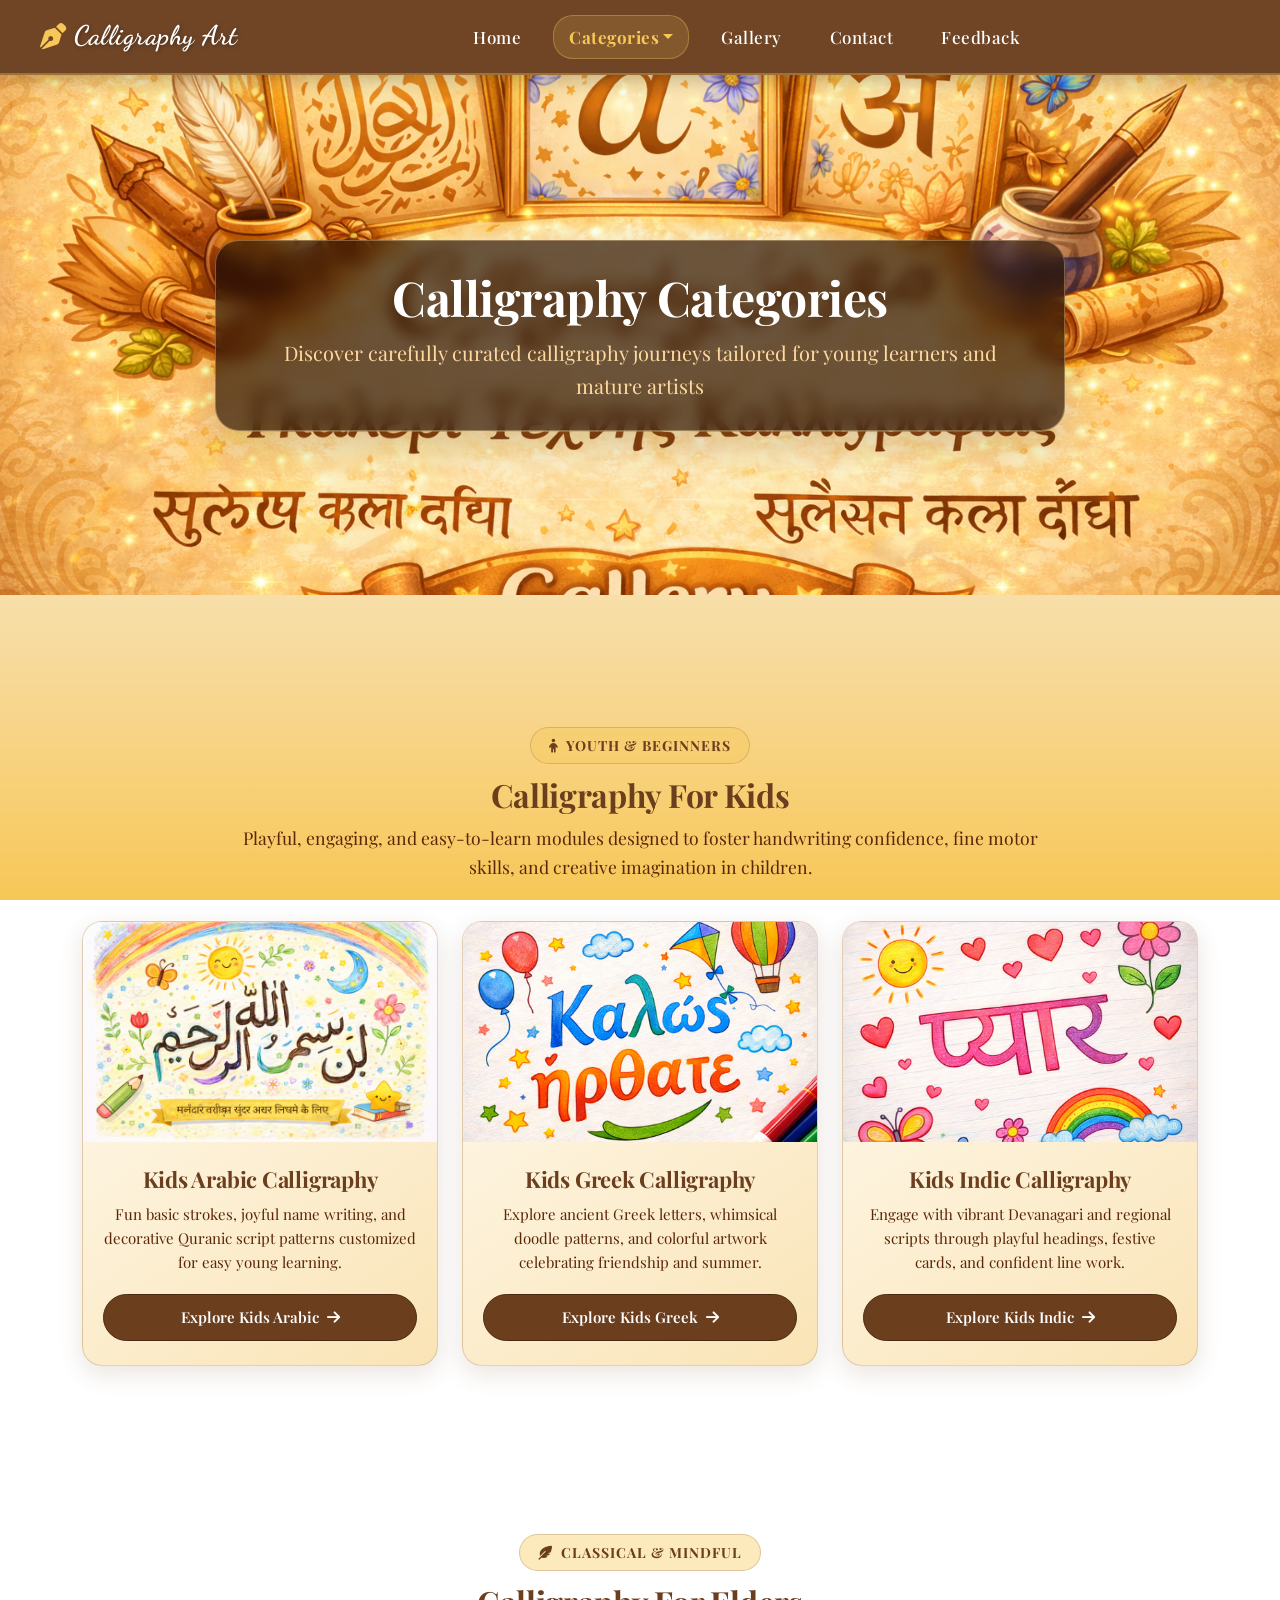
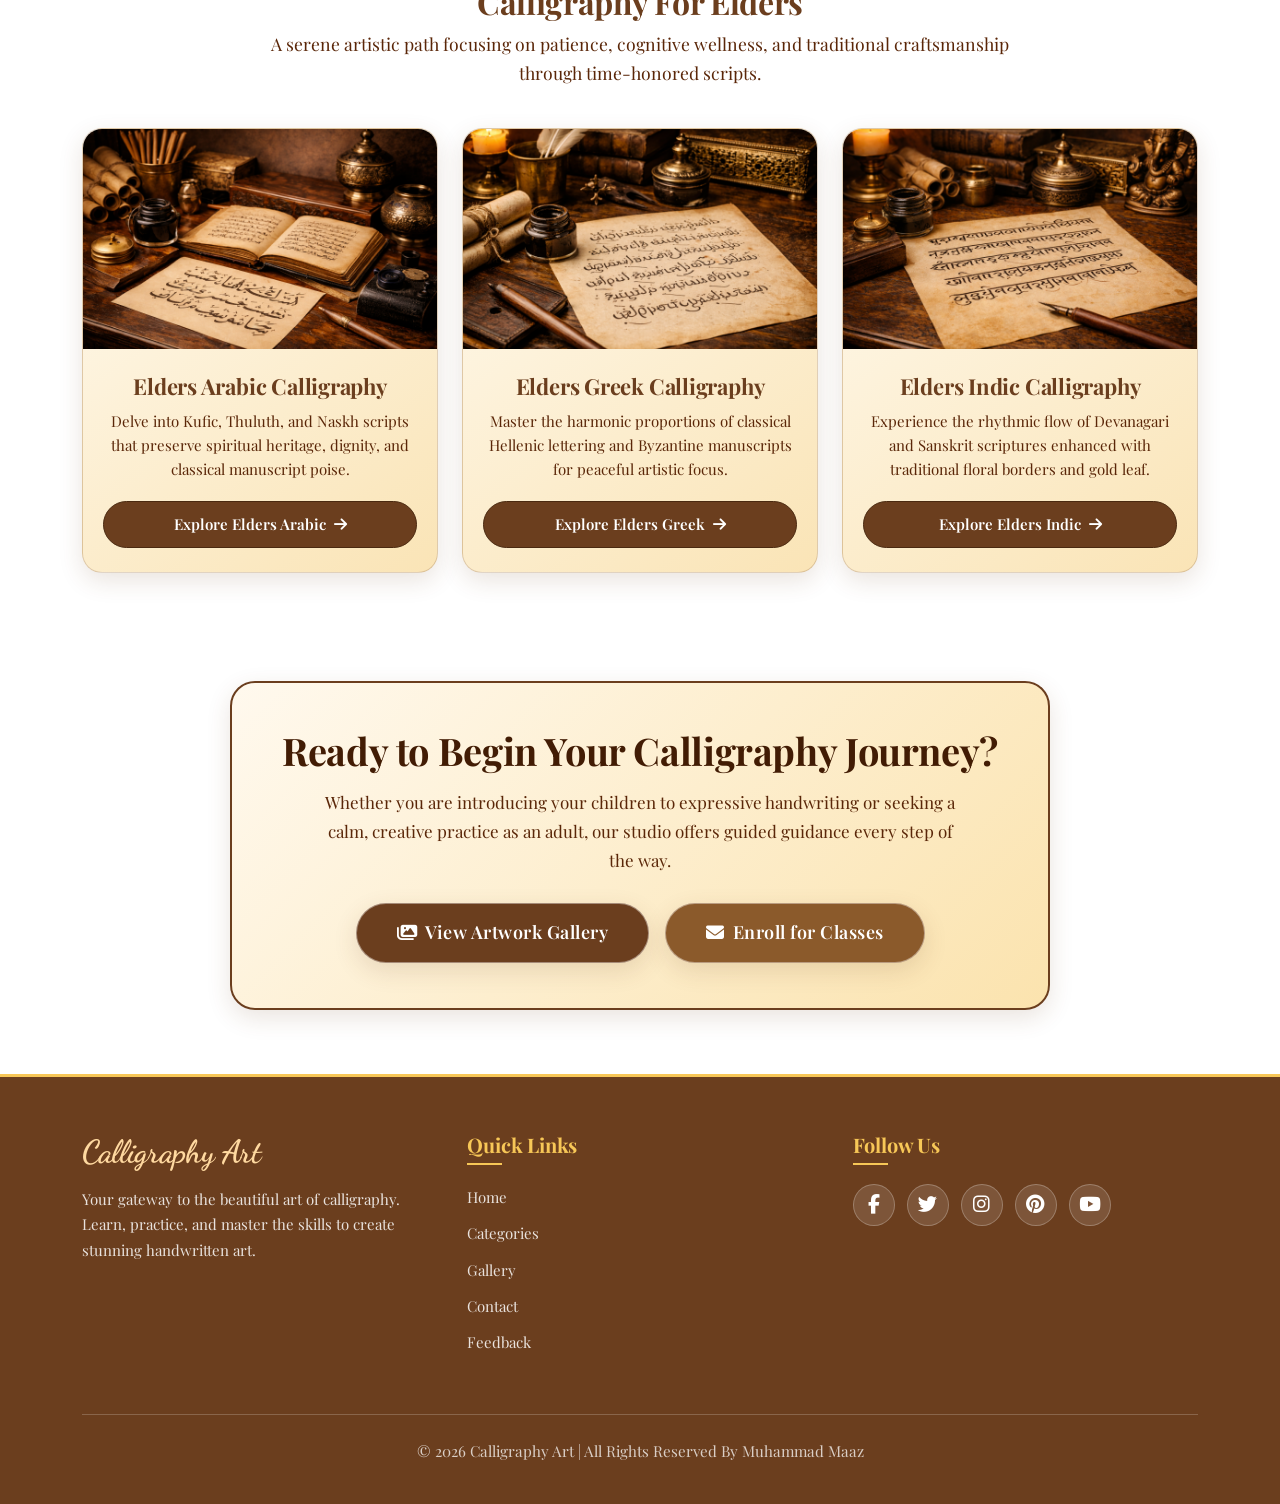
<file: catogries.html>
<!DOCTYPE html>
<html lang="en">
<head>
  <meta charset="UTF-8">
  <meta name="viewport" content="width=device-width, initial-scale=1.0">
  <title>Calligraphy Art | Categories</title>

  <!-- Google Fonts -->
  <link rel="preconnect" href="https://fonts.googleapis.com">
  <link rel="preconnect" href="https://fonts.gstatic.com" crossorigin>
  <link href="https://fonts.googleapis.com/css2?family=Cinzel:wght@500;700&family=Dancing+Script:wght@600;700&family=Playfair+Display:ital,wght@0,500;0,700;1,400&family=Plus+Jakarta+Sans:wght@400;500;600;700&display=swap" rel="stylesheet">

  <!-- Bootstrap 5 CSS -->
  <link href="https://cdn.jsdelivr.net/npm/bootstrap@5.3.2/dist/css/bootstrap.min.css" rel="stylesheet">

  <!-- Font Awesome Icons -->
  <link rel="stylesheet" href="https://cdnjs.cloudflare.com/ajax/libs/font-awesome/6.5.0/css/all.min.css">

  <!-- Custom CSS -->
  <link rel="stylesheet" href="style.css">
</head>

<body>

<!-- NAVBAR -->
<nav class="navbar navbar-expand-lg custom-navbar navbar-dark sticky-top">
  <div class="container-fluid px-lg-4">
    <a class="navbar-brand d-flex align-items-center gap-2" href="index.html">
      <i class="fas fa-pen-nib brand-icon"></i>
      <span>Calligraphy Art</span>
    </a>

    <!-- Responsive Toggler -->
    <button class="navbar-toggler" type="button" data-bs-toggle="collapse" data-bs-target="#mainNavbar" aria-controls="mainNavbar" aria-expanded="false" aria-label="Toggle navigation">
      <span class="navbar-toggler-icon"></span>
    </button>

    <div class="collapse navbar-collapse justify-content-center" id="mainNavbar">
      <ul class="navbar-nav gap-2 gap-lg-3">
        <li class="nav-item"><a class="nav-link px-3" href="index.html">Home</a></li>
        <li class="nav-item dropdown">
          <a class="nav-link px-3 dropdown-toggle active" href="#" data-bs-toggle="dropdown">Categories</a>
          <ul class="dropdown-menu">
            <li><a class="dropdown-item fw-bold active" href="catogries.html"><i class="fas fa-th-large me-2"></i>All Categories</a></li>
            <li><hr class="dropdown-divider border-secondary my-1"></li>
            <li class="dropdown-submenu">
              <a class="dropdown-item dropdown-toggle" href="#">For Kids</a>
              <ul class="dropdown-menu">
                <li><a class="dropdown-item" href="kids-arabic.html">Arabic</a></li>
                <li><a class="dropdown-item" href="kids-greek.html">Greek</a></li>
                <li><a class="dropdown-item" href="kids-indic.html">Indic</a></li>
              </ul>
            </li>
            <li class="dropdown-submenu">
              <a class="dropdown-item dropdown-toggle" href="#">For Elders</a>
              <ul class="dropdown-menu">
                <li><a class="dropdown-item" href="elders-arabic.html">Arabic</a></li>
                <li><a class="dropdown-item" href="elders-greek.html">Greek</a></li>
                <li><a class="dropdown-item" href="elders-indic.html">Indic</a></li>
              </ul>
            </li>
          </ul>
        </li>

        <li class="nav-item"><a class="nav-link px-3" href="gallery.html">Gallery</a></li>
        <li class="nav-item"><a class="nav-link px-3" href="contact.html">Contact</a></li>
        <li class="nav-item"><a class="nav-link px-3" href="feedback.html">Feedback</a></li>
      </ul>
    </div>
  </div>
</nav>

<!-- CATEGORIES HERO BANNER -->
<section class="categories-hero">
  <div class="categories-hero-overlay">
    <h1>Calligraphy Categories</h1>
    <p>Discover carefully curated calligraphy journeys tailored for young learners and mature artists</p>
  </div>
</section>

<!-- MAIN CATEGORIES CONTAINER -->
<main class="container my-5 pt-4">

  <!-- SECTION 1: FOR KIDS -->
  <section class="category-block mb-5">
    <div class="category-block-header">
      <span class="category-badge"><i class="fas fa-child me-1"></i> Youth & Beginners</span>
      <h2 style="color: var(--primary);">Calligraphy For Kids</h2>
      <p style="color: var(--text-body); font-size: 1.1rem;">
        Playful, engaging, and easy-to-learn modules designed to foster handwriting confidence, fine motor skills, and creative imagination in children.
      </p>
    </div>

    <div class="row g-4 justify-content-center">
      <!-- Kids Arabic -->
      <div class="col-lg-4 col-md-6">
        <div class="category-card">
          <div class="category-card-img-wrap">
            <img src="kids arabic artwork 1.png" alt="Kids Arabic Calligraphy">
          </div>
          <div class="category-card-body">
            <h3 class="category-card-title">Kids Arabic Calligraphy</h3>
            <p class="category-card-text">
              Fun basic strokes, joyful name writing, and decorative Quranic script patterns customized for easy young learning.
            </p>
            <a href="kids-arabic.html" class="category-card-btn">
              Explore Kids Arabic <i class="fas fa-arrow-right ms-1"></i>
            </a>
          </div>
        </div>
      </div>

      <!-- Kids Greek -->
      <div class="col-lg-4 col-md-6">
        <div class="category-card">
          <div class="category-card-img-wrap">
            <img src="kids greek artwork  1.png" alt="Kids Greek Calligraphy">
          </div>
          <div class="category-card-body">
            <h3 class="category-card-title">Kids Greek Calligraphy</h3>
            <p class="category-card-text">
              Explore ancient Greek letters, whimsical doodle patterns, and colorful artwork celebrating friendship and summer.
            </p>
            <a href="kids-greek.html" class="category-card-btn">
              Explore Kids Greek <i class="fas fa-arrow-right ms-1"></i>
            </a>
          </div>
        </div>
      </div>

      <!-- Kids Indic -->
      <div class="col-lg-4 col-md-6">
        <div class="category-card">
          <div class="category-card-img-wrap">
            <img src="kids indic artwork 1.png" alt="Kids Indic Calligraphy">
          </div>
          <div class="category-card-body">
            <h3 class="category-card-title">Kids Indic Calligraphy</h3>
            <p class="category-card-text">
              Engage with vibrant Devanagari and regional scripts through playful headings, festive cards, and confident line work.
            </p>
            <a href="kids-indic.html" class="category-card-btn">
              Explore Kids Indic <i class="fas fa-arrow-right ms-1"></i>
            </a>
          </div>
        </div>
      </div>
    </div>
  </section>

  <!-- SECTION 2: FOR ELDERS -->
  <section class="category-block mb-5">
    <div class="category-block-header">
      <span class="category-badge"><i class="fas fa-feather-alt me-1"></i> Classical & Mindful</span>
      <h2 style="color: var(--primary);">Calligraphy For Elders</h2>
      <p style="color: var(--text-body); font-size: 1.1rem;">
        A serene artistic path focusing on patience, cognitive wellness, and traditional craftsmanship through time-honored scripts.
      </p>
    </div>

    <div class="row g-4 justify-content-center">
      <!-- Elders Arabic -->
      <div class="col-lg-4 col-md-6">
        <div class="category-card">
          <div class="category-card-img-wrap">
            <img src="elders arabic calligraphy.png" alt="Elders Arabic Calligraphy">
          </div>
          <div class="category-card-body">
            <h3 class="category-card-title">Elders Arabic Calligraphy</h3>
            <p class="category-card-text">
              Delve into Kufic, Thuluth, and Naskh scripts that preserve spiritual heritage, dignity, and classical manuscript poise.
            </p>
            <a href="elders-arabic.html" class="category-card-btn">
              Explore Elders Arabic <i class="fas fa-arrow-right ms-1"></i>
            </a>
          </div>
        </div>
      </div>

      <!-- Elders Greek -->
      <div class="col-lg-4 col-md-6">
        <div class="category-card">
          <div class="category-card-img-wrap">
            <img src="elders greek calligraphy.png" alt="Elders Greek Calligraphy">
          </div>
          <div class="category-card-body">
            <h3 class="category-card-title">Elders Greek Calligraphy</h3>
            <p class="category-card-text">
              Master the harmonic proportions of classical Hellenic lettering and Byzantine manuscripts for peaceful artistic focus.
            </p>
            <a href="elders-greek.html" class="category-card-btn">
              Explore Elders Greek <i class="fas fa-arrow-right ms-1"></i>
            </a>
          </div>
        </div>
      </div>

      <!-- Elders Indic -->
      <div class="col-lg-4 col-md-6">
        <div class="category-card">
          <div class="category-card-img-wrap">
            <img src="elders indic caligraphy.png" alt="Elders Indic Calligraphy">
          </div>
          <div class="category-card-body">
            <h3 class="category-card-title">Elders Indic Calligraphy</h3>
            <p class="category-card-text">
              Experience the rhythmic flow of Devanagari and Sanskrit scriptures enhanced with traditional floral borders and gold leaf.
            </p>
            <a href="elders-indic.html" class="category-card-btn">
              Explore Elders Indic <i class="fas fa-arrow-right ms-1"></i>
            </a>
          </div>
        </div>
      </div>
    </div>
  </section>

  <!-- CTA SECTION -->
  <section class="my-5">
    <div class="cta-container">
      <h2 class="cta-heading">Ready to Begin Your Calligraphy Journey?</h2>
      <p class="cta-paragraph">
        Whether you are introducing your children to expressive handwriting or seeking a calm, creative practice as an adult, our studio offers guided guidance every step of the way.
      </p>
      <div class="d-flex justify-content-center gap-3 flex-wrap">
        <a href="gallery.html" class="cta-btn">
          <i class="fas fa-images me-2"></i>View Artwork Gallery
        </a>
        <a href="contact.html" class="cta-btn" style="background: var(--primary-light);">
          <i class="fas fa-envelope me-2"></i>Enroll for Classes
        </a>
      </div>
    </div>
  </section>

</main>

<!-- FOOTER -->
<footer>
  <div class="container">
    <div class="footer-container">
      <div class="footer-logo">
        <h3>Calligraphy Art</h3>
        <p>Your gateway to the beautiful art of calligraphy. Learn, practice, and master the skills to create stunning handwritten art.</p>
      </div>
      <div class="footer-links">
        <h4>Quick Links</h4>
        <ul>
          <li><a href="index.html">Home</a></li>
          <li><a href="catogries.html">Categories</a></li>
          <li><a href="gallery.html">Gallery</a></li>
          <li><a href="contact.html">Contact</a></li>
          <li><a href="feedback.html">Feedback</a></li>     
        </ul>
      </div>
      <div class="footer-social">
        <h4>Follow Us</h4>
        <div class="social-icons">
          <a href="#" aria-label="Facebook"><i class="fab fa-facebook-f"></i></a>
          <a href="#" aria-label="Twitter"><i class="fab fa-twitter"></i></a>
          <a href="#" aria-label="Instagram"><i class="fab fa-instagram"></i></a>
          <a href="#" aria-label="Pinterest"><i class="fab fa-pinterest"></i></a>
          <a href="#" aria-label="YouTube"><i class="fab fa-youtube"></i></a>
        </div>
      </div>
    </div>
    <div class="copyright">
      <p>&copy; 2026 Calligraphy Art | All Rights Reserved By Muhammad Maaz</p>
    </div>
  </div>
</footer>

<!-- Bootstrap JS -->
<script src="https://cdn.jsdelivr.net/npm/bootstrap@5.3.2/dist/js/bootstrap.bundle.min.js"></script>

</body>
</html>
</file>
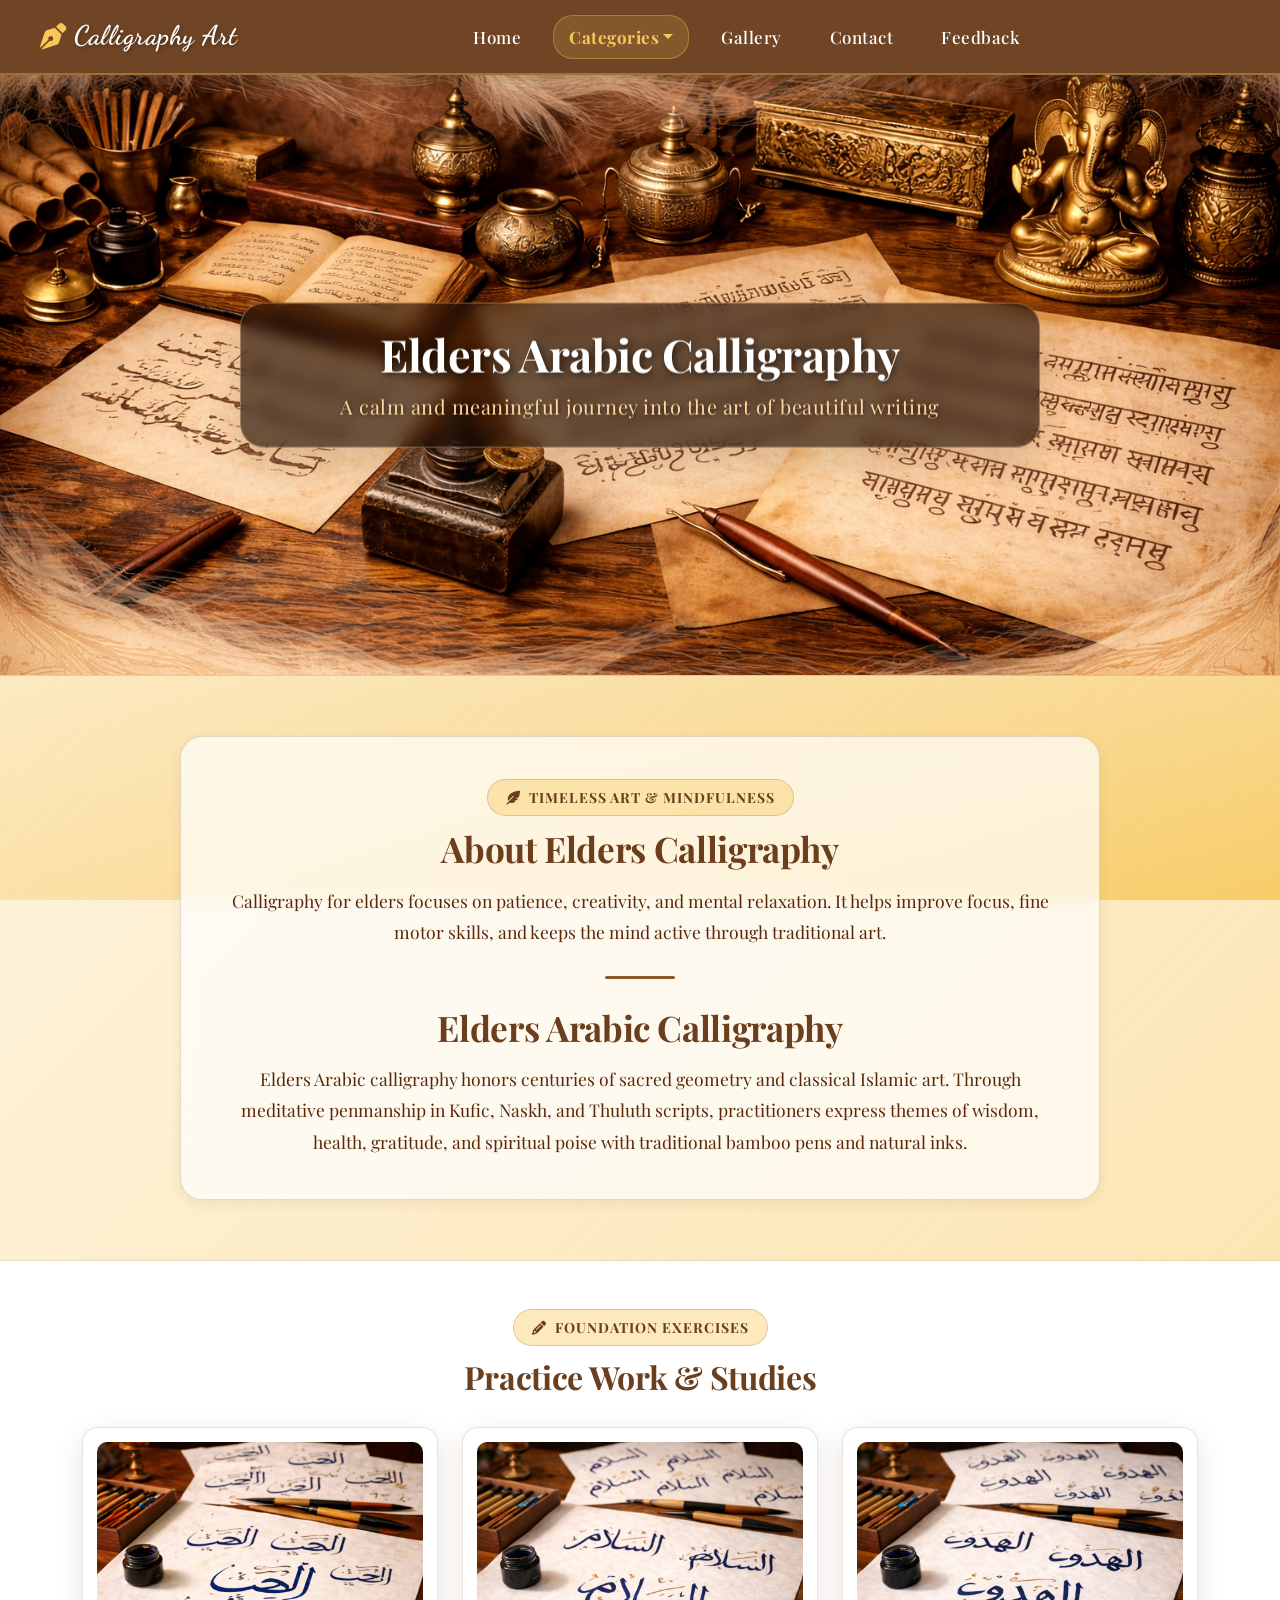
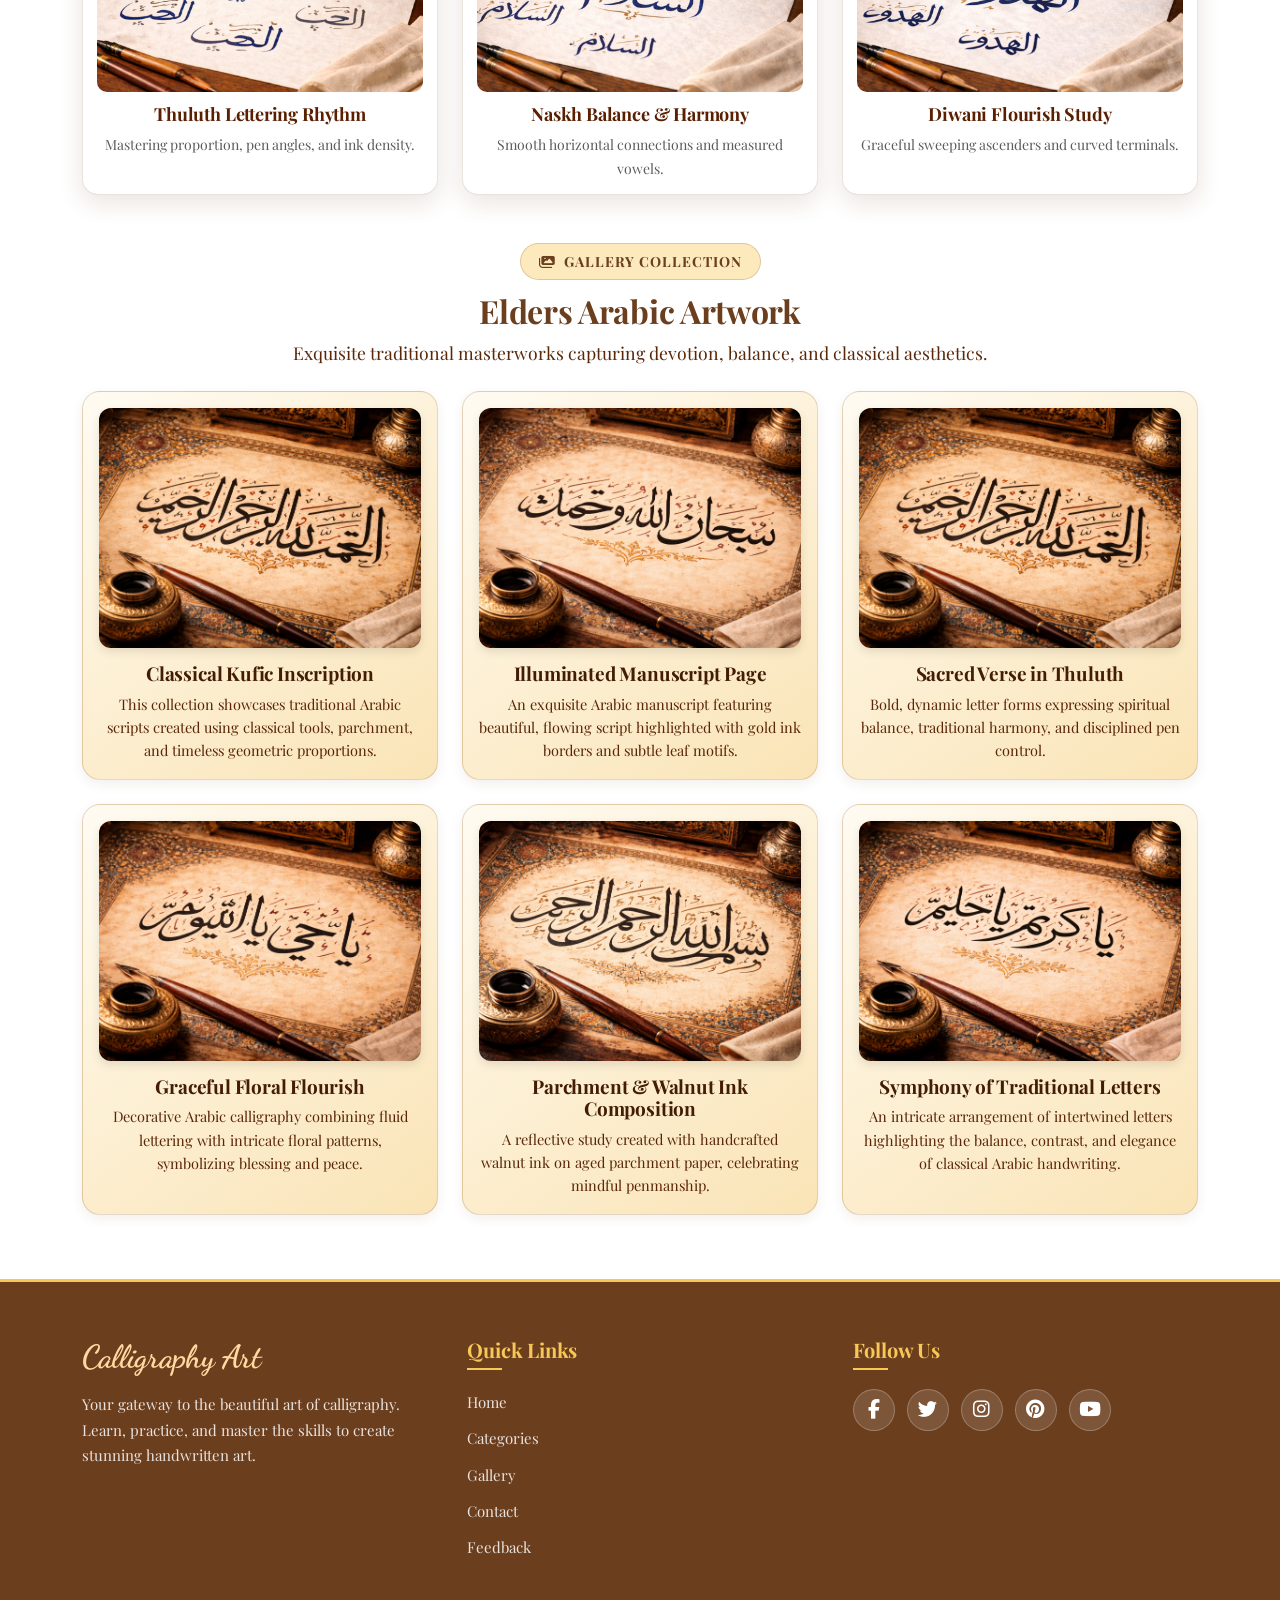
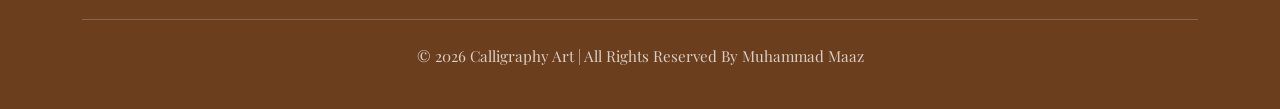
<file: elders-arabic.html>
<!DOCTYPE html>
<html lang="en">
<head>
  <meta charset="UTF-8">
  <meta name="viewport" content="width=device-width, initial-scale=1.0">
  <title>Calligraphy Art | Elders Arabic Calligraphy</title>

  <!-- Google Fonts -->
  <link rel="preconnect" href="https://fonts.googleapis.com">
  <link rel="preconnect" href="https://fonts.gstatic.com" crossorigin>
  <link href="https://fonts.googleapis.com/css2?family=Cinzel:wght@500;700&family=Dancing+Script:wght@600;700&family=Playfair+Display:ital,wght@0,500;0,700;1,400&family=Plus+Jakarta+Sans:wght@400;500;600;700&display=swap" rel="stylesheet">

  <!-- Bootstrap 5 CSS -->
  <link href="https://cdn.jsdelivr.net/npm/bootstrap@5.3.2/dist/css/bootstrap.min.css" rel="stylesheet">

  <!-- Font Awesome Icons -->
  <link rel="stylesheet" href="https://cdnjs.cloudflare.com/ajax/libs/font-awesome/6.5.0/css/all.min.css">

  <!-- Custom CSS -->
  <link rel="stylesheet" href="style.css">
</head>

<body>

<!-- NAVBAR -->
<nav class="navbar navbar-expand-lg custom-navbar navbar-dark sticky-top">
  <div class="container-fluid px-lg-4">
    <a class="navbar-brand d-flex align-items-center gap-2" href="index.html">
      <i class="fas fa-pen-nib brand-icon"></i>
      <span>Calligraphy Art</span>
    </a>

    <!-- Responsive Toggler -->
    <button class="navbar-toggler" type="button" data-bs-toggle="collapse" data-bs-target="#mainNavbar" aria-controls="mainNavbar" aria-expanded="false" aria-label="Toggle navigation">
      <span class="navbar-toggler-icon"></span>
    </button>

    <div class="collapse navbar-collapse justify-content-center" id="mainNavbar">
      <ul class="navbar-nav gap-2 gap-lg-3">
        <li class="nav-item"><a class="nav-link px-3" href="index.html">Home</a></li>
        <li class="nav-item dropdown">
          <a class="nav-link px-3 dropdown-toggle active" href="#" data-bs-toggle="dropdown">Categories</a>
          <ul class="dropdown-menu">
            <li><a class="dropdown-item fw-bold" href="catogries.html"><i class="fas fa-th-large me-2"></i>All Categories</a></li>
            <li><hr class="dropdown-divider border-secondary my-1"></li>
            <li class="dropdown-submenu">
              <a class="dropdown-item dropdown-toggle" href="#">For Kids</a>
              <ul class="dropdown-menu">
                <li><a class="dropdown-item" href="kids-arabic.html">Arabic</a></li>
                <li><a class="dropdown-item" href="kids-greek.html">Greek</a></li>
                <li><a class="dropdown-item" href="kids-indic.html">Indic</a></li>
              </ul>
            </li>
            <li class="dropdown-submenu">
              <a class="dropdown-item dropdown-toggle active" href="#">For Elders</a>
              <ul class="dropdown-menu">
                <li><a class="dropdown-item active" href="elders-arabic.html">Arabic</a></li>
                <li><a class="dropdown-item" href="elders-greek.html">Greek</a></li>
                <li><a class="dropdown-item" href="elders-indic.html">Indic</a></li>
              </ul>
            </li>
          </ul>
        </li>

        <li class="nav-item"><a class="nav-link px-3" href="gallery.html">Gallery</a></li>
        <li class="nav-item"><a class="nav-link px-3" href="contact.html">Contact</a></li>
        <li class="nav-item"><a class="nav-link px-3" href="feedback.html">Feedback</a></li>
      </ul>
    </div>
  </div>
</nav>

<!-- ELDERS BANNER -->
<section class="eldersbanner">
  <img src="Elders Banner 2.png" alt="Calligraphy for Elders Banner">
  <div class="banner-overlay">
    <h1 class="fw-bold">Elders Arabic Calligraphy</h1>
    <p>A calm and meaningful journey into the art of beautiful writing</p>
  </div>
</section>

<!-- ABOUT SECTION -->
<section id="about" class="elders-calligraphy-about">
  <div class="elders-about-card">
    <span class="category-badge"><i class="fas fa-feather-alt me-1"></i> Timeless Art & Mindfulness</span>
    <h2>About Elders Calligraphy</h2>
    <p>
      Calligraphy for elders focuses on patience, creativity, and mental relaxation.
      It helps improve focus, fine motor skills, and keeps the mind active through traditional art.
    </p>

    <div class="elders-divider"></div>

    <h2>Elders Arabic Calligraphy</h2>
    <p>
      Elders Arabic calligraphy honors centuries of sacred geometry and classical Islamic art. Through meditative penmanship in Kufic, Naskh, and Thuluth scripts, practitioners express themes of wisdom, health, gratitude, and spiritual poise with traditional bamboo pens and natural inks.
    </p>
  </div>
</section>

<!-- PRACTICE WORK -->
<section class="container my-5 text-center">
  <span class="category-badge"><i class="fas fa-pencil-alt me-1"></i> Foundation Exercises</span>
  <h2 style="color: var(--primary); margin-bottom: 30px;">Practice Work & Studies</h2>

  <div class="row justify-content-center g-4">
    <!-- Arabic Practice 1 -->
    <div class="col-lg-4 col-md-6">
      <div class="practice-card">
        <img src="elders arabic practice 1.png" alt="Thuluth Script Stroke Practice">
        <h4 class="arabic-title">Thuluth Lettering Rhythm</h4>
        <p class="text-muted small mt-2 mb-0">Mastering proportion, pen angles, and ink density.</p>
      </div>
    </div>

    <!-- Arabic Practice 2 -->
    <div class="col-lg-4 col-md-6">
      <div class="practice-card">
        <img src="elders arabic practice 2.png" alt="Naskh Script Precision">
        <h4 class="arabic-title">Naskh Balance & Harmony</h4>
        <p class="text-muted small mt-2 mb-0">Smooth horizontal connections and measured vowels.</p>
      </div>
    </div>

    <!-- Arabic Practice 3 -->
    <div class="col-lg-4 col-md-6">
      <div class="practice-card">
        <img src="elders arabic practice 3.png" alt="Diwani Flourish Study">
        <h4 class="arabic-title">Diwani Flourish Study</h4>
        <p class="text-muted small mt-2 mb-0">Graceful sweeping ascenders and curved terminals.</p>
      </div>
    </div>
  </div>
</section>

<!-- ARABIC ARTWORK -->
<section class="container my-5">
  <div class="text-center mb-4">
    <span class="category-badge"><i class="fas fa-images me-1"></i> Gallery Collection</span>
    <h2 style="color: var(--primary);">Elders Arabic Artwork</h2>
    <p style="color: var(--text-body); max-width: 700px; margin: 0 auto; font-size: 1.1rem;">
      Exquisite traditional masterworks capturing devotion, balance, and classical aesthetics.
    </p>
  </div>

  <div class="row g-4">
    <div class="col-lg-4 col-md-6">
      <div class="artwork-card">
        <img src="elders arabic artwork 1.png" class="artwork-img" alt="Classical Arabic Calligraphy">
        <h5 class="artwork-title">Classical Kufic Inscription</h5>
        <p class="artwork-desc">
          This collection showcases traditional Arabic scripts created using classical tools, parchment, and timeless geometric proportions.
        </p>
      </div>
    </div>

    <div class="col-lg-4 col-md-6">
      <div class="artwork-card">
        <img src="elders arabic artwork2.png" class="artwork-img" alt="Arabic Manuscript Illumination">
        <h5 class="artwork-title">Illuminated Manuscript Page</h5>
        <p class="artwork-desc">
          An exquisite Arabic manuscript featuring beautiful, flowing script highlighted with gold ink borders and subtle leaf motifs.
        </p>
      </div>
    </div>

    <div class="col-lg-4 col-md-6">
      <div class="artwork-card">
        <img src="elders arabic artwork3.png" class="artwork-img" alt="Thuluth Calligraphy Piece">
        <h5 class="artwork-title">Sacred Verse in Thuluth</h5>
        <p class="artwork-desc">
          Bold, dynamic letter forms expressing spiritual balance, traditional harmony, and disciplined pen control.
        </p>
      </div>
    </div>

    <div class="col-lg-4 col-md-6">
      <div class="artwork-card">
        <img src="elders arabic artwork4.png" class="artwork-img" alt="Decorative Arabic Script">
        <h5 class="artwork-title">Graceful Floral Flourish</h5>
        <p class="artwork-desc">
          Decorative Arabic calligraphy combining fluid lettering with intricate floral patterns, symbolizing blessing and peace.
        </p>
      </div>
    </div>

    <div class="col-lg-4 col-md-6">
      <div class="artwork-card">
        <img src="elders arabic artwork5.png" class="artwork-img" alt="Meditation on Ink">
        <h5 class="artwork-title">Parchment & Walnut Ink Composition</h5>
        <p class="artwork-desc">
          A reflective study created with handcrafted walnut ink on aged parchment paper, celebrating mindful penmanship.
        </p>
      </div>
    </div>

    <div class="col-lg-4 col-md-6">
      <div class="artwork-card">
        <img src="elders arabic artwork6.png" class="artwork-img" alt="Symphony of Arabic Letters">
        <h5 class="artwork-title">Symphony of Traditional Letters</h5>
        <p class="artwork-desc">
          An intricate arrangement of intertwined letters highlighting the balance, contrast, and elegance of classical Arabic handwriting.
        </p>
      </div>
    </div>
  </div>
</section>

<!-- FOOTER -->
<footer>
  <div class="container">
    <div class="footer-container">
      <div class="footer-logo">
        <h3>Calligraphy Art</h3>
        <p>Your gateway to the beautiful art of calligraphy. Learn, practice, and master the skills to create stunning handwritten art.</p>
      </div>
      <div class="footer-links">
        <h4>Quick Links</h4>
        <ul>
          <li><a href="index.html">Home</a></li>
          <li><a href="catogries.html">Categories</a></li>
          <li><a href="gallery.html">Gallery</a></li>
          <li><a href="contact.html">Contact</a></li>
          <li><a href="feedback.html">Feedback</a></li>     
        </ul>
      </div>
      <div class="footer-social">
        <h4>Follow Us</h4>
        <div class="social-icons">
          <a href="#" aria-label="Facebook"><i class="fab fa-facebook-f"></i></a>
          <a href="#" aria-label="Twitter"><i class="fab fa-twitter"></i></a>
          <a href="#" aria-label="Instagram"><i class="fab fa-instagram"></i></a>
          <a href="#" aria-label="Pinterest"><i class="fab fa-pinterest"></i></a>
          <a href="#" aria-label="YouTube"><i class="fab fa-youtube"></i></a>
        </div>
      </div>
    </div>
    <div class="copyright">
      <p>&copy; 2026 Calligraphy Art | All Rights Reserved By Muhammad Maaz</p>
    </div>
  </div>
</footer>

<!-- Scripts -->
<script src="https://cdn.jsdelivr.net/npm/bootstrap@5.3.2/dist/js/bootstrap.bundle.min.js"></script>

</body>
</html>
</file>
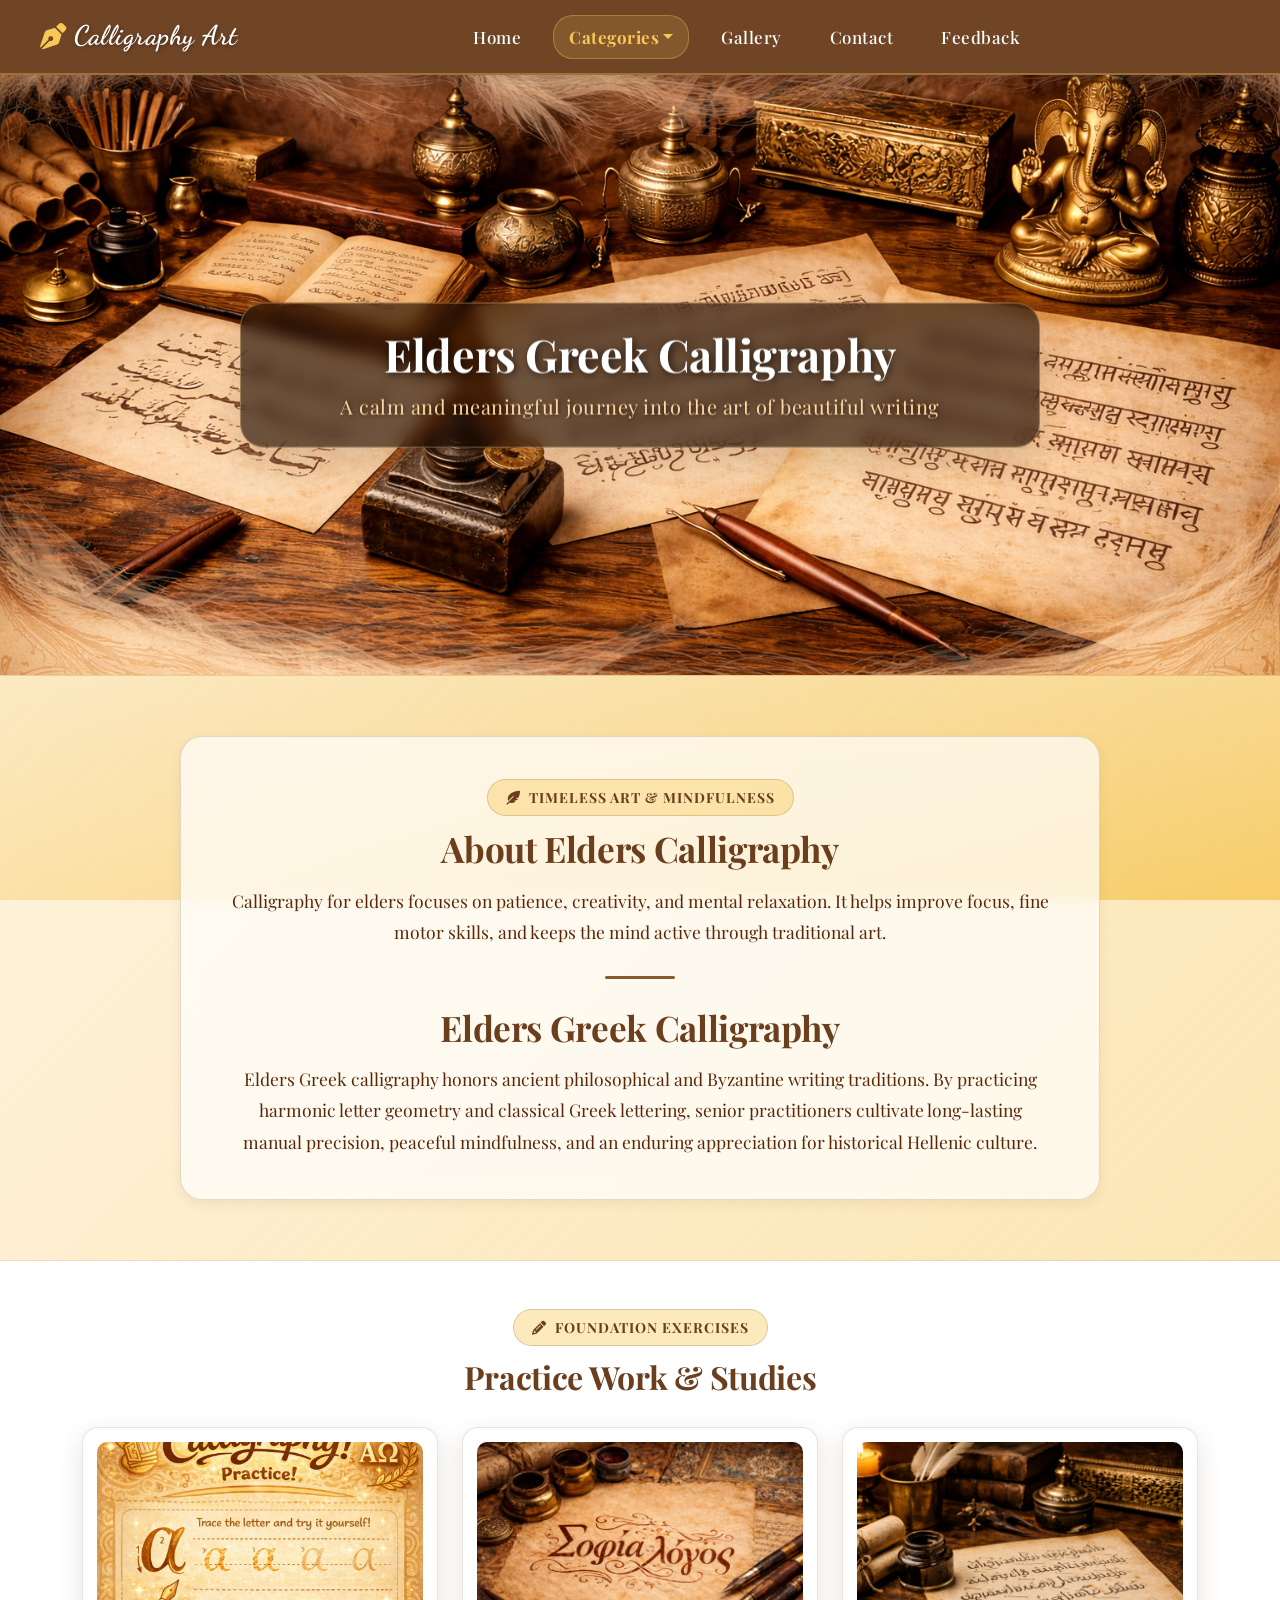
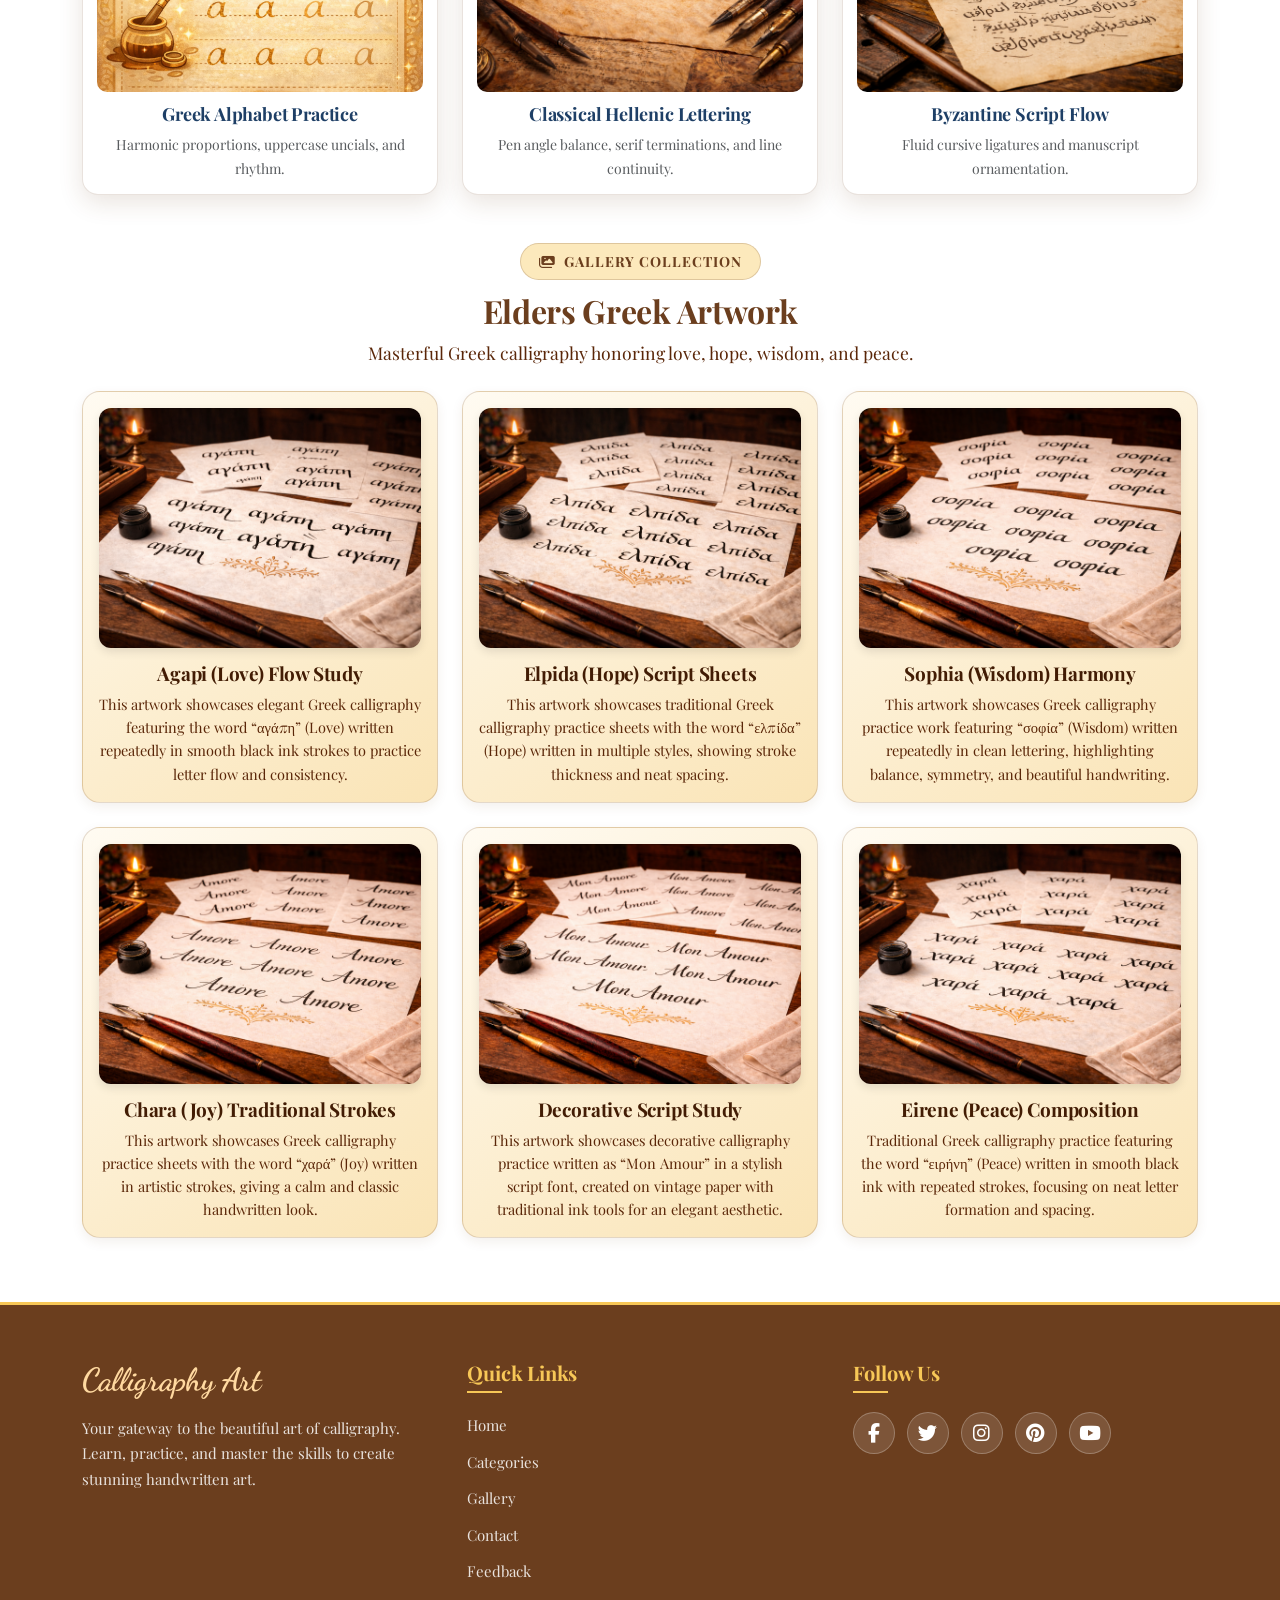
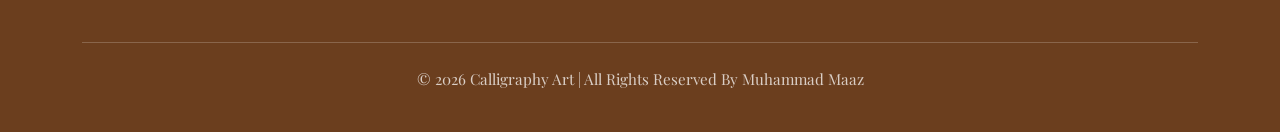
<file: elders-greek.html>
<!DOCTYPE html>
<html lang="en">
<head>
  <meta charset="UTF-8">
  <meta name="viewport" content="width=device-width, initial-scale=1.0">
  <title>Calligraphy Art | Elders Greek Calligraphy</title>

  <!-- Google Fonts -->
  <link rel="preconnect" href="https://fonts.googleapis.com">
  <link rel="preconnect" href="https://fonts.gstatic.com" crossorigin>
  <link href="https://fonts.googleapis.com/css2?family=Cinzel:wght@500;700&family=Dancing+Script:wght@600;700&family=Playfair+Display:ital,wght@0,500;0,700;1,400&family=Plus+Jakarta+Sans:wght@400;500;600;700&display=swap" rel="stylesheet">

  <!-- Bootstrap 5 CSS -->
  <link href="https://cdn.jsdelivr.net/npm/bootstrap@5.3.2/dist/css/bootstrap.min.css" rel="stylesheet">

  <!-- Font Awesome Icons -->
  <link rel="stylesheet" href="https://cdnjs.cloudflare.com/ajax/libs/font-awesome/6.5.0/css/all.min.css">

  <!-- Custom CSS -->
  <link rel="stylesheet" href="style.css">
</head>

<body>

<!-- NAVBAR -->
<nav class="navbar navbar-expand-lg custom-navbar navbar-dark sticky-top">
  <div class="container-fluid px-lg-4">
    <a class="navbar-brand d-flex align-items-center gap-2" href="index.html">
      <i class="fas fa-pen-nib brand-icon"></i>
      <span>Calligraphy Art</span>
    </a>

    <!-- Responsive Toggler -->
    <button class="navbar-toggler" type="button" data-bs-toggle="collapse" data-bs-target="#mainNavbar" aria-controls="mainNavbar" aria-expanded="false" aria-label="Toggle navigation">
      <span class="navbar-toggler-icon"></span>
    </button>

    <div class="collapse navbar-collapse justify-content-center" id="mainNavbar">
      <ul class="navbar-nav gap-2 gap-lg-3">
        <li class="nav-item"><a class="nav-link px-3" href="index.html">Home</a></li>
        <li class="nav-item dropdown">
          <a class="nav-link px-3 dropdown-toggle active" href="#" data-bs-toggle="dropdown">Categories</a>
          <ul class="dropdown-menu">
            <li><a class="dropdown-item fw-bold" href="catogries.html"><i class="fas fa-th-large me-2"></i>All Categories</a></li>
            <li><hr class="dropdown-divider border-secondary my-1"></li>
            <li class="dropdown-submenu">
              <a class="dropdown-item dropdown-toggle" href="#">For Kids</a>
              <ul class="dropdown-menu">
                <li><a class="dropdown-item" href="kids-arabic.html">Arabic</a></li>
                <li><a class="dropdown-item" href="kids-greek.html">Greek</a></li>
                <li><a class="dropdown-item" href="kids-indic.html">Indic</a></li>
              </ul>
            </li>
            <li class="dropdown-submenu">
              <a class="dropdown-item dropdown-toggle active" href="#">For Elders</a>
              <ul class="dropdown-menu">
                <li><a class="dropdown-item" href="elders-arabic.html">Arabic</a></li>
                <li><a class="dropdown-item active" href="elders-greek.html">Greek</a></li>
                <li><a class="dropdown-item" href="elders-indic.html">Indic</a></li>
              </ul>
            </li>
          </ul>
        </li>

        <li class="nav-item"><a class="nav-link px-3" href="gallery.html">Gallery</a></li>
        <li class="nav-item"><a class="nav-link px-3" href="contact.html">Contact</a></li>
        <li class="nav-item"><a class="nav-link px-3" href="feedback.html">Feedback</a></li>
      </ul>
    </div>
  </div>
</nav>

<!-- ELDERS BANNER -->
<section class="eldersbanner">
  <img src="Elders Banner 2.png" alt="Calligraphy for Elders Banner">
  <div class="banner-overlay">
    <h1 class="fw-bold">Elders Greek Calligraphy</h1>
    <p>A calm and meaningful journey into the art of beautiful writing</p>
  </div>
</section>

<!-- ABOUT SECTION -->
<section id="about" class="elders-calligraphy-about">
  <div class="elders-about-card">
    <span class="category-badge"><i class="fas fa-feather-alt me-1"></i> Timeless Art & Mindfulness</span>
    <h2>About Elders Calligraphy</h2>
    <p>
      Calligraphy for elders focuses on patience, creativity, and mental relaxation.
      It helps improve focus, fine motor skills, and keeps the mind active through traditional art.
    </p>

    <div class="elders-divider"></div>

    <h2>Elders Greek Calligraphy</h2>
    <p>
      Elders Greek calligraphy honors ancient philosophical and Byzantine writing traditions. By practicing harmonic letter geometry and classical Greek lettering, senior practitioners cultivate long-lasting manual precision, peaceful mindfulness, and an enduring appreciation for historical Hellenic culture.
    </p>
  </div>
</section>

<!-- PRACTICE WORK -->
<section class="container my-5 text-center">
  <span class="category-badge"><i class="fas fa-pencil-alt me-1"></i> Foundation Exercises</span>
  <h2 style="color: var(--primary); margin-bottom: 30px;">Practice Work & Studies</h2>

  <div class="row justify-content-center g-4">
    <!-- Greek Practice 1 -->
    <div class="col-lg-4 col-md-6">
      <div class="practice-card">
        <img src="Greek calligraphy practice.png" alt="Greek Alphabet & Lettering Practice">
        <h4 class="greek-title">Greek Alphabet Practice</h4>
        <p class="text-muted small mt-2 mb-0">Harmonic proportions, uppercase uncials, and rhythm.</p>
      </div>
    </div>

    <!-- Greek Practice 2 -->
    <div class="col-lg-4 col-md-6">
      <div class="practice-card">
        <img src="Greek calligraphy.png" alt="Classical Greek Lettering">
        <h4 class="greek-title">Classical Hellenic Lettering</h4>
        <p class="text-muted small mt-2 mb-0">Pen angle balance, serif terminations, and line continuity.</p>
      </div>
    </div>

    <!-- Greek Practice 3 -->
    <div class="col-lg-4 col-md-6">
      <div class="practice-card">
        <img src="elders greek calligraphy.png" alt="Byzantine & Hellenic Script">
        <h4 class="greek-title">Byzantine Script Flow</h4>
        <p class="text-muted small mt-2 mb-0">Fluid cursive ligatures and manuscript ornamentation.</p>
      </div>
    </div>
  </div>
</section>

<!-- GREEK ARTWORK -->
<section class="container my-5">
  <div class="text-center mb-4">
    <span class="category-badge"><i class="fas fa-images me-1"></i> Gallery Collection</span>
    <h2 style="color: var(--primary);">Elders Greek Artwork</h2>
    <p style="color: var(--text-body); max-width: 700px; margin: 0 auto; font-size: 1.1rem;">
      Masterful Greek calligraphy honoring love, hope, wisdom, and peace.
    </p>
  </div>

  <div class="row g-4">
    <div class="col-lg-4 col-md-6">
      <div class="artwork-card">
        <img src="elders greek artwork1.png" class="artwork-img" alt="Agapi Love Study">
        <h5 class="artwork-title">Agapi (Love) Flow Study</h5>
        <p class="artwork-desc">
          This artwork showcases elegant Greek calligraphy featuring the word “αγάπη” (Love) written repeatedly in smooth black ink strokes to practice letter flow and consistency.
        </p>
      </div>
    </div>

    <div class="col-lg-4 col-md-6">
      <div class="artwork-card">
        <img src="elders greek artwork2.png" class="artwork-img" alt="Elpida Hope Sheet">
        <h5 class="artwork-title">Elpida (Hope) Script Sheets</h5>
        <p class="artwork-desc">
          This artwork showcases traditional Greek calligraphy practice sheets with the word “ελπίδα” (Hope) written in multiple styles, showing stroke thickness and neat spacing.
        </p>
      </div>
    </div>

    <div class="col-lg-4 col-md-6">
      <div class="artwork-card">
        <img src="elders greek artwork3.png" class="artwork-img" alt="Sophia Wisdom Harmony">
        <h5 class="artwork-title">Sophia (Wisdom) Harmony</h5>
        <p class="artwork-desc">
          This artwork showcases Greek calligraphy practice work featuring “σοφία” (Wisdom) written repeatedly in clean lettering, highlighting balance, symmetry, and beautiful handwriting.
        </p>
      </div>
    </div>

    <div class="col-lg-4 col-md-6">
      <div class="artwork-card">
        <img src="eledrs greek artwork4.png" class="artwork-img" alt="Chara Joy Strokes">
        <h5 class="artwork-title">Chara (Joy) Traditional Strokes</h5>
        <p class="artwork-desc">
          This artwork showcases Greek calligraphy practice sheets with the word “χαρά” (Joy) written in artistic strokes, giving a calm and classic handwritten look.
        </p>
      </div>
    </div>

    <div class="col-lg-4 col-md-6">
      <div class="artwork-card">
        <img src="elders greek artwork5.png" class="artwork-img" alt="Decorative Script Mon Amour">
        <h5 class="artwork-title">Decorative Script Study</h5>
        <p class="artwork-desc">
          This artwork showcases decorative calligraphy practice written as “Mon Amour” in a stylish script font, created on vintage paper with traditional ink tools for an elegant aesthetic.
        </p>
      </div>
    </div>

    <div class="col-lg-4 col-md-6">
      <div class="artwork-card">
        <img src="elders greek artwork6.png" class="artwork-img" alt="Eirene Peace Composition">
        <h5 class="artwork-title">Eirene (Peace) Composition</h5>
        <p class="artwork-desc">
          Traditional Greek calligraphy practice featuring the word “ειρήνη” (Peace) written in smooth black ink with repeated strokes, focusing on neat letter formation and spacing.
        </p>
      </div>
    </div>
  </div>
</section>

<!-- FOOTER -->
<footer>
  <div class="container">
    <div class="footer-container">
      <div class="footer-logo">
        <h3>Calligraphy Art</h3>
        <p>Your gateway to the beautiful art of calligraphy. Learn, practice, and master the skills to create stunning handwritten art.</p>
      </div>
      <div class="footer-links">
        <h4>Quick Links</h4>
        <ul>
          <li><a href="index.html">Home</a></li>
          <li><a href="catogries.html">Categories</a></li>
          <li><a href="gallery.html">Gallery</a></li>
          <li><a href="contact.html">Contact</a></li>
          <li><a href="feedback.html">Feedback</a></li>     
        </ul>
      </div>
      <div class="footer-social">
        <h4>Follow Us</h4>
        <div class="social-icons">
          <a href="#" aria-label="Facebook"><i class="fab fa-facebook-f"></i></a>
          <a href="#" aria-label="Twitter"><i class="fab fa-twitter"></i></a>
          <a href="#" aria-label="Instagram"><i class="fab fa-instagram"></i></a>
          <a href="#" aria-label="Pinterest"><i class="fab fa-pinterest"></i></a>
          <a href="#" aria-label="YouTube"><i class="fab fa-youtube"></i></a>
        </div>
      </div>
    </div>
    <div class="copyright">
      <p>&copy; 2026 Calligraphy Art | All Rights Reserved By Muhammad Maaz</p>
    </div>
  </div>
</footer>

<!-- Scripts -->
<script src="https://cdn.jsdelivr.net/npm/bootstrap@5.3.2/dist/js/bootstrap.bundle.min.js"></script>

</body>
</html>
</file>
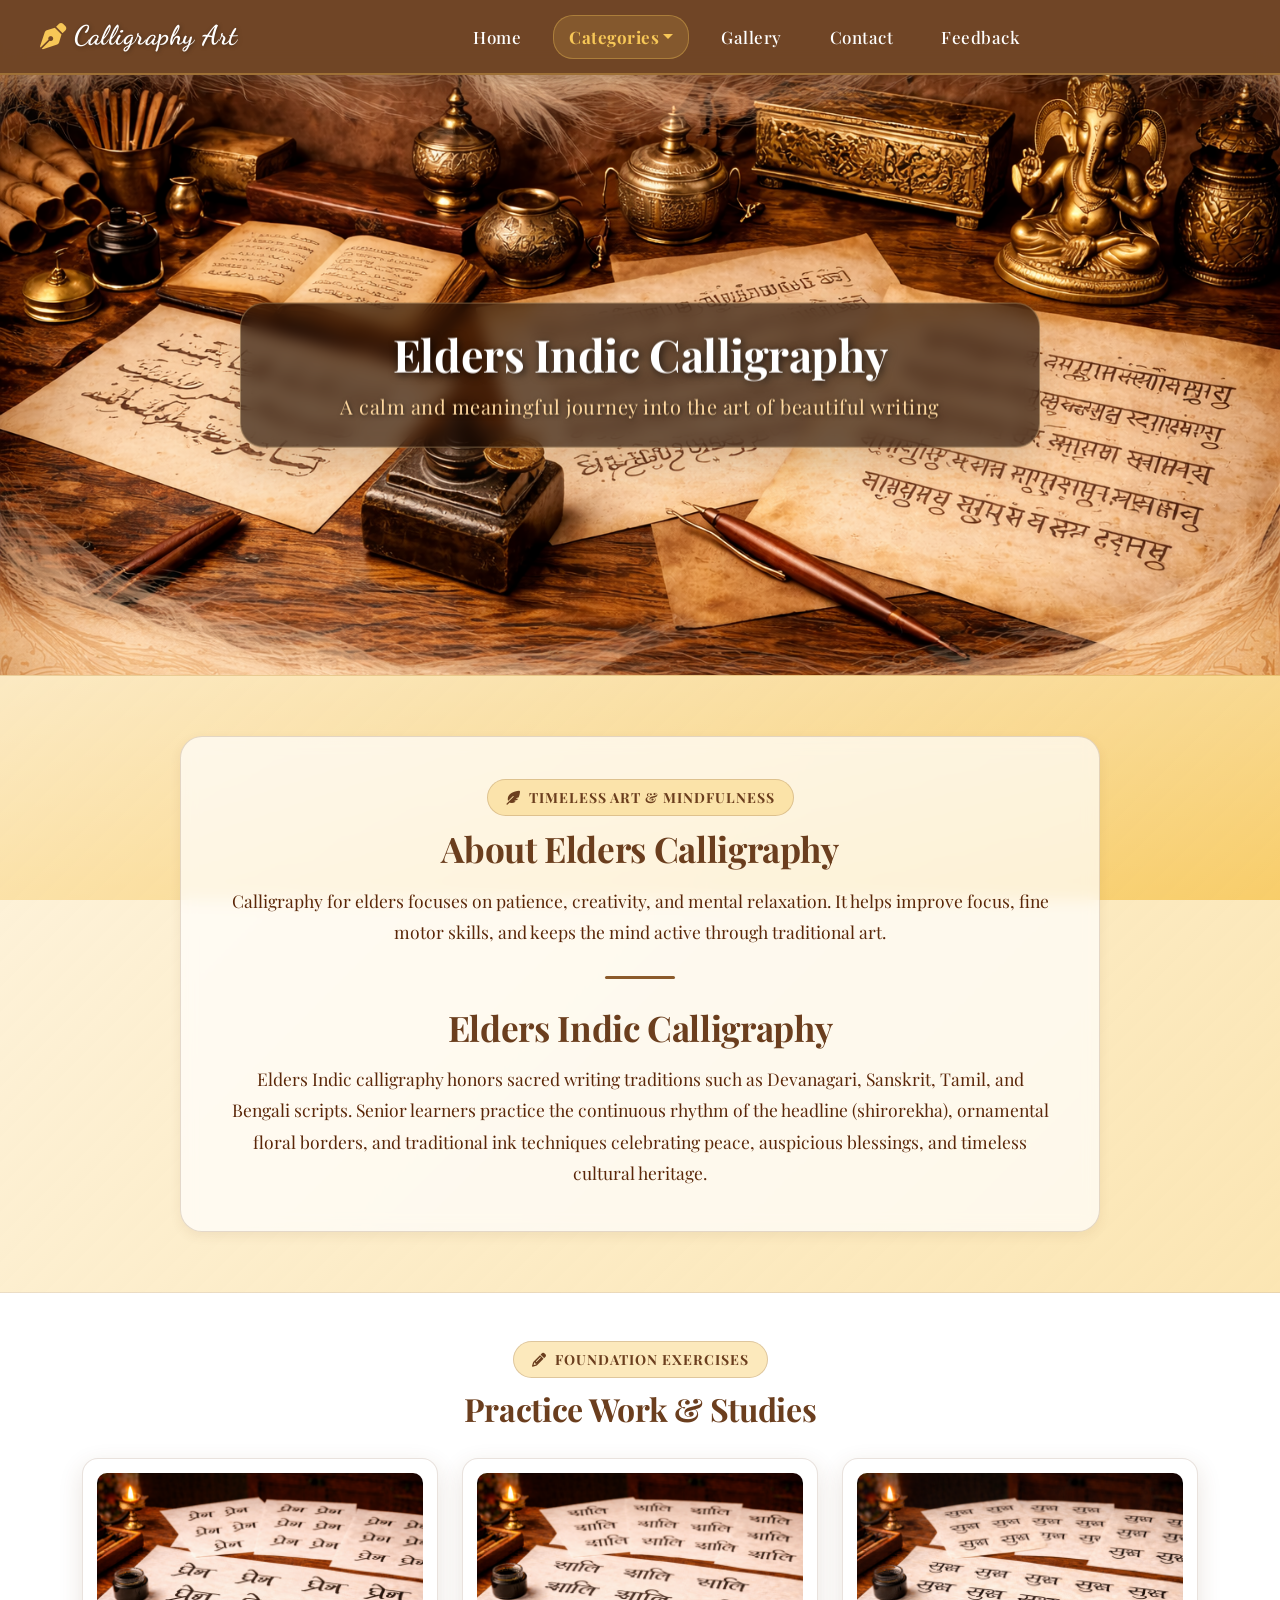
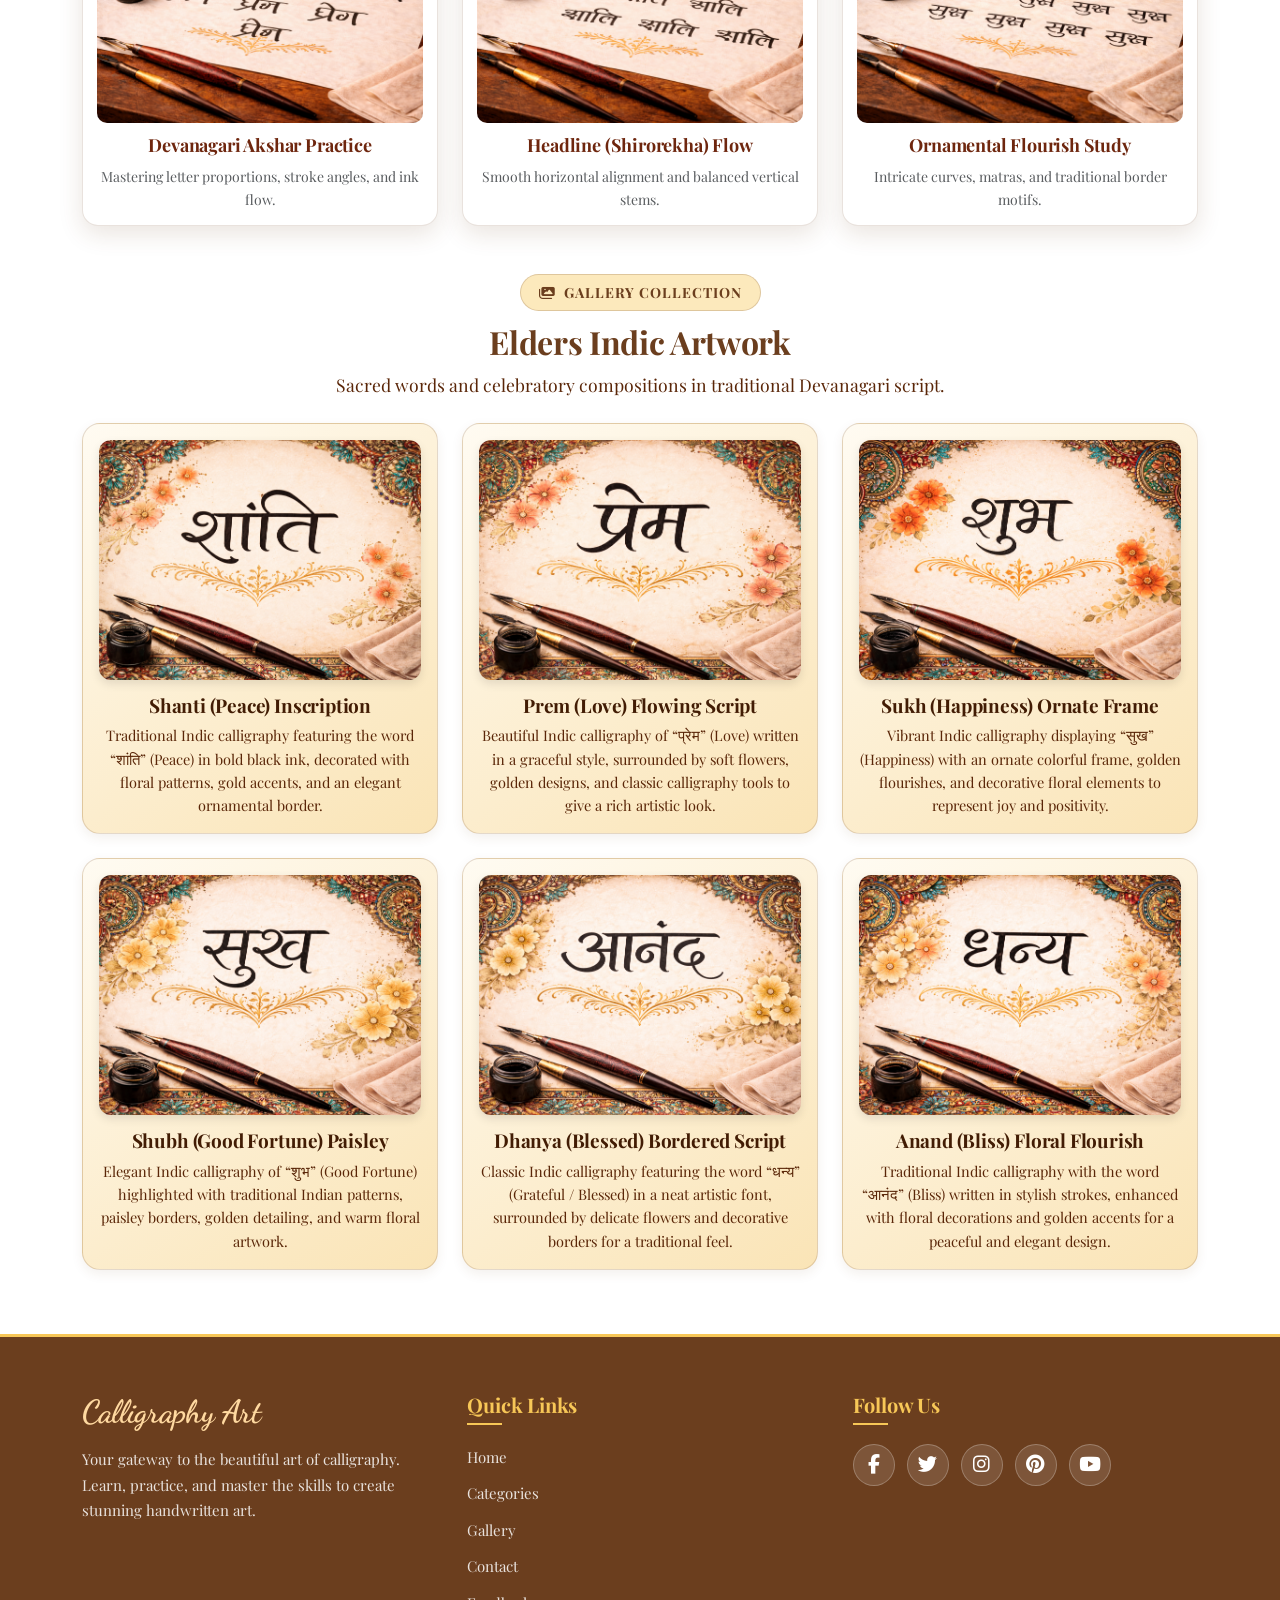
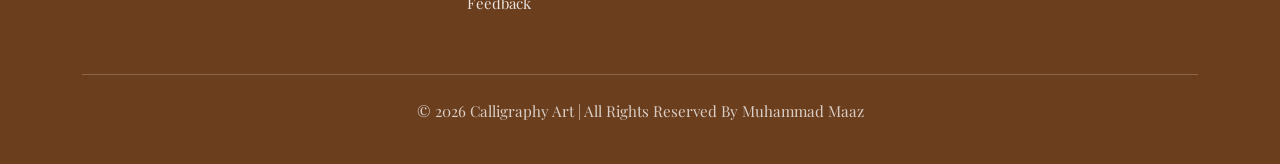
<file: elders-indic.html>
<!DOCTYPE html>
<html lang="en">
<head>
  <meta charset="UTF-8">
  <meta name="viewport" content="width=device-width, initial-scale=1.0">
  <title>Calligraphy Art | Elders Indic Calligraphy</title>

  <!-- Google Fonts -->
  <link rel="preconnect" href="https://fonts.googleapis.com">
  <link rel="preconnect" href="https://fonts.gstatic.com" crossorigin>
  <link href="https://fonts.googleapis.com/css2?family=Cinzel:wght@500;700&family=Dancing+Script:wght@600;700&family=Playfair+Display:ital,wght@0,500;0,700;1,400&family=Plus+Jakarta+Sans:wght@400;500;600;700&display=swap" rel="stylesheet">

  <!-- Bootstrap 5 CSS -->
  <link href="https://cdn.jsdelivr.net/npm/bootstrap@5.3.2/dist/css/bootstrap.min.css" rel="stylesheet">

  <!-- Font Awesome Icons -->
  <link rel="stylesheet" href="https://cdnjs.cloudflare.com/ajax/libs/font-awesome/6.5.0/css/all.min.css">

  <!-- Custom CSS -->
  <link rel="stylesheet" href="style.css">
</head>

<body>

<!-- NAVBAR -->
<nav class="navbar navbar-expand-lg custom-navbar navbar-dark sticky-top">
  <div class="container-fluid px-lg-4">
    <a class="navbar-brand d-flex align-items-center gap-2" href="index.html">
      <i class="fas fa-pen-nib brand-icon"></i>
      <span>Calligraphy Art</span>
    </a>

    <!-- Responsive Toggler -->
    <button class="navbar-toggler" type="button" data-bs-toggle="collapse" data-bs-target="#mainNavbar" aria-controls="mainNavbar" aria-expanded="false" aria-label="Toggle navigation">
      <span class="navbar-toggler-icon"></span>
    </button>

    <div class="collapse navbar-collapse justify-content-center" id="mainNavbar">
      <ul class="navbar-nav gap-2 gap-lg-3">
        <li class="nav-item"><a class="nav-link px-3" href="index.html">Home</a></li>
        <li class="nav-item dropdown">
          <a class="nav-link px-3 dropdown-toggle active" href="#" data-bs-toggle="dropdown">Categories</a>
          <ul class="dropdown-menu">
            <li><a class="dropdown-item fw-bold" href="catogries.html"><i class="fas fa-th-large me-2"></i>All Categories</a></li>
            <li><hr class="dropdown-divider border-secondary my-1"></li>
            <li class="dropdown-submenu">
              <a class="dropdown-item dropdown-toggle" href="#">For Kids</a>
              <ul class="dropdown-menu">
                <li><a class="dropdown-item" href="kids-arabic.html">Arabic</a></li>
                <li><a class="dropdown-item" href="kids-greek.html">Greek</a></li>
                <li><a class="dropdown-item" href="kids-indic.html">Indic</a></li>
              </ul>
            </li>
            <li class="dropdown-submenu">
              <a class="dropdown-item dropdown-toggle active" href="#">For Elders</a>
              <ul class="dropdown-menu">
                <li><a class="dropdown-item" href="elders-arabic.html">Arabic</a></li>
                <li><a class="dropdown-item" href="elders-greek.html">Greek</a></li>
                <li><a class="dropdown-item active" href="elders-indic.html">Indic</a></li>
              </ul>
            </li>
          </ul>
        </li>

        <li class="nav-item"><a class="nav-link px-3" href="gallery.html">Gallery</a></li>
        <li class="nav-item"><a class="nav-link px-3" href="contact.html">Contact</a></li>
        <li class="nav-item"><a class="nav-link px-3" href="feedback.html">Feedback</a></li>
      </ul>
    </div>
  </div>
</nav>

<!-- ELDERS BANNER -->
<section class="eldersbanner">
  <img src="Elders Banner 2.png" alt="Calligraphy for Elders Banner">
  <div class="banner-overlay">
    <h1 class="fw-bold">Elders Indic Calligraphy</h1>
    <p>A calm and meaningful journey into the art of beautiful writing</p>
  </div>
</section>

<!-- ABOUT SECTION -->
<section id="about" class="elders-calligraphy-about">
  <div class="elders-about-card">
    <span class="category-badge"><i class="fas fa-feather-alt me-1"></i> Timeless Art & Mindfulness</span>
    <h2>About Elders Calligraphy</h2>
    <p>
      Calligraphy for elders focuses on patience, creativity, and mental relaxation.
      It helps improve focus, fine motor skills, and keeps the mind active through traditional art.
    </p>

    <div class="elders-divider"></div>

    <h2>Elders Indic Calligraphy</h2>
    <p>
      Elders Indic calligraphy honors sacred writing traditions such as Devanagari, Sanskrit, Tamil, and Bengali scripts. Senior learners practice the continuous rhythm of the headline (shirorekha), ornamental floral borders, and traditional ink techniques celebrating peace, auspicious blessings, and timeless cultural heritage.
    </p>
  </div>
</section>

<!-- PRACTICE WORK -->
<section class="container my-5 text-center">
  <span class="category-badge"><i class="fas fa-pencil-alt me-1"></i> Foundation Exercises</span>
  <h2 style="color: var(--primary); margin-bottom: 30px;">Practice Work & Studies</h2>

  <div class="row justify-content-center g-4">
    <!-- Indic Practice 1 -->
    <div class="col-lg-4 col-md-6">
      <div class="practice-card">
        <img src="elders indic practice1.png" alt="Devanagari Akshar Practice">
        <h4 class="indic-title">Devanagari Akshar Practice</h4>
        <p class="text-muted small mt-2 mb-0">Mastering letter proportions, stroke angles, and ink flow.</p>
      </div>
    </div>

    <!-- Indic Practice 2 -->
    <div class="col-lg-4 col-md-6">
      <div class="practice-card">
        <img src="elders indic practice2.png" alt="Headline Flow Practice">
        <h4 class="indic-title">Headline (Shirorekha) Flow</h4>
        <p class="text-muted small mt-2 mb-0">Smooth horizontal alignment and balanced vertical stems.</p>
      </div>
    </div>

    <!-- Indic Practice 3 -->
    <div class="col-lg-4 col-md-6">
      <div class="practice-card">
        <img src="elders indic practice3.png" alt="Ornamental Flourish Study">
        <h4 class="indic-title">Ornamental Flourish Study</h4>
        <p class="text-muted small mt-2 mb-0">Intricate curves, matras, and traditional border motifs.</p>
      </div>
    </div>
  </div>
</section>

<!-- INDIC ARTWORK -->
<section class="container my-5">
  <div class="text-center mb-4">
    <span class="category-badge"><i class="fas fa-images me-1"></i> Gallery Collection</span>
    <h2 style="color: var(--primary);">Elders Indic Artwork</h2>
    <p style="color: var(--text-body); max-width: 700px; margin: 0 auto; font-size: 1.1rem;">
      Sacred words and celebratory compositions in traditional Devanagari script.
    </p>
  </div>

  <div class="row g-4">
    <div class="col-lg-4 col-md-6">
      <div class="artwork-card">
        <img src="elders indic artwork1.png" class="artwork-img" alt="Shanti Peace Inscription">
        <h5 class="artwork-title">Shanti (Peace) Inscription</h5>
        <p class="artwork-desc">
          Traditional Indic calligraphy featuring the word “शांति” (Peace) in bold black ink, decorated with floral patterns, gold accents, and an elegant ornamental border.
        </p>
      </div>
    </div>

    <div class="col-lg-4 col-md-6">
      <div class="artwork-card">
        <img src="elders indic artwork2.png" class="artwork-img" alt="Prem Love Flowing Script">
        <h5 class="artwork-title">Prem (Love) Flowing Script</h5>
        <p class="artwork-desc">
          Beautiful Indic calligraphy of “प्रेम” (Love) written in a graceful style, surrounded by soft flowers, golden designs, and classic calligraphy tools to give a rich artistic look.
        </p>
      </div>
    </div>

    <div class="col-lg-4 col-md-6">
      <div class="artwork-card">
        <img src="elders indic artwork3.png" class="artwork-img" alt="Sukh Happiness Ornate Frame">
        <h5 class="artwork-title">Sukh (Happiness) Ornate Frame</h5>
        <p class="artwork-desc">
          Vibrant Indic calligraphy displaying “सुख” (Happiness) with an ornate colorful frame, golden flourishes, and decorative floral elements to represent joy and positivity.
        </p>
      </div>
    </div>

    <div class="col-lg-4 col-md-6">
      <div class="artwork-card">
        <img src="elders indic artwork4.png" class="artwork-img" alt="Shubh Good Fortune Paisley">
        <h5 class="artwork-title">Shubh (Good Fortune) Paisley</h5>
        <p class="artwork-desc">
          Elegant Indic calligraphy of “शुभ” (Good Fortune) highlighted with traditional Indian patterns, paisley borders, golden detailing, and warm floral artwork.
        </p>
      </div>
    </div>

    <div class="col-lg-4 col-md-6">
      <div class="artwork-card">
        <img src="elders indic artwork5.png" class="artwork-img" alt="Dhanya Grateful Bordered Script">
        <h5 class="artwork-title">Dhanya (Blessed) Bordered Script</h5>
        <p class="artwork-desc">
          Classic Indic calligraphy featuring the word “धन्य” (Grateful / Blessed) in a neat artistic font, surrounded by delicate flowers and decorative borders for a traditional feel.
        </p>
      </div>
    </div>

    <div class="col-lg-4 col-md-6">
      <div class="artwork-card">
        <img src="elders indic artwork6.png" class="artwork-img" alt="Anand Bliss Floral Flourish">
        <h5 class="artwork-title">Anand (Bliss) Floral Flourish</h5>
        <p class="artwork-desc">
          Traditional Indic calligraphy with the word “आनंद” (Bliss) written in stylish strokes, enhanced with floral decorations and golden accents for a peaceful and elegant design.
        </p>
      </div>
    </div>
  </div>
</section>

<!-- FOOTER -->
<footer>
  <div class="container">
    <div class="footer-container">
      <div class="footer-logo">
        <h3>Calligraphy Art</h3>
        <p>Your gateway to the beautiful art of calligraphy. Learn, practice, and master the skills to create stunning handwritten art.</p>
      </div>
      <div class="footer-links">
        <h4>Quick Links</h4>
        <ul>
          <li><a href="index.html">Home</a></li>
          <li><a href="catogries.html">Categories</a></li>
          <li><a href="gallery.html">Gallery</a></li>
          <li><a href="contact.html">Contact</a></li>
          <li><a href="feedback.html">Feedback</a></li>     
        </ul>
      </div>
      <div class="footer-social">
        <h4>Follow Us</h4>
        <div class="social-icons">
          <a href="#" aria-label="Facebook"><i class="fab fa-facebook-f"></i></a>
          <a href="#" aria-label="Twitter"><i class="fab fa-twitter"></i></a>
          <a href="#" aria-label="Instagram"><i class="fab fa-instagram"></i></a>
          <a href="#" aria-label="Pinterest"><i class="fab fa-pinterest"></i></a>
          <a href="#" aria-label="YouTube"><i class="fab fa-youtube"></i></a>
        </div>
      </div>
    </div>
    <div class="copyright">
      <p>&copy; 2026 Calligraphy Art | All Rights Reserved By Muhammad Maaz</p>
    </div>
  </div>
</footer>

<!-- Scripts -->
<script src="https://cdn.jsdelivr.net/npm/bootstrap@5.3.2/dist/js/bootstrap.bundle.min.js"></script>

</body>
</html>
</file>
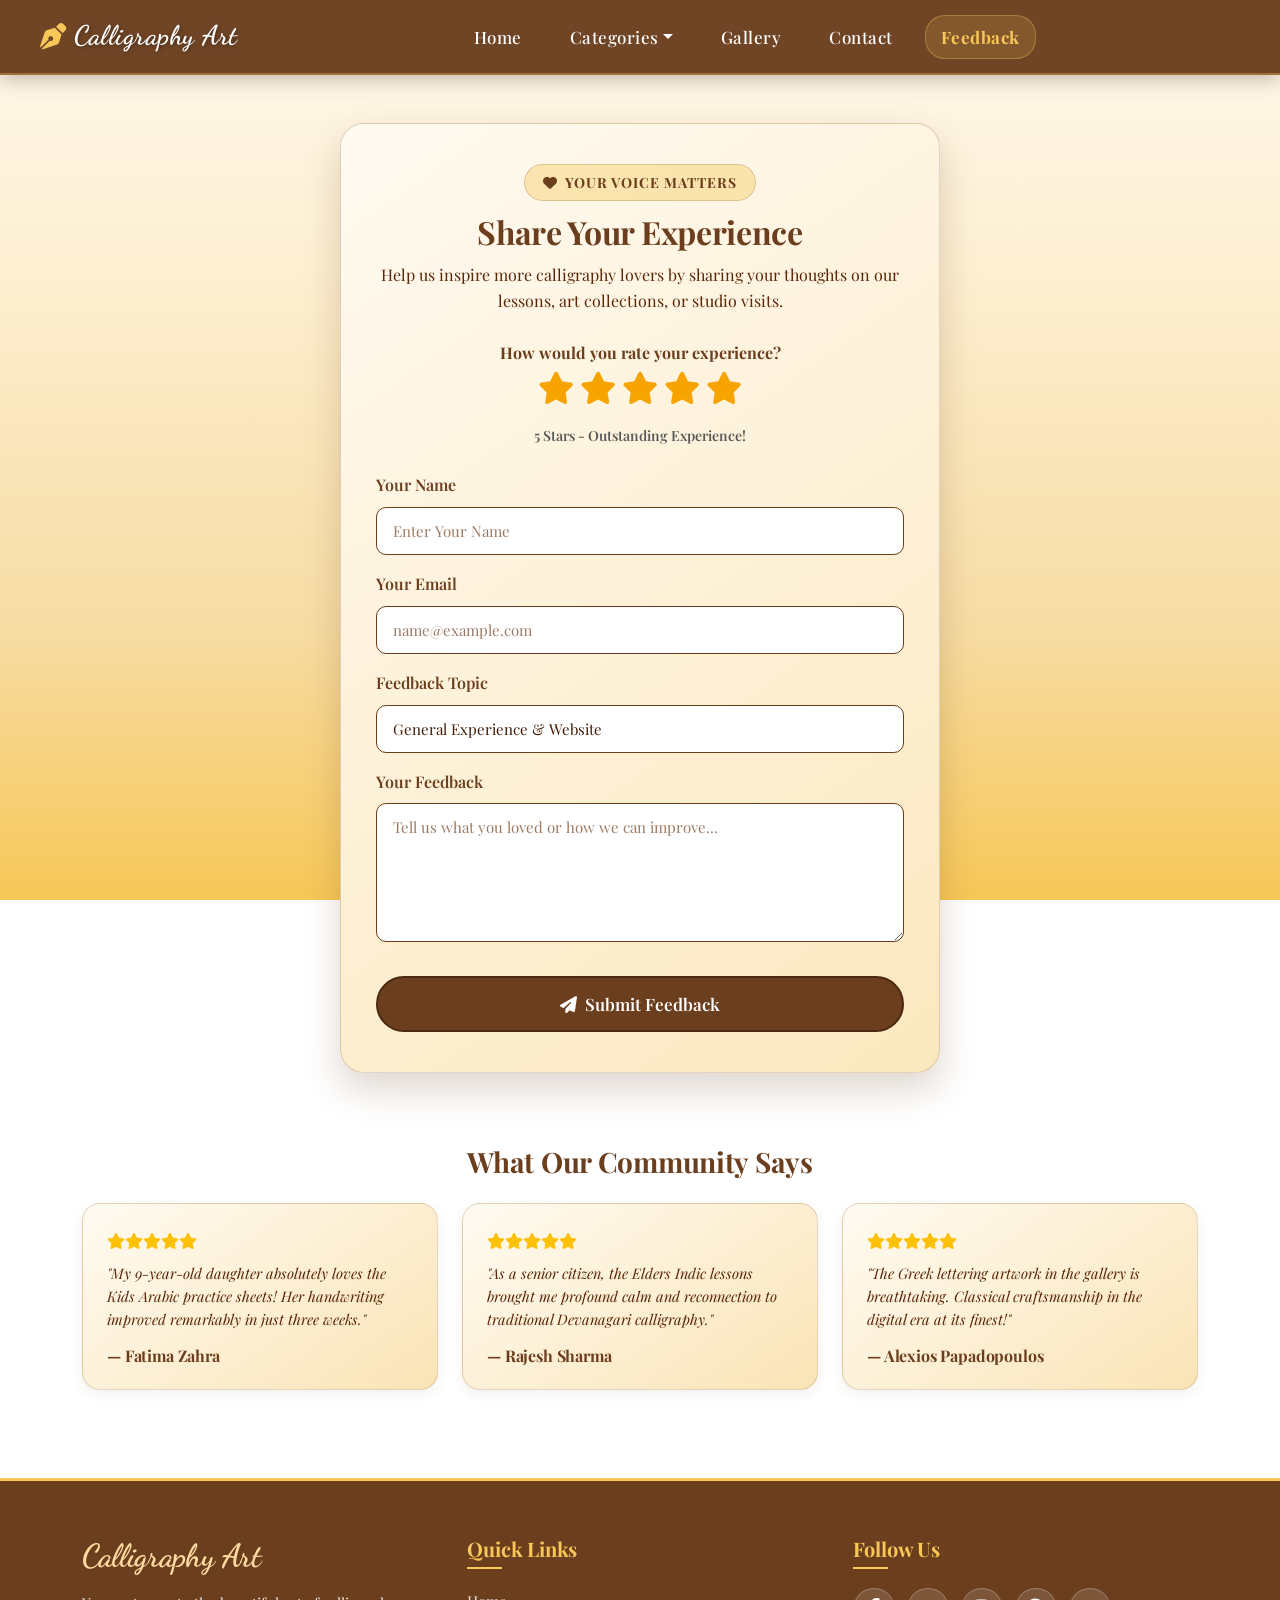
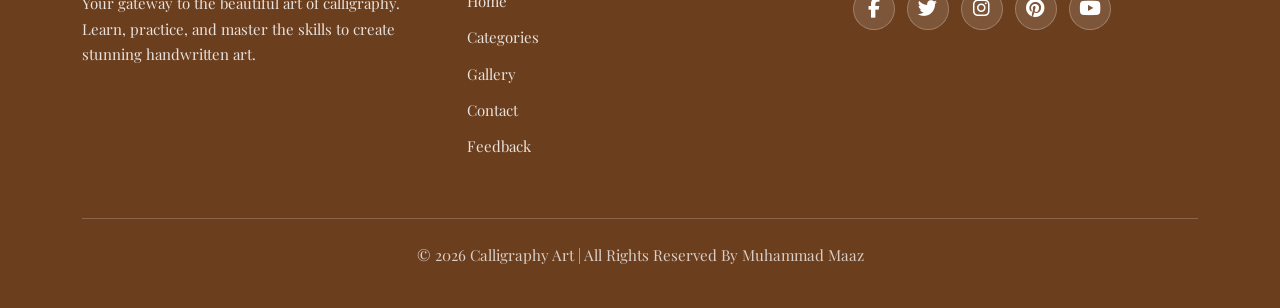
<file: feedback.html>
<!DOCTYPE html>
<html lang="en">
<head>
  <meta charset="UTF-8">
  <meta name="viewport" content="width=device-width, initial-scale=1.0">
  <title>Calligraphy Art | Feedback & Reviews</title>

  <!-- Google Fonts -->
  <link rel="preconnect" href="https://fonts.googleapis.com">
  <link rel="preconnect" href="https://fonts.gstatic.com" crossorigin>
  <link href="https://fonts.googleapis.com/css2?family=Cinzel:wght@500;700&family=Dancing+Script:wght@600;700&family=Playfair+Display:ital,wght@0,500;0,700;1,400&family=Plus+Jakarta+Sans:wght@400;500;600;700&display=swap" rel="stylesheet">

  <!-- Bootstrap 5 CSS -->
  <link href="https://cdn.jsdelivr.net/npm/bootstrap@5.3.2/dist/css/bootstrap.min.css" rel="stylesheet">

  <!-- Font Awesome Icons -->
  <link rel="stylesheet" href="https://cdnjs.cloudflare.com/ajax/libs/font-awesome/6.5.0/css/all.min.css">

  <!-- Custom CSS -->
  <link rel="stylesheet" href="style.css">
</head>

<body>

<!-- NAVBAR -->
<nav class="navbar navbar-expand-lg custom-navbar navbar-dark sticky-top">
  <div class="container-fluid px-lg-4">
    <a class="navbar-brand d-flex align-items-center gap-2" href="index.html">
      <i class="fas fa-pen-nib brand-icon"></i>
      <span>Calligraphy Art</span>
    </a>

    <!-- Responsive Toggler -->
    <button class="navbar-toggler" type="button" data-bs-toggle="collapse" data-bs-target="#mainNavbar" aria-controls="mainNavbar" aria-expanded="false" aria-label="Toggle navigation">
      <span class="navbar-toggler-icon"></span>
    </button>

    <div class="collapse navbar-collapse justify-content-center" id="mainNavbar">
      <ul class="navbar-nav gap-2 gap-lg-3">
        <li class="nav-item"><a class="nav-link px-3" href="index.html">Home</a></li>
        <li class="nav-item dropdown">
          <a class="nav-link px-3 dropdown-toggle" href="#" data-bs-toggle="dropdown">Categories</a>
          <ul class="dropdown-menu">
            <li><a class="dropdown-item fw-bold" href="catogries.html"><i class="fas fa-th-large me-2"></i>All Categories</a></li>
            <li><hr class="dropdown-divider border-secondary my-1"></li>
            <li class="dropdown-submenu">
              <a class="dropdown-item dropdown-toggle" href="#">For Kids</a>
              <ul class="dropdown-menu">
                <li><a class="dropdown-item" href="kids-arabic.html">Arabic</a></li>
                <li><a class="dropdown-item" href="kids-greek.html">Greek</a></li>
                <li><a class="dropdown-item" href="kids-indic.html">Indic</a></li>
              </ul>
            </li>
            <li class="dropdown-submenu">
              <a class="dropdown-item dropdown-toggle" href="#">For Elders</a>
              <ul class="dropdown-menu">
                <li><a class="dropdown-item" href="elders-arabic.html">Arabic</a></li>
                <li><a class="dropdown-item" href="elders-greek.html">Greek</a></li>
                <li><a class="dropdown-item" href="elders-indic.html">Indic</a></li>
              </ul>
            </li>
          </ul>
        </li>

        <li class="nav-item"><a class="nav-link px-3" href="gallery.html">Gallery</a></li>
        <li class="nav-item"><a class="nav-link px-3" href="contact.html">Contact</a></li>
        <li class="nav-item"><a class="nav-link px-3 active" href="feedback.html">Feedback</a></li>
      </ul>
    </div>
  </div>
</nav>

<!-- FEEDBACK FORM SECTION -->
<main class="container my-5">
  <div class="feedback-card">
    <div class="text-center">
      <span class="category-badge"><i class="fas fa-heart me-1"></i> Your Voice Matters</span>
      <h2>Share Your Experience</h2>
      <p class="feedback-sub">
        Help us inspire more calligraphy lovers by sharing your thoughts on our lessons, art collections, or studio visits.
      </p>
    </div>

    <!-- Success Message -->
    <div id="feedbackSuccess" class="form-success-banner">
      <i class="fas fa-check-circle me-2"></i>
      <strong>Thank You!</strong> Your feedback has been recorded. We truly appreciate your support!
    </div>

    <form id="feedbackForm" novalidate>
      <!-- Star Rating -->
      <div class="text-center mb-4">
        <label class="form-label fw-bold d-block mb-2" style="color: var(--primary);">How would you rate your experience?</label>
        <div class="rating-group" id="ratingStars">
          <i class="fas fa-star rating-star active" data-rating="1"></i>
          <i class="fas fa-star rating-star active" data-rating="2"></i>
          <i class="fas fa-star rating-star active" data-rating="3"></i>
          <i class="fas fa-star rating-star active" data-rating="4"></i>
          <i class="fas fa-star rating-star active" data-rating="5"></i>
        </div>
        <small id="ratingLabel" class="text-muted fw-semibold">5 Stars - Outstanding Experience!</small>
      </div>

      <!-- Name -->
      <div class="mb-3">
        <label for="username" class="form-label fw-semibold" style="color: var(--primary);">Your Name</label>
        <input type="text" id="username" class="form-control" placeholder="Enter Your Name" required />
        <small id="userError" class="text-danger fw-semibold mt-1" style="display:none;">Name must contain at least 3 letters.</small>
      </div>

      <!-- Email -->
      <div class="mb-3">
        <label for="email" class="form-label fw-semibold" style="color: var(--primary);">Your Email</label>
        <input type="email" id="email" class="form-control" placeholder="name@example.com" required />
        <small id="emailError" class="text-danger fw-semibold mt-1" style="display:none;">Please enter a valid email address.</small>
      </div>

      <!-- Feedback Topic -->
      <div class="mb-3">
        <label for="topic" class="form-label fw-semibold" style="color: var(--primary);">Feedback Topic</label>
        <select id="topic" class="form-control">
          <option value="general">General Experience & Website</option>
          <option value="kids">Calligraphy For Kids Program</option>
          <option value="elders">Calligraphy For Elders Program</option>
          <option value="gallery">Artwork Gallery Quality</option>
          <option value="classes">Private Tutoring & Classes</option>
        </select>
      </div>

      <!-- Feedback Message -->
      <div class="mb-4">
        <label for="feedbackMessage" class="form-label fw-semibold" style="color: var(--primary);">Your Feedback</label>
        <textarea id="feedbackMessage" class="form-control" rows="5" placeholder="Tell us what you loved or how we can improve..." required></textarea>
        <small id="msgError" class="text-danger fw-semibold mt-1" style="display:none;">Feedback must be at least 10 characters long.</small>
      </div>

      <button type="submit">
        <i class="fas fa-paper-plane me-2"></i>Submit Feedback
      </button>
    </form>
  </div>

  <!-- RECENT REVIEWS SECTION -->
  <section class="mt-5 pt-4">
    <div class="text-center mb-4">
      <h3 style="color: var(--primary);">What Our Community Says</h3>
    </div>

    <div class="row g-4">
      <div class="col-md-4">
        <div class="artwork-card p-4">
          <div class="text-warning mb-2">
            <i class="fas fa-star"></i><i class="fas fa-star"></i><i class="fas fa-star"></i><i class="fas fa-star"></i><i class="fas fa-star"></i>
          </div>
          <p class="artwork-desc text-start fst-italic">
            "My 9-year-old daughter absolutely loves the Kids Arabic practice sheets! Her handwriting improved remarkably in just three weeks."
          </p>
          <h6 class="artwork-title text-start mb-0" style="color: var(--primary); font-size: 16px;">— Fatima Zahra</h6>
        </div>
      </div>

      <div class="col-md-4">
        <div class="artwork-card p-4">
          <div class="text-warning mb-2">
            <i class="fas fa-star"></i><i class="fas fa-star"></i><i class="fas fa-star"></i><i class="fas fa-star"></i><i class="fas fa-star"></i>
          </div>
          <p class="artwork-desc text-start fst-italic">
            "As a senior citizen, the Elders Indic lessons brought me profound calm and reconnection to traditional Devanagari calligraphy."
          </p>
          <h6 class="artwork-title text-start mb-0" style="color: var(--primary); font-size: 16px;">— Rajesh Sharma</h6>
        </div>
      </div>

      <div class="col-md-4">
        <div class="artwork-card p-4">
          <div class="text-warning mb-2">
            <i class="fas fa-star"></i><i class="fas fa-star"></i><i class="fas fa-star"></i><i class="fas fa-star"></i><i class="fas fa-star"></i>
          </div>
          <p class="artwork-desc text-start fst-italic">
            "The Greek lettering artwork in the gallery is breathtaking. Classical craftsmanship in the digital era at its finest!"
          </p>
          <h6 class="artwork-title text-start mb-0" style="color: var(--primary); font-size: 16px;">— Alexios Papadopoulos</h6>
        </div>
      </div>
    </div>
  </section>
</main>

<!-- FOOTER -->
<footer>
  <div class="container">
    <div class="footer-container">
      <div class="footer-logo">
        <h3>Calligraphy Art</h3>
        <p>Your gateway to the beautiful art of calligraphy. Learn, practice, and master the skills to create stunning handwritten art.</p>
      </div>
      <div class="footer-links">
        <h4>Quick Links</h4>
        <ul>
          <li><a href="index.html">Home</a></li>
          <li><a href="catogries.html">Categories</a></li>
          <li><a href="gallery.html">Gallery</a></li>
          <li><a href="contact.html">Contact</a></li>
          <li><a href="feedback.html">Feedback</a></li>     
        </ul>
      </div>
      <div class="footer-social">
        <h4>Follow Us</h4>
        <div class="social-icons">
          <a href="#" aria-label="Facebook"><i class="fab fa-facebook-f"></i></a>
          <a href="#" aria-label="Twitter"><i class="fab fa-twitter"></i></a>
          <a href="#" aria-label="Instagram"><i class="fab fa-instagram"></i></a>
          <a href="#" aria-label="Pinterest"><i class="fab fa-pinterest"></i></a>
          <a href="#" aria-label="YouTube"><i class="fab fa-youtube"></i></a>
        </div>
      </div>
    </div>
    <div class="copyright">
      <p>&copy; 2026 Calligraphy Art | All Rights Reserved By Muhammad Maaz</p>
    </div>
  </div>
</footer>

<!-- Scripts -->
<script src="https://cdn.jsdelivr.net/npm/bootstrap@5.3.2/dist/js/bootstrap.bundle.min.js"></script>

<!-- Interactive Star Rating & Feedback Handler -->
<script>
  let selectedRating = 5;
  const ratingLabels = [
    "",
    "1 Star - Needs Improvement",
    "2 Stars - Fair Experience",
    "3 Stars - Good & Helpful",
    "4 Stars - Very Good Experience",
    "5 Stars - Outstanding Experience!"
  ];

  const stars = document.querySelectorAll('.rating-star');
  const ratingLabel = document.getElementById('ratingLabel');

  stars.forEach(star => {
    star.addEventListener('click', function() {
      selectedRating = parseInt(this.getAttribute('data-rating'));
      updateStars(selectedRating);
    });
  });

  function updateStars(rating) {
    stars.forEach(s => {
      const val = parseInt(s.getAttribute('data-rating'));
      if (val <= rating) {
        s.classList.add('active');
      } else {
        s.classList.remove('active');
      }
    });
    ratingLabel.textContent = ratingLabels[rating];
  }

  // Form Validation & Submission
  const feedbackForm = document.getElementById('feedbackForm');
  const usernameInput = document.getElementById('username');
  const emailInput = document.getElementById('email');
  const feedbackMessageInput = document.getElementById('feedbackMessage');

  const userError = document.getElementById('userError');
  const emailError = document.getElementById('emailError');
  const msgError = document.getElementById('msgError');
  const feedbackSuccess = document.getElementById('feedbackSuccess');

  const emailRegex = /^[^\s@]+@[^\s@]+\.[^\s@]+$/;
  const nameRegex = /^[A-Za-z\s.'-]{3,50}$/;

  feedbackForm.addEventListener('submit', function (e) {
    e.preventDefault();
    let isValid = true;

    // Validate Name
    if (!nameRegex.test(usernameInput.value.trim())) {
      userError.style.display = 'block';
      usernameInput.classList.add('is-invalid');
      isValid = false;
    } else {
      userError.style.display = 'none';
      usernameInput.classList.remove('is-invalid');
    }

    // Validate Email
    if (!emailRegex.test(emailInput.value.trim())) {
      emailError.style.display = 'block';
      emailInput.classList.add('is-invalid');
      isValid = false;
    } else {
      emailError.style.display = 'none';
      emailInput.classList.remove('is-invalid');
    }

    // Validate Message
    if (feedbackMessageInput.value.trim().length < 10) {
      msgError.style.display = 'block';
      feedbackMessageInput.classList.add('is-invalid');
      isValid = false;
    } else {
      msgError.style.display = 'none';
      feedbackMessageInput.classList.remove('is-invalid');
    }

    if (isValid) {
      feedbackSuccess.style.display = 'block';
      feedbackSuccess.scrollIntoView({ behavior: 'smooth', block: 'nearest' });
      feedbackForm.reset();
      selectedRating = 5;
      updateStars(5);

      setTimeout(function () {
        feedbackSuccess.style.display = 'none';
      }, 6000);
    }
  });

  // Dynamic input clearing
  usernameInput.addEventListener('input', function() {
    if (nameRegex.test(this.value.trim())) {
      userError.style.display = 'none';
      this.classList.remove('is-invalid');
    }
  });
  emailInput.addEventListener('input', function() {
    if (emailRegex.test(this.value.trim())) {
      emailError.style.display = 'none';
      this.classList.remove('is-invalid');
    }
  });
  feedbackMessageInput.addEventListener('input', function() {
    if (this.value.trim().length >= 10) {
      msgError.style.display = 'none';
      this.classList.remove('is-invalid');
    }
  });
</script>

</body>
</html>
</file>
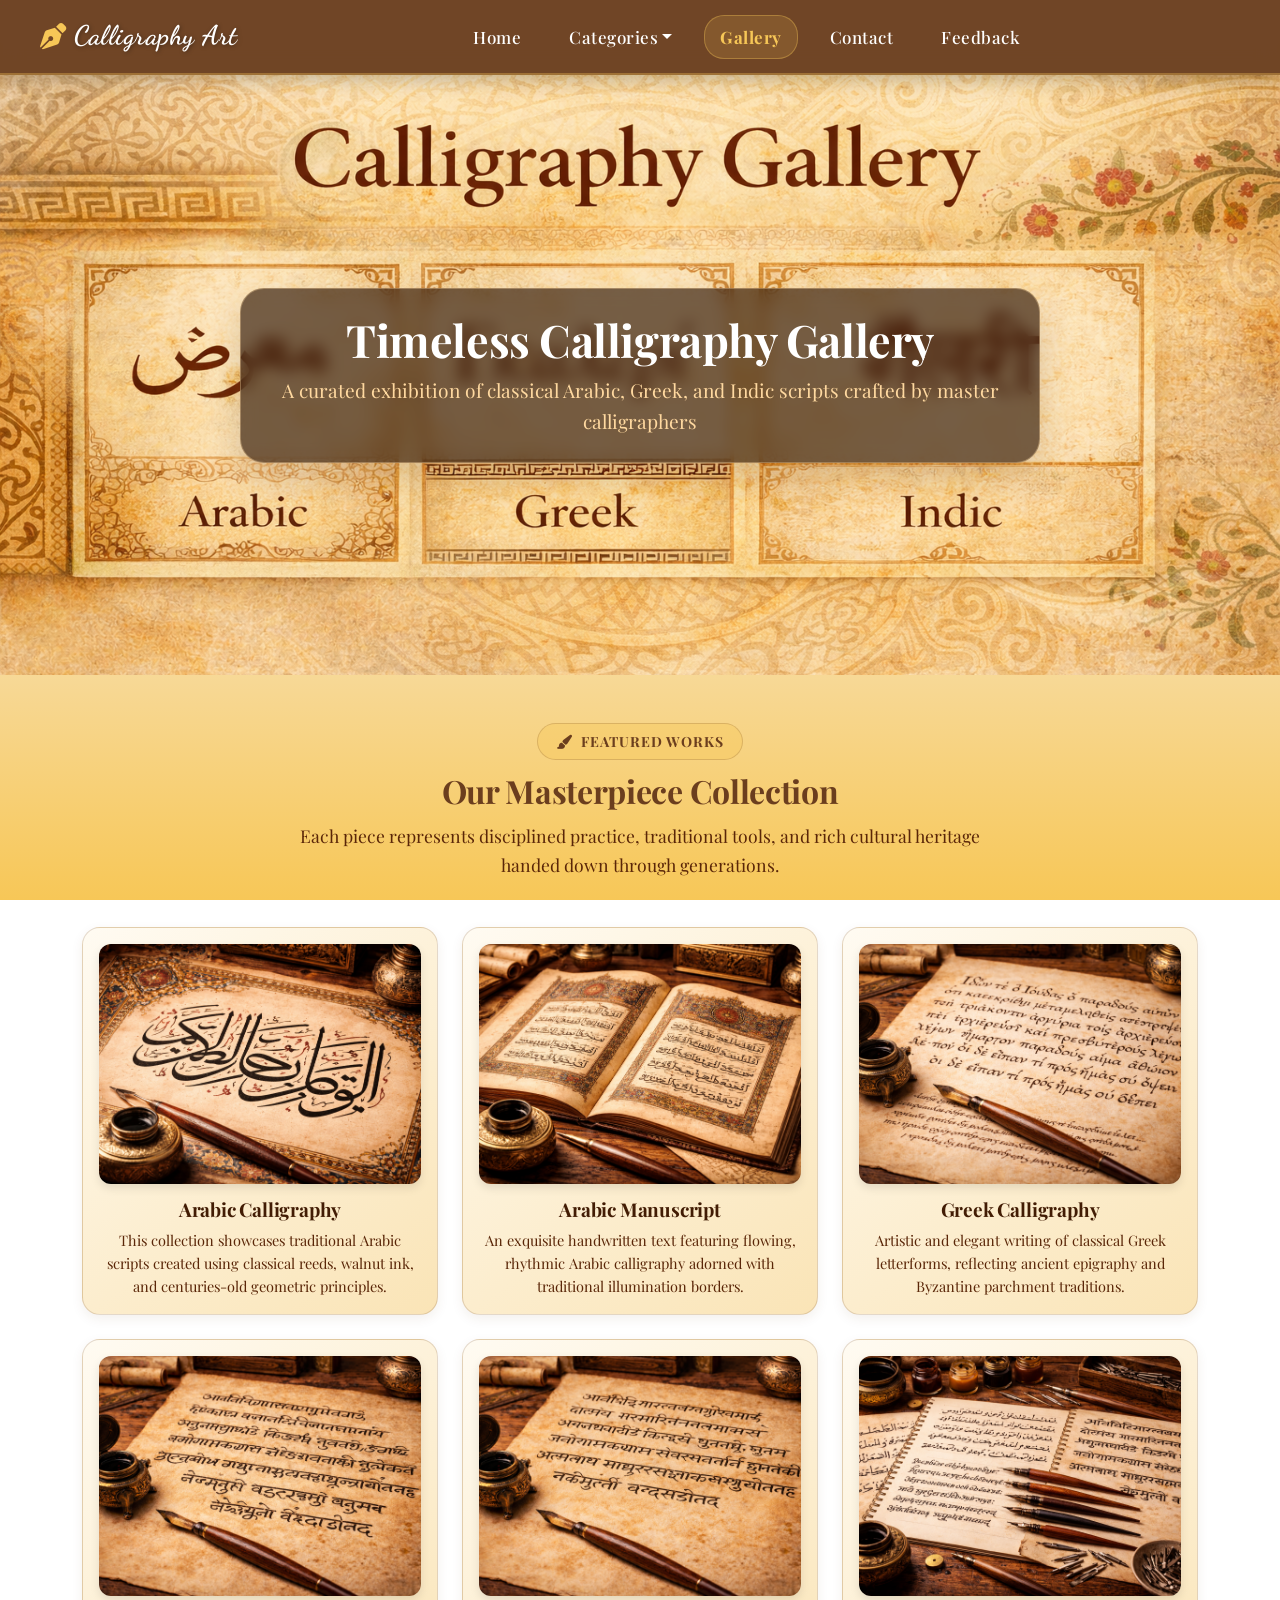
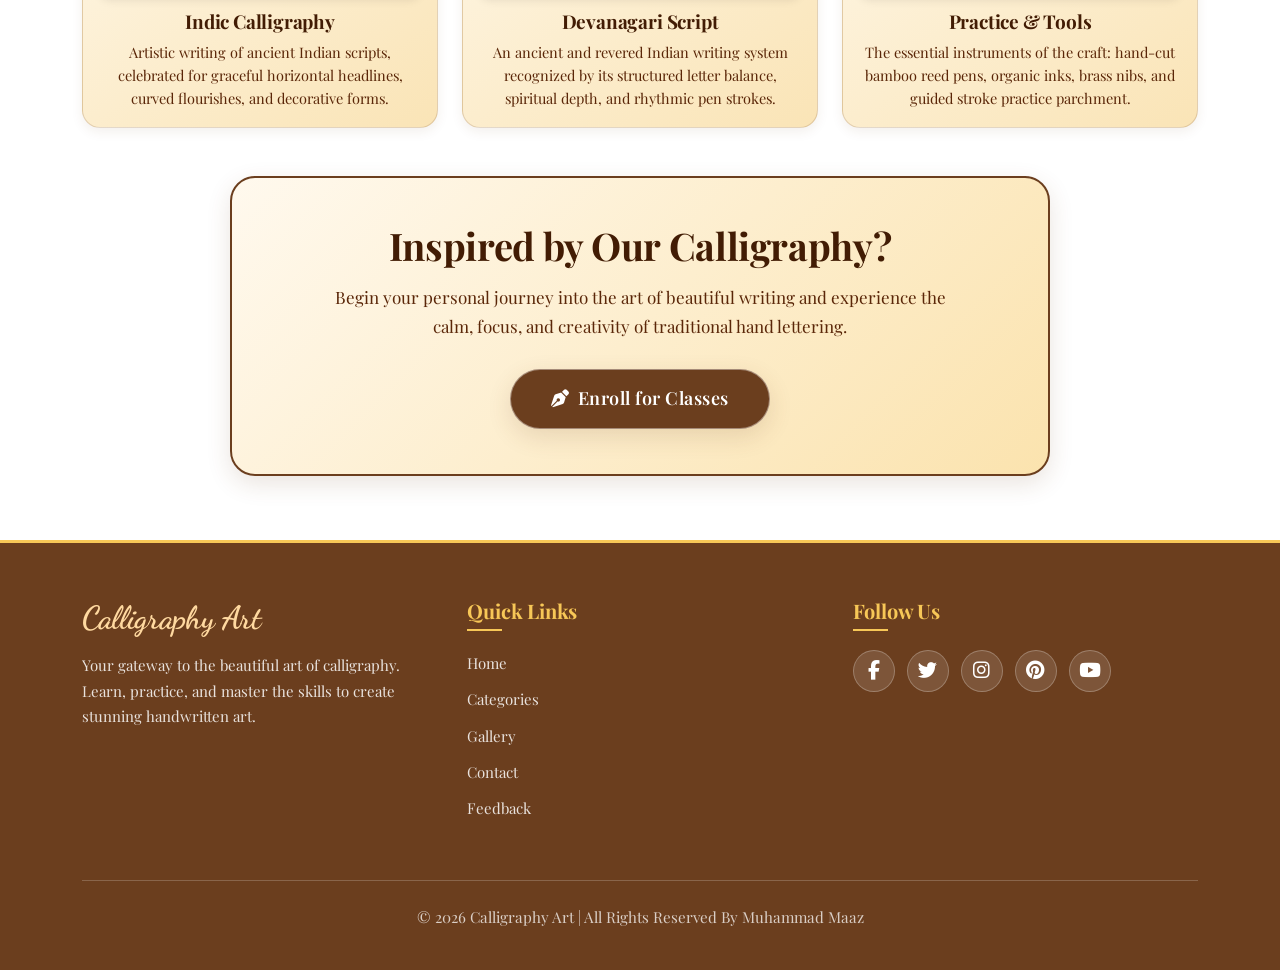
<file: gallery.html>
<!DOCTYPE html>
<html lang="en">
<head>
  <meta charset="UTF-8" />
  <meta name="viewport" content="width=device-width, initial-scale=1.0" />
  <title>Calligraphy Art | Artwork Gallery</title>

  <!-- Google Fonts -->
  <link rel="preconnect" href="https://fonts.googleapis.com">
  <link rel="preconnect" href="https://fonts.gstatic.com" crossorigin>
  <link href="https://fonts.googleapis.com/css2?family=Cinzel:wght@500;700&family=Dancing+Script:wght@600;700&family=Playfair+Display:ital,wght@0,500;0,700;1,400&family=Plus+Jakarta+Sans:wght@400;500;600;700&display=swap" rel="stylesheet">

  <!-- Bootstrap 5 CSS -->
  <link href="https://cdn.jsdelivr.net/npm/bootstrap@5.3.2/dist/css/bootstrap.min.css" rel="stylesheet"/>

  <!-- Font Awesome Icons -->
  <link rel="stylesheet" href="https://cdnjs.cloudflare.com/ajax/libs/font-awesome/6.5.0/css/all.min.css">

  <!-- Custom CSS (Loaded after Bootstrap to preserve design hierarchy) -->
  <link rel="stylesheet" href="style.css" />
</head>

<body>

<!-- NAVBAR -->
<nav class="navbar navbar-expand-lg custom-navbar navbar-dark sticky-top">
  <div class="container-fluid px-lg-4">
    <a class="navbar-brand d-flex align-items-center gap-2" href="index.html">
      <i class="fas fa-pen-nib brand-icon"></i>
      <span>Calligraphy Art</span>
    </a>

    <!-- Responsive Toggler -->
    <button class="navbar-toggler" type="button" data-bs-toggle="collapse" data-bs-target="#mainNavbar" aria-controls="mainNavbar" aria-expanded="false" aria-label="Toggle navigation">
      <span class="navbar-toggler-icon"></span>
    </button>

    <div class="collapse navbar-collapse justify-content-center" id="mainNavbar">
      <ul class="navbar-nav gap-2 gap-lg-3">
        <li class="nav-item"><a class="nav-link px-3" href="index.html">Home</a></li>
        <li class="nav-item dropdown">
          <a class="nav-link px-3 dropdown-toggle" href="#" data-bs-toggle="dropdown">Categories</a>
          <ul class="dropdown-menu">
            <li><a class="dropdown-item fw-bold" href="catogries.html"><i class="fas fa-th-large me-2"></i>All Categories</a></li>
            <li><hr class="dropdown-divider border-secondary my-1"></li>
            <li class="dropdown-submenu">
              <a class="dropdown-item dropdown-toggle" href="#">For Kids</a>
              <ul class="dropdown-menu">
                <li><a class="dropdown-item" href="kids-arabic.html">Arabic</a></li>
                <li><a class="dropdown-item" href="kids-greek.html">Greek</a></li>
                <li><a class="dropdown-item" href="kids-indic.html">Indic</a></li>
              </ul>
            </li>
            <li class="dropdown-submenu">
              <a class="dropdown-item dropdown-toggle" href="#">For Elders</a>
              <ul class="dropdown-menu">
                <li><a class="dropdown-item" href="elders-arabic.html">Arabic</a></li>
                <li><a class="dropdown-item" href="elders-greek.html">Greek</a></li>
                <li><a class="dropdown-item" href="elders-indic.html">Indic</a></li>
              </ul>
            </li>
          </ul>
        </li>

        <li class="nav-item"><a class="nav-link px-3 active" href="gallery.html">Gallery</a></li>
        <li class="nav-item"><a class="nav-link px-3" href="contact.html">Contact</a></li>
        <li class="nav-item"><a class="nav-link px-3" href="feedback.html">Feedback</a></li>
      </ul>
    </div>
  </div>
</nav>

<!-- BANNER SECTION -->
<section class="gallery">
  <div class="gallery-hero-overlay">
    <h1>Timeless Calligraphy Gallery</h1>
    <p>A curated exhibition of classical Arabic, Greek, and Indic scripts crafted by master calligraphers</p>
  </div>
</section>

<!-- GALLERY SECTION -->
<section class="container my-5">
  <div class="text-center mb-5">
    <span class="category-badge"><i class="fas fa-paint-brush me-1"></i> Featured Works</span>
    <h2 style="color: var(--primary);">Our Masterpiece Collection</h2>
    <p style="color: var(--text-body); max-width: 700px; margin: 10px auto 0 auto; font-size: 1.1rem;">
      Each piece represents disciplined practice, traditional tools, and rich cultural heritage handed down through generations.
    </p>
  </div>

  <div class="row g-4">
    <!-- Arabic 1 -->
    <div class="col-lg-4 col-md-6">
      <div class="artwork-card">
        <img src="Gallery-arabic 1.png" class="artwork-img" alt="Arabic Calligraphy Artwork" />
        <h5 class="artwork-title">Arabic Calligraphy</h5>
        <p class="artwork-desc">
          This collection showcases traditional Arabic scripts created using classical reeds, walnut ink, and centuries-old geometric principles.
        </p>
      </div>
    </div>

    <!-- Arabic 2 -->
    <div class="col-lg-4 col-md-6">
      <div class="artwork-card">
        <img src="Gallery-arabic 2.png" class="artwork-img" alt="Arabic Manuscript" />
        <h5 class="artwork-title">Arabic Manuscript</h5>
        <p class="artwork-desc">
          An exquisite handwritten text featuring flowing, rhythmic Arabic calligraphy adorned with traditional illumination borders.
        </p>
      </div>
    </div>

    <!-- Greek -->
    <div class="col-lg-4 col-md-6">
      <div class="artwork-card">
        <img src="Gallery-greek.png" class="artwork-img" alt="Greek Calligraphy" />
        <h5 class="artwork-title">Greek Calligraphy</h5>
        <p class="artwork-desc">
          Artistic and elegant writing of classical Greek letterforms, reflecting ancient epigraphy and Byzantine parchment traditions.
        </p>
      </div>
    </div>

    <!-- Indic 1 -->
    <div class="col-lg-4 col-md-6">
      <div class="artwork-card">
        <img src="Gallery-indic 1.png" class="artwork-img" alt="Indic Calligraphy" />
        <h5 class="artwork-title">Indic Calligraphy</h5>
        <p class="artwork-desc">
          Artistic writing of ancient Indian scripts, celebrated for graceful horizontal headlines, curved flourishes, and decorative forms.
        </p>
      </div>
    </div>

    <!-- Indic 2 -->
    <div class="col-lg-4 col-md-6">
      <div class="artwork-card">
        <img src="Gallery-indic 2.png" class="artwork-img" alt="Devanagari Script" />
        <h5 class="artwork-title">Devanagari Script</h5>
        <p class="artwork-desc">
          An ancient and revered Indian writing system recognized by its structured letter balance, spiritual depth, and rhythmic pen strokes.
        </p>
      </div>
    </div>

    <!-- Practice & Tools -->
    <div class="col-lg-4 col-md-6">
      <div class="artwork-card">
        <img src="Gallery practice and tools.png" class="artwork-img" alt="Practice & Calligraphy Tools" />
        <h5 class="artwork-title">Practice & Tools</h5>
        <p class="artwork-desc">
          The essential instruments of the craft: hand-cut bamboo reed pens, organic inks, brass nibs, and guided stroke practice parchment.
        </p>
      </div>
    </div>
  </div>
</section>

<!-- CTA SECTION -->
<section class="my-5">
  <div class="container">
    <div class="cta-container">
      <h2 class="cta-heading">Inspired by Our Calligraphy?</h2>
      <p class="cta-paragraph">
        Begin your personal journey into the art of beautiful writing and experience the calm, focus, and creativity of traditional hand lettering.
      </p>
      <div class="cta-btn-container">
        <a href="contact.html" class="cta-btn">
          <i class="fas fa-pen-nib me-2"></i>Enroll for Classes
        </a>
      </div>
    </div>
  </div>
</section>

<!-- FOOTER -->
<footer>
  <div class="container">
    <div class="footer-container">
      <div class="footer-logo">
        <h3>Calligraphy Art</h3>
        <p>Your gateway to the beautiful art of calligraphy. Learn, practice, and master the skills to create stunning handwritten art.</p>
      </div>
      <div class="footer-links">
        <h4>Quick Links</h4>
        <ul>
          <li><a href="index.html">Home</a></li>
          <li><a href="catogries.html">Categories</a></li>
          <li><a href="gallery.html">Gallery</a></li>
          <li><a href="contact.html">Contact</a></li>
          <li><a href="feedback.html">Feedback</a></li>     
        </ul>
      </div>
      <div class="footer-social">
        <h4>Follow Us</h4>
        <div class="social-icons">
          <a href="#" aria-label="Facebook"><i class="fab fa-facebook-f"></i></a>
          <a href="#" aria-label="Twitter"><i class="fab fa-twitter"></i></a>
          <a href="#" aria-label="Instagram"><i class="fab fa-instagram"></i></a>
          <a href="#" aria-label="Pinterest"><i class="fab fa-pinterest"></i></a>
          <a href="#" aria-label="YouTube"><i class="fab fa-youtube"></i></a>
        </div>
      </div>
    </div>
    <div class="copyright">
      <p>&copy; 2026 Calligraphy Art | All Rights Reserved By Muhammad Maaz</p>
    </div>
  </div>
</footer>

<!-- Bootstrap JS -->
<script src="https://cdn.jsdelivr.net/npm/bootstrap@5.3.2/dist/js/bootstrap.bundle.min.js"></script>

</body>
</html>
</file>
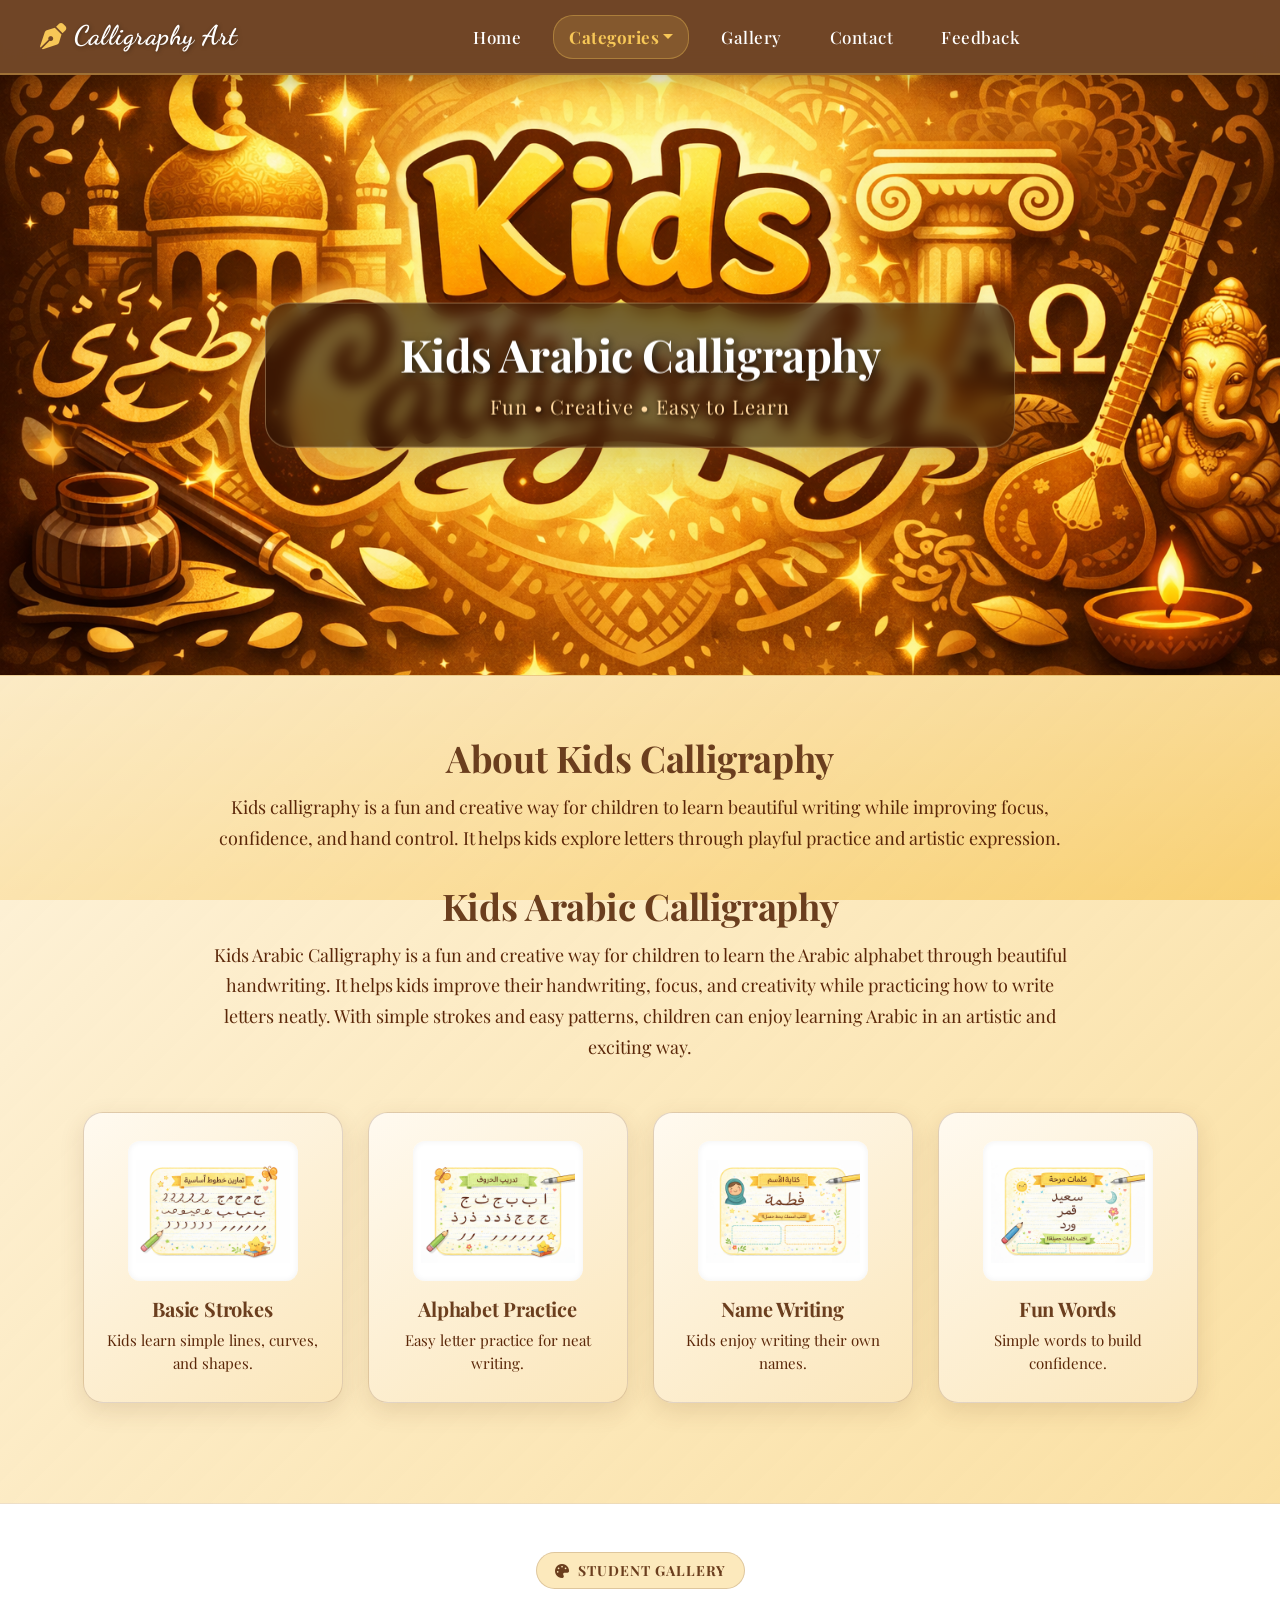
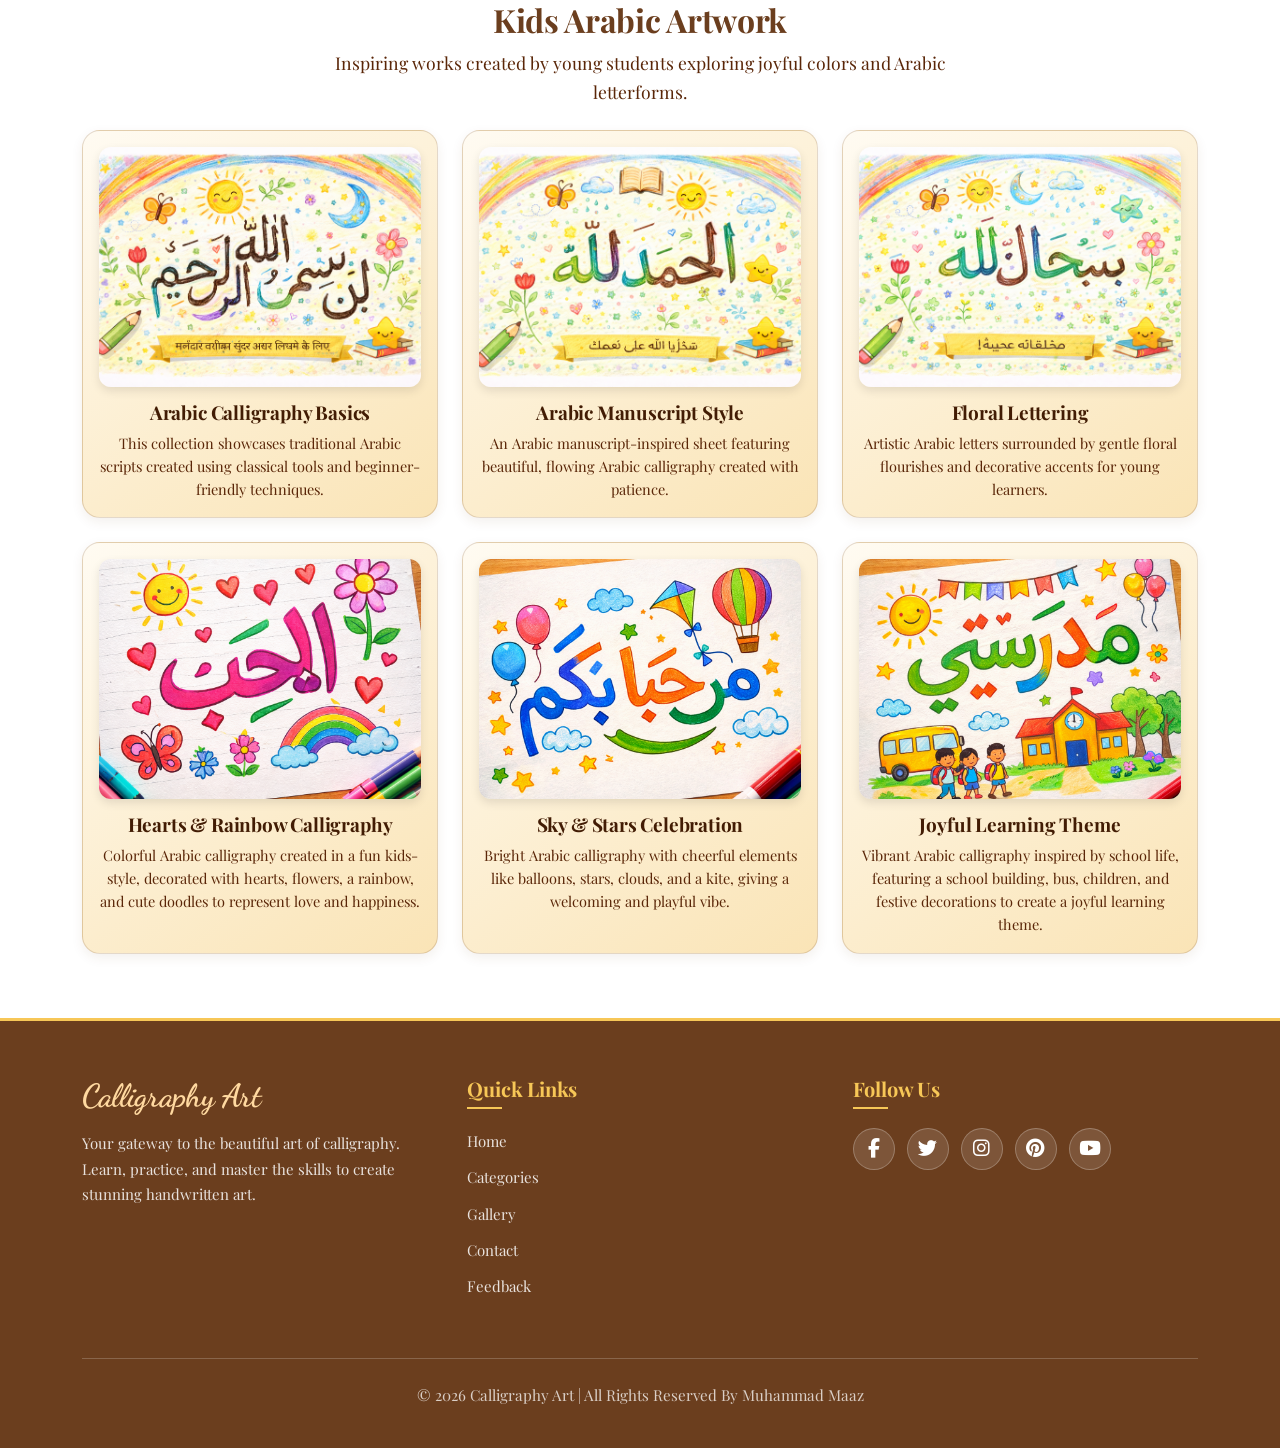
<file: kids-arabic.html>
<!DOCTYPE html>
<html lang="en">
<head>
  <meta charset="UTF-8">
  <meta name="viewport" content="width=device-width, initial-scale=1.0">
  <title>Calligraphy Art | Kids Arabic Calligraphy</title>

  <!-- Google Fonts -->
  <link rel="preconnect" href="https://fonts.googleapis.com">
  <link rel="preconnect" href="https://fonts.gstatic.com" crossorigin>
  <link href="https://fonts.googleapis.com/css2?family=Cinzel:wght@500;700&family=Dancing+Script:wght@600;700&family=Playfair+Display:ital,wght@0,500;0,700;1,400&family=Plus+Jakarta+Sans:wght@400;500;600;700&display=swap" rel="stylesheet">

  <!-- Bootstrap 5 CSS -->
  <link href="https://cdn.jsdelivr.net/npm/bootstrap@5.3.2/dist/css/bootstrap.min.css" rel="stylesheet">

  <!-- Font Awesome Icons -->
  <link rel="stylesheet" href="https://cdnjs.cloudflare.com/ajax/libs/font-awesome/6.5.0/css/all.min.css">

  <!-- Custom CSS -->
  <link rel="stylesheet" href="style.css">
</head>

<body>

<!-- NAVBAR -->
<nav class="navbar navbar-expand-lg custom-navbar navbar-dark sticky-top">
  <div class="container-fluid px-lg-4">
    <a class="navbar-brand d-flex align-items-center gap-2" href="index.html">
      <i class="fas fa-pen-nib brand-icon"></i>
      <span>Calligraphy Art</span>
    </a>

    <!-- Responsive Toggler -->
    <button class="navbar-toggler" type="button" data-bs-toggle="collapse" data-bs-target="#mainNavbar" aria-controls="mainNavbar" aria-expanded="false" aria-label="Toggle navigation">
      <span class="navbar-toggler-icon"></span>
    </button>

    <div class="collapse navbar-collapse justify-content-center" id="mainNavbar">
      <ul class="navbar-nav gap-2 gap-lg-3">
        <li class="nav-item"><a class="nav-link px-3" href="index.html">Home</a></li>
        <li class="nav-item dropdown">
          <a class="nav-link px-3 dropdown-toggle active" href="#" data-bs-toggle="dropdown">Categories</a>
          <ul class="dropdown-menu">
            <li><a class="dropdown-item fw-bold" href="catogries.html"><i class="fas fa-th-large me-2"></i>All Categories</a></li>
            <li><hr class="dropdown-divider border-secondary my-1"></li>
            <li class="dropdown-submenu">
              <a class="dropdown-item dropdown-toggle active" href="#">For Kids</a>
              <ul class="dropdown-menu">
                <li><a class="dropdown-item active" href="kids-arabic.html">Arabic</a></li>
                <li><a class="dropdown-item" href="kids-greek.html">Greek</a></li>
                <li><a class="dropdown-item" href="kids-indic.html">Indic</a></li>
              </ul>
            </li>
            <li class="dropdown-submenu">
              <a class="dropdown-item dropdown-toggle" href="#">For Elders</a>
              <ul class="dropdown-menu">
                <li><a class="dropdown-item" href="elders-arabic.html">Arabic</a></li>
                <li><a class="dropdown-item" href="elders-greek.html">Greek</a></li>
                <li><a class="dropdown-item" href="elders-indic.html">Indic</a></li>
              </ul>
            </li>
          </ul>
        </li>

        <li class="nav-item"><a class="nav-link px-3" href="gallery.html">Gallery</a></li>
        <li class="nav-item"><a class="nav-link px-3" href="contact.html">Contact</a></li>
        <li class="nav-item"><a class="nav-link px-3" href="feedback.html">Feedback</a></li>
      </ul>
    </div>
  </div>
</nav>

<!-- KIDS BANNER -->
<section id="kids" class="kidsbanner">
  <img src="Kids banner.png" alt="Kids Calligraphy Banner">
  <div class="banner-overlay">
    <h1 class="fw-bold">Kids Arabic Calligraphy</h1>
    <p>Fun • Creative • Easy to Learn</p>
  </div>
</section>

<!-- ABOUT KIDS CALLIGRAPHY -->
<section class="kids-calligraphy-about">
  <div class="about-container">
    <h2>About Kids Calligraphy</h2>
    <p>
      Kids calligraphy is a fun and creative way for children to learn beautiful writing while improving focus, confidence, and hand control. It helps kids explore letters through playful practice and artistic expression.
    </p>

    <!-- ABOUT KIDS ARABIC CALLIGRAPHY -->
    <h2>Kids Arabic Calligraphy</h2>
    <p>
      Kids Arabic Calligraphy is a fun and creative way for children to learn the Arabic alphabet through beautiful handwriting. It helps kids improve their handwriting, focus, and creativity while practicing how to write letters neatly. With simple strokes and easy patterns, children can enjoy learning Arabic in an artistic and exciting way.
    </p>
  </div>

  <!-- KIDS ROW CARDS -->
  <div class="kids-row-section">
    <div class="kids-row-container">
      <!-- CARD 1 -->
      <div class="kids-card">
        <img src="kids basic strokes arabic.png" alt="Basic Strokes">
        <h3>Basic Strokes</h3>
        <p>Kids learn simple lines, curves, and shapes.</p>
      </div>

      <!-- CARD 2 -->
      <div class="kids-card">
        <img src="kids alphabet practice.png" alt="Alphabet Practice">
        <h3>Alphabet Practice</h3>
        <p>Easy letter practice for neat writing.</p>
      </div>

      <!-- CARD 3 -->
      <div class="kids-card">
        <img src="kids name writing.png" alt="Name Writing">
        <h3>Name Writing</h3>
        <p>Kids enjoy writing their own names.</p>
      </div>

      <!-- CARD 4 -->
      <div class="kids-card">
        <img src="kids fun words.png" alt="Fun Words">
        <h3>Fun Words</h3>
        <p>Simple words to build confidence.</p>
      </div>
    </div>
  </div>
</section>

<!-- KIDS ARABIC ARTWORK -->
<section class="container my-5">
  <div class="text-center mb-4">
    <span class="category-badge"><i class="fas fa-palette me-1"></i> Student Gallery</span>
    <h2 style="color: var(--primary);">Kids Arabic Artwork</h2>
    <p style="color: var(--text-body); max-width: 700px; margin: 0 auto; font-size: 1.1rem;">
      Inspiring works created by young students exploring joyful colors and Arabic letterforms.
    </p>
  </div>

  <div class="row g-4">
    <div class="col-lg-4 col-md-6">
      <div class="artwork-card">
        <img src="kids arabic artwork 1.png" class="artwork-img" alt="Arabic Calligraphy 1">
        <h5 class="artwork-title">Arabic Calligraphy Basics</h5>
        <p class="artwork-desc">
          This collection showcases traditional Arabic scripts created using classical tools and beginner-friendly techniques.
        </p>
      </div>
    </div>

    <div class="col-lg-4 col-md-6">
      <div class="artwork-card">
        <img src="kids arabic artwork 2.png" class="artwork-img" alt="Arabic Manuscript">
        <h5 class="artwork-title">Arabic Manuscript Style</h5>
        <p class="artwork-desc">
          An Arabic manuscript-inspired sheet featuring beautiful, flowing Arabic calligraphy created with patience.
        </p>
      </div>
    </div>

    <div class="col-lg-4 col-md-6">
      <div class="artwork-card">
        <img src="kids arabic artwork 3.png" class="artwork-img" alt="Arabic Calligraphy 3">
        <h5 class="artwork-title">Floral Lettering</h5>
        <p class="artwork-desc">
          Artistic Arabic letters surrounded by gentle floral flourishes and decorative accents for young learners.
        </p>
      </div>
    </div>

    <div class="col-lg-4 col-md-6">
      <div class="artwork-card">
        <img src="kids arabic artwork 4.png" class="artwork-img" alt="Colorful Arabic Doodles">
        <h5 class="artwork-title">Hearts & Rainbow Calligraphy</h5>
        <p class="artwork-desc">
          Colorful Arabic calligraphy created in a fun kids-style, decorated with hearts, flowers, a rainbow, and cute doodles to represent love and happiness.
        </p>
      </div>
    </div>

    <div class="col-lg-4 col-md-6">
      <div class="artwork-card">
        <img src="kids arabic artwork 5.png" class="artwork-img" alt="Playful Arabic Art">
        <h5 class="artwork-title">Sky & Stars Celebration</h5>
        <p class="artwork-desc">
          Bright Arabic calligraphy with cheerful elements like balloons, stars, clouds, and a kite, giving a welcoming and playful vibe.
        </p>
      </div>
    </div>

    <div class="col-lg-4 col-md-6">
      <div class="artwork-card">
        <img src="kids arabic artwork 6.png" class="artwork-img" alt="School Theme Calligraphy">
        <h5 class="artwork-title">Joyful Learning Theme</h5>
        <p class="artwork-desc">
          Vibrant Arabic calligraphy inspired by school life, featuring a school building, bus, children, and festive decorations to create a joyful learning theme.
        </p>
      </div>
    </div>
  </div>
</section>

<!-- FOOTER -->
<footer>
  <div class="container">
    <div class="footer-container">
      <div class="footer-logo">
        <h3>Calligraphy Art</h3>
        <p>Your gateway to the beautiful art of calligraphy. Learn, practice, and master the skills to create stunning handwritten art.</p>
      </div>
      <div class="footer-links">
        <h4>Quick Links</h4>
        <ul>
          <li><a href="index.html">Home</a></li>
          <li><a href="catogries.html">Categories</a></li>
          <li><a href="gallery.html">Gallery</a></li>
          <li><a href="contact.html">Contact</a></li>
          <li><a href="feedback.html">Feedback</a></li>     
        </ul>
      </div>
      <div class="footer-social">
        <h4>Follow Us</h4>
        <div class="social-icons">
          <a href="#" aria-label="Facebook"><i class="fab fa-facebook-f"></i></a>
          <a href="#" aria-label="Twitter"><i class="fab fa-twitter"></i></a>
          <a href="#" aria-label="Instagram"><i class="fab fa-instagram"></i></a>
          <a href="#" aria-label="Pinterest"><i class="fab fa-pinterest"></i></a>
          <a href="#" aria-label="YouTube"><i class="fab fa-youtube"></i></a>
        </div>
      </div>
    </div>
    <div class="copyright">
      <p>&copy; 2026 Calligraphy Art | All Rights Reserved By Muhammad Maaz</p>
    </div>
  </div>
</footer>

<!-- Scripts -->
<script src="https://cdn.jsdelivr.net/npm/bootstrap@5.3.2/dist/js/bootstrap.bundle.min.js"></script>

</body>
</html>
</file>
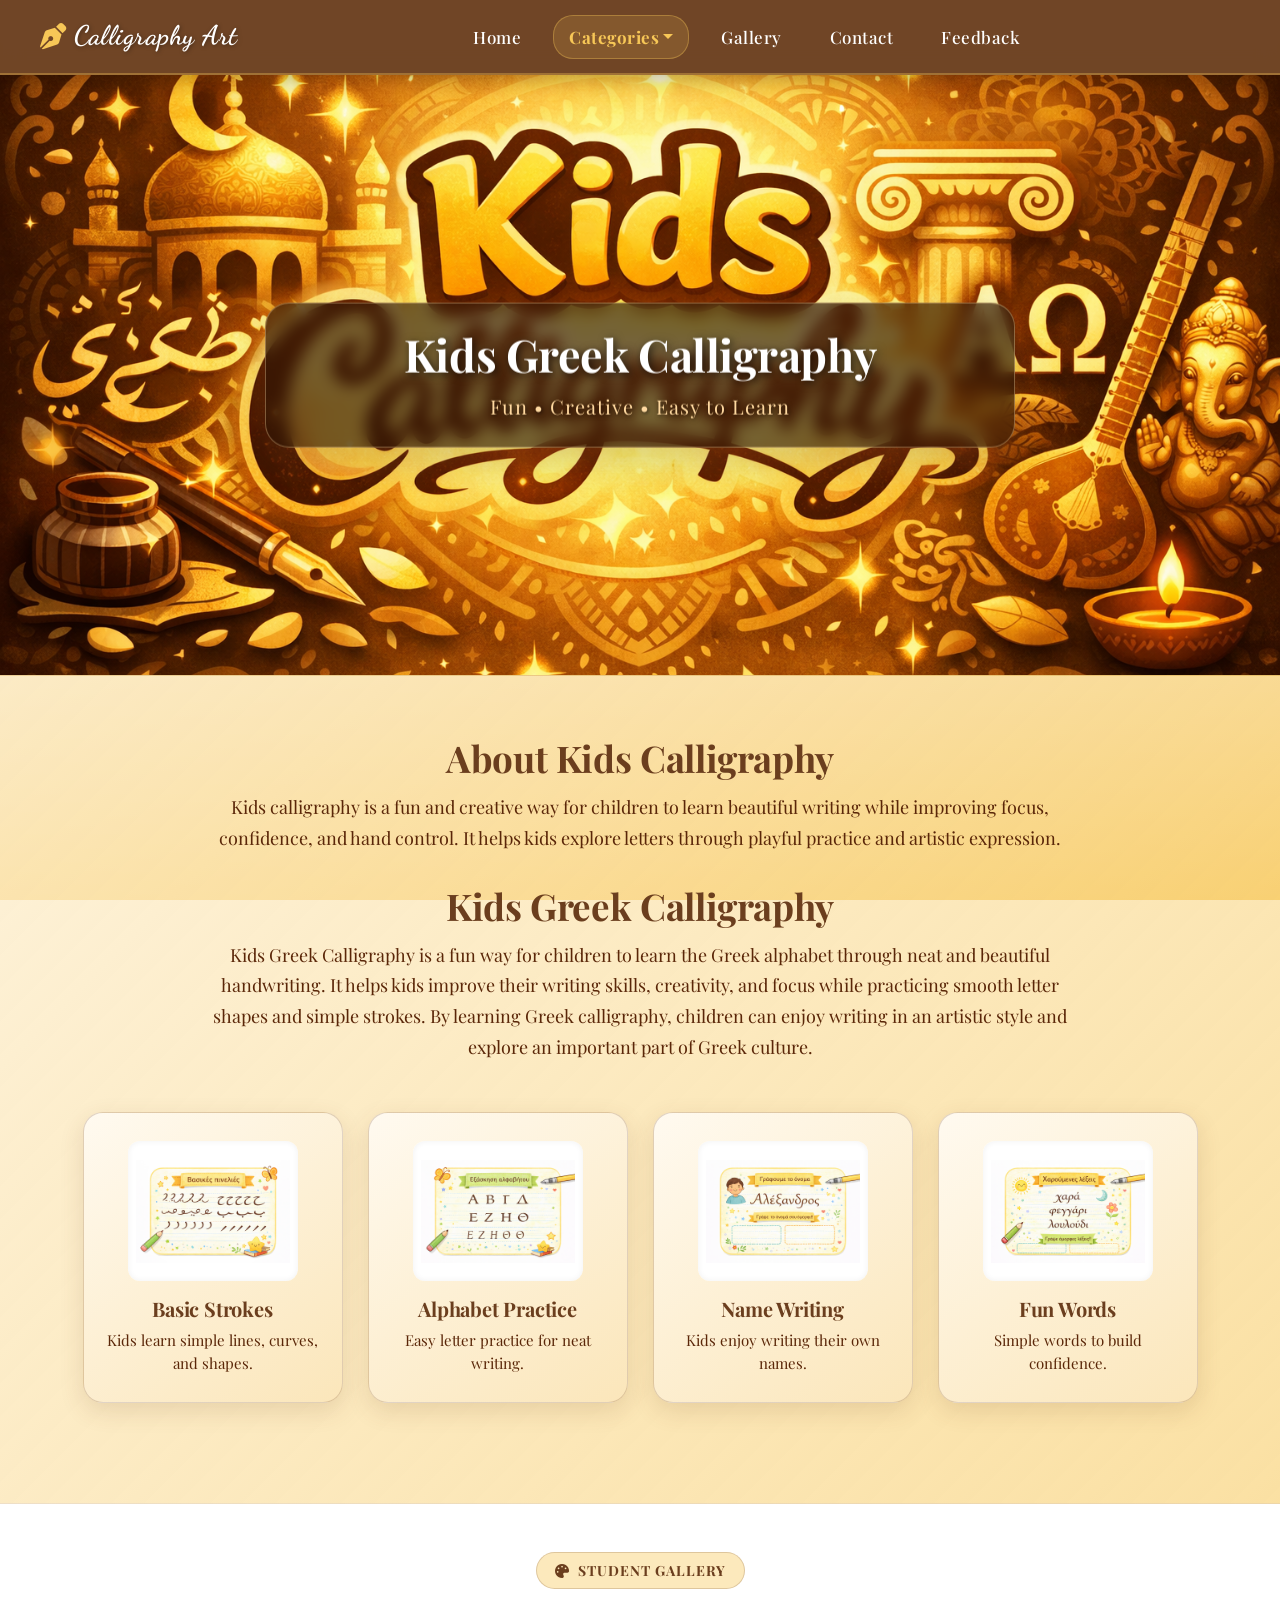
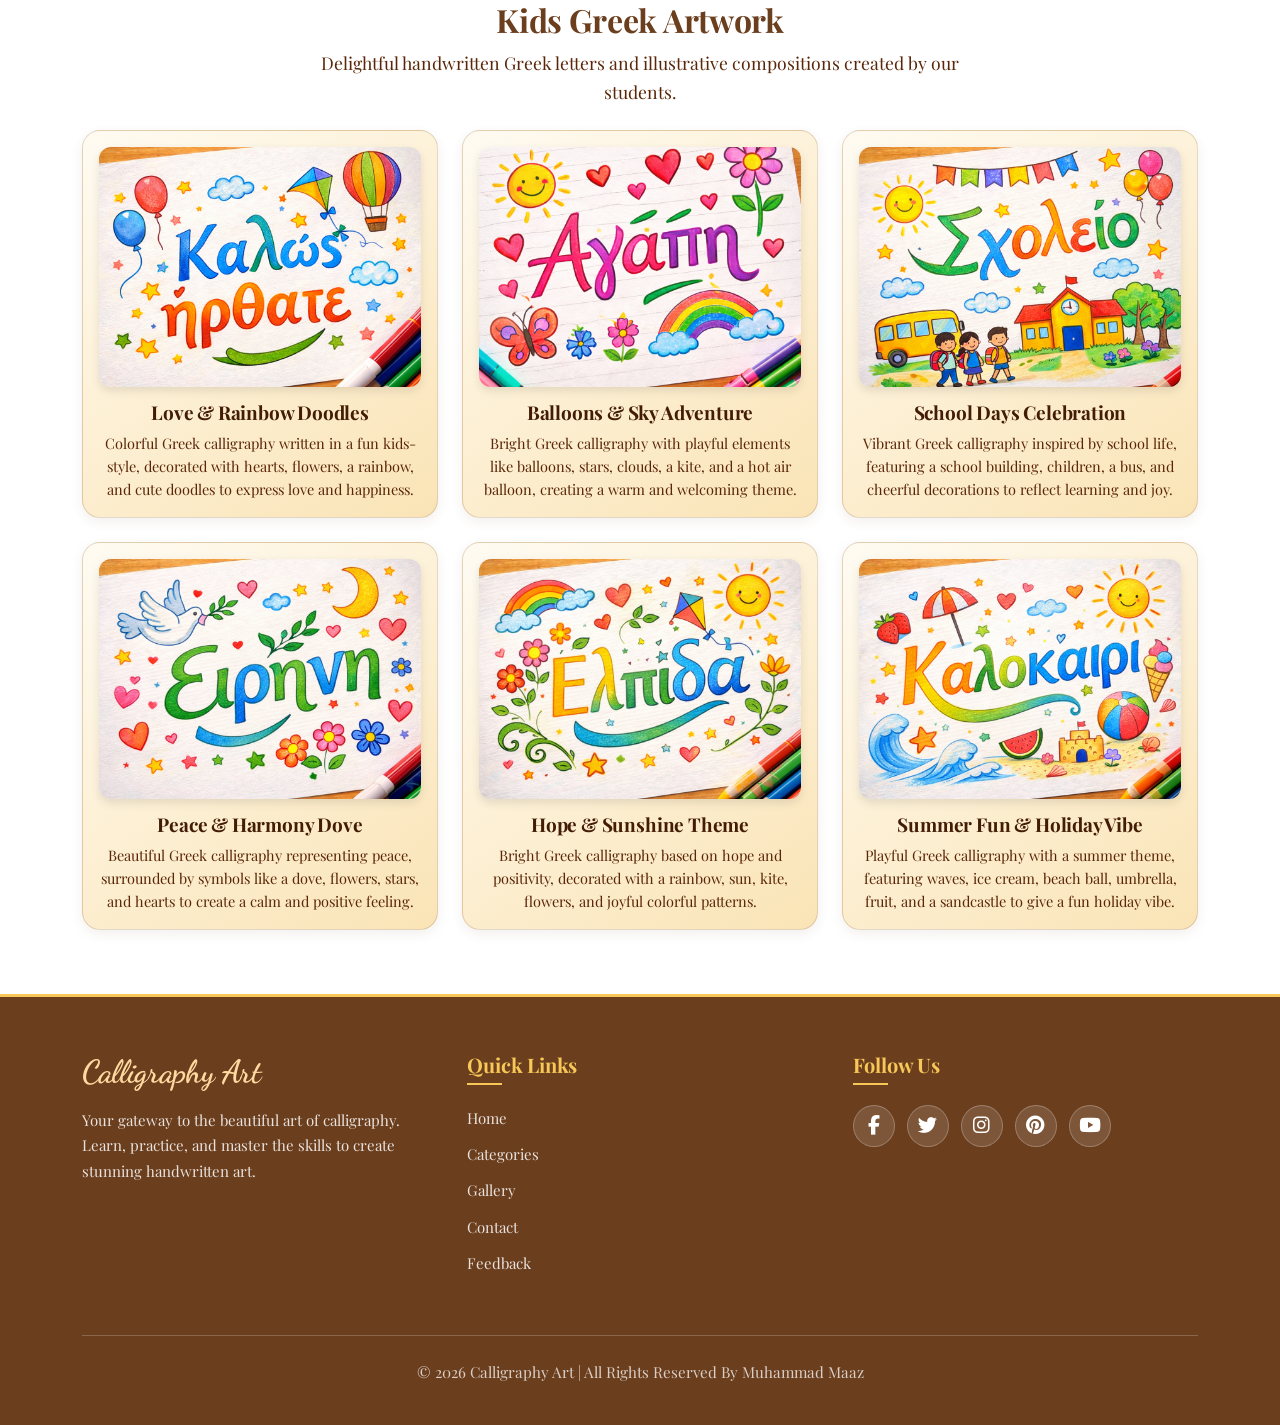
<file: kids-greek.html>
<!DOCTYPE html>
<html lang="en">
<head>
  <meta charset="UTF-8">
  <meta name="viewport" content="width=device-width, initial-scale=1.0">
  <title>Calligraphy Art | Kids Greek Calligraphy</title>

  <!-- Google Fonts -->
  <link rel="preconnect" href="https://fonts.googleapis.com">
  <link rel="preconnect" href="https://fonts.gstatic.com" crossorigin>
  <link href="https://fonts.googleapis.com/css2?family=Cinzel:wght@500;700&family=Dancing+Script:wght@600;700&family=Playfair+Display:ital,wght@0,500;0,700;1,400&family=Plus+Jakarta+Sans:wght@400;500;600;700&display=swap" rel="stylesheet">

  <!-- Bootstrap 5 CSS -->
  <link href="https://cdn.jsdelivr.net/npm/bootstrap@5.3.2/dist/css/bootstrap.min.css" rel="stylesheet">

  <!-- Font Awesome Icons -->
  <link rel="stylesheet" href="https://cdnjs.cloudflare.com/ajax/libs/font-awesome/6.5.0/css/all.min.css">

  <!-- Custom CSS -->
  <link rel="stylesheet" href="style.css">
</head>

<body>

<!-- NAVBAR -->
<nav class="navbar navbar-expand-lg custom-navbar navbar-dark sticky-top">
  <div class="container-fluid px-lg-4">
    <a class="navbar-brand d-flex align-items-center gap-2" href="index.html">
      <i class="fas fa-pen-nib brand-icon"></i>
      <span>Calligraphy Art</span>
    </a>

    <!-- Responsive Toggler -->
    <button class="navbar-toggler" type="button" data-bs-toggle="collapse" data-bs-target="#mainNavbar" aria-controls="mainNavbar" aria-expanded="false" aria-label="Toggle navigation">
      <span class="navbar-toggler-icon"></span>
    </button>

    <div class="collapse navbar-collapse justify-content-center" id="mainNavbar">
      <ul class="navbar-nav gap-2 gap-lg-3">
        <li class="nav-item"><a class="nav-link px-3" href="index.html">Home</a></li>
        <li class="nav-item dropdown">
          <a class="nav-link px-3 dropdown-toggle active" href="#" data-bs-toggle="dropdown">Categories</a>
          <ul class="dropdown-menu">
            <li><a class="dropdown-item fw-bold" href="catogries.html"><i class="fas fa-th-large me-2"></i>All Categories</a></li>
            <li><hr class="dropdown-divider border-secondary my-1"></li>
            <li class="dropdown-submenu">
              <a class="dropdown-item dropdown-toggle active" href="#">For Kids</a>
              <ul class="dropdown-menu">
                <li><a class="dropdown-item" href="kids-arabic.html">Arabic</a></li>
                <li><a class="dropdown-item active" href="kids-greek.html">Greek</a></li>
                <li><a class="dropdown-item" href="kids-indic.html">Indic</a></li>
              </ul>
            </li>
            <li class="dropdown-submenu">
              <a class="dropdown-item dropdown-toggle" href="#">For Elders</a>
              <ul class="dropdown-menu">
                <li><a class="dropdown-item" href="elders-arabic.html">Arabic</a></li>
                <li><a class="dropdown-item" href="elders-greek.html">Greek</a></li>
                <li><a class="dropdown-item" href="elders-indic.html">Indic</a></li>
              </ul>
            </li>
          </ul>
        </li>

        <li class="nav-item"><a class="nav-link px-3" href="gallery.html">Gallery</a></li>
        <li class="nav-item"><a class="nav-link px-3" href="contact.html">Contact</a></li>
        <li class="nav-item"><a class="nav-link px-3" href="feedback.html">Feedback</a></li>
      </ul>
    </div>
  </div>
</nav>

<!-- KIDS BANNER -->
<section id="kids" class="kidsbanner">
  <img src="Kids banner.png" alt="Kids Calligraphy Banner">
  <div class="banner-overlay">
    <h1 class="fw-bold">Kids Greek Calligraphy</h1>
    <p>Fun • Creative • Easy to Learn</p>
  </div>
</section>

<!-- ABOUT KIDS CALLIGRAPHY -->
<section class="kids-calligraphy-about">
  <div class="about-container">
    <h2>About Kids Calligraphy</h2>
    <p>
      Kids calligraphy is a fun and creative way for children to learn beautiful writing while improving focus, confidence, and hand control. It helps kids explore letters through playful practice and artistic expression.
    </p>

    <!-- ABOUT KIDS GREEK CALLIGRAPHY -->
    <h2>Kids Greek Calligraphy</h2>
    <p>
      Kids Greek Calligraphy is a fun way for children to learn the Greek alphabet through neat and beautiful handwriting. It helps kids improve their writing skills, creativity, and focus while practicing smooth letter shapes and simple strokes. By learning Greek calligraphy, children can enjoy writing in an artistic style and explore an important part of Greek culture.
    </p>
  </div>

  <!-- KIDS ROW CARDS -->
  <div class="kids-row-section">
    <div class="kids-row-container">
      <!-- CARD 1 -->
      <div class="kids-card">
        <img src="kids greek basic strokes.png" alt="Basic Strokes">
        <h3>Basic Strokes</h3>
        <p>Kids learn simple lines, curves, and shapes.</p>
      </div>

      <!-- CARD 2 -->
      <div class="kids-card">
        <img src="kids greek alphabet.png" alt="Alphabet Practice">
        <h3>Alphabet Practice</h3>
        <p>Easy letter practice for neat writing.</p>
      </div>

      <!-- CARD 3 -->
      <div class="kids-card">
        <img src="kids greek name writing.png" alt="Name Writing">
        <h3>Name Writing</h3>
        <p>Kids enjoy writing their own names.</p>
      </div>

      <!-- CARD 4 -->
      <div class="kids-card">
        <img src="kids greek fun words.png" alt="Fun Words">
        <h3>Fun Words</h3>
        <p>Simple words to build confidence.</p>
      </div>
    </div>
  </div>
</section>

<!-- KIDS GREEK ARTWORK -->
<section class="container my-5">
  <div class="text-center mb-4">
    <span class="category-badge"><i class="fas fa-palette me-1"></i> Student Gallery</span>
    <h2 style="color: var(--primary);">Kids Greek Artwork</h2>
    <p style="color: var(--text-body); max-width: 700px; margin: 0 auto; font-size: 1.1rem;">
      Delightful handwritten Greek letters and illustrative compositions created by our students.
    </p>
  </div>

  <div class="row g-4">
    <div class="col-lg-4 col-md-6">
      <div class="artwork-card">
        <img src="kids greek artwork  1.png" class="artwork-img" alt="Kids Greek Artwork 1">
        <h5 class="artwork-title">Love & Rainbow Doodles</h5>
        <p class="artwork-desc">
          Colorful Greek calligraphy written in a fun kids-style, decorated with hearts, flowers, a rainbow, and cute doodles to express love and happiness.
        </p>
      </div>
    </div>

    <div class="col-lg-4 col-md-6">
      <div class="artwork-card">
        <img src="kids greek artwork 2.png" class="artwork-img" alt="Kids Greek Artwork 2">
        <h5 class="artwork-title">Balloons & Sky Adventure</h5>
        <p class="artwork-desc">
          Bright Greek calligraphy with playful elements like balloons, stars, clouds, a kite, and a hot air balloon, creating a warm and welcoming theme.
        </p>
      </div>
    </div>

    <div class="col-lg-4 col-md-6">
      <div class="artwork-card">
        <img src="kids greek artwork  3.png" class="artwork-img" alt="Kids Greek Artwork 3">
        <h5 class="artwork-title">School Days Celebration</h5>
        <p class="artwork-desc">
          Vibrant Greek calligraphy inspired by school life, featuring a school building, children, a bus, and cheerful decorations to reflect learning and joy.
        </p>
      </div>
    </div>

    <div class="col-lg-4 col-md-6">
      <div class="artwork-card">
        <img src="kids greek artwork 4.png" class="artwork-img" alt="Kids Greek Artwork 4">
        <h5 class="artwork-title">Peace & Harmony Dove</h5>
        <p class="artwork-desc">
          Beautiful Greek calligraphy representing peace, surrounded by symbols like a dove, flowers, stars, and hearts to create a calm and positive feeling.
        </p>
      </div>
    </div>

    <div class="col-lg-4 col-md-6">
      <div class="artwork-card">
        <img src="kids greek artwork 5.png" class="artwork-img" alt="Kids Greek Artwork 5">
        <h5 class="artwork-title">Hope & Sunshine Theme</h5>
        <p class="artwork-desc">
          Bright Greek calligraphy based on hope and positivity, decorated with a rainbow, sun, kite, flowers, and joyful colorful patterns.
        </p>
      </div>
    </div>

    <div class="col-lg-4 col-md-6">
      <div class="artwork-card">
        <img src="kids greek artwork 6.png" class="artwork-img" alt="Kids Greek Artwork 6">
        <h5 class="artwork-title">Summer Fun & Holiday Vibe</h5>
        <p class="artwork-desc">
          Playful Greek calligraphy with a summer theme, featuring waves, ice cream, beach ball, umbrella, fruit, and a sandcastle to give a fun holiday vibe.
        </p>
      </div>
    </div>
  </div>
</section>

<!-- FOOTER -->
<footer>
  <div class="container">
    <div class="footer-container">
      <div class="footer-logo">
        <h3>Calligraphy Art</h3>
        <p>Your gateway to the beautiful art of calligraphy. Learn, practice, and master the skills to create stunning handwritten art.</p>
      </div>
      <div class="footer-links">
        <h4>Quick Links</h4>
        <ul>
          <li><a href="index.html">Home</a></li>
          <li><a href="catogries.html">Categories</a></li>
          <li><a href="gallery.html">Gallery</a></li>
          <li><a href="contact.html">Contact</a></li>
          <li><a href="feedback.html">Feedback</a></li>     
        </ul>
      </div>
      <div class="footer-social">
        <h4>Follow Us</h4>
        <div class="social-icons">
          <a href="#" aria-label="Facebook"><i class="fab fa-facebook-f"></i></a>
          <a href="#" aria-label="Twitter"><i class="fab fa-twitter"></i></a>
          <a href="#" aria-label="Instagram"><i class="fab fa-instagram"></i></a>
          <a href="#" aria-label="Pinterest"><i class="fab fa-pinterest"></i></a>
          <a href="#" aria-label="YouTube"><i class="fab fa-youtube"></i></a>
        </div>
      </div>
    </div>
    <div class="copyright">
      <p>&copy; 2026 Calligraphy Art | All Rights Reserved By Muhammad Maaz</p>
    </div>
  </div>
</footer>

<!-- Scripts -->
<script src="https://cdn.jsdelivr.net/npm/bootstrap@5.3.2/dist/js/bootstrap.bundle.min.js"></script>

</body>
</html>
</file>
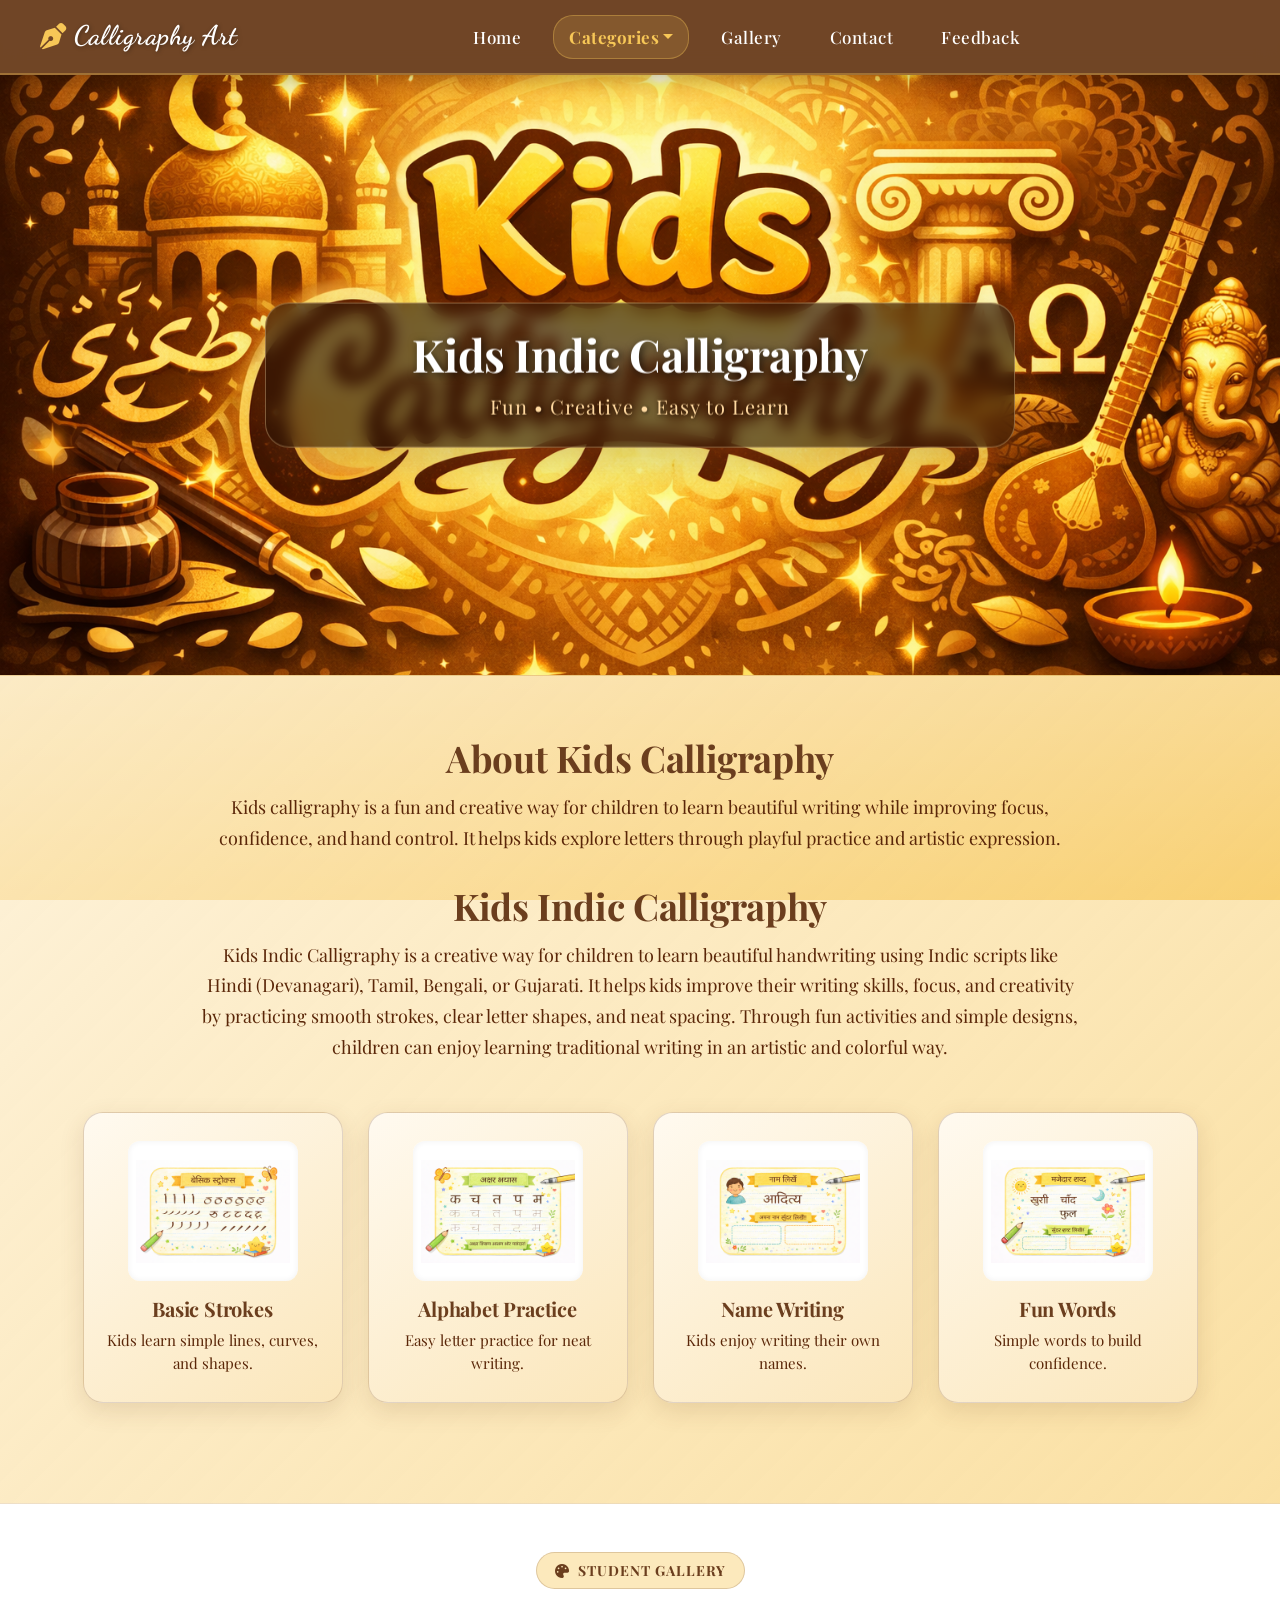
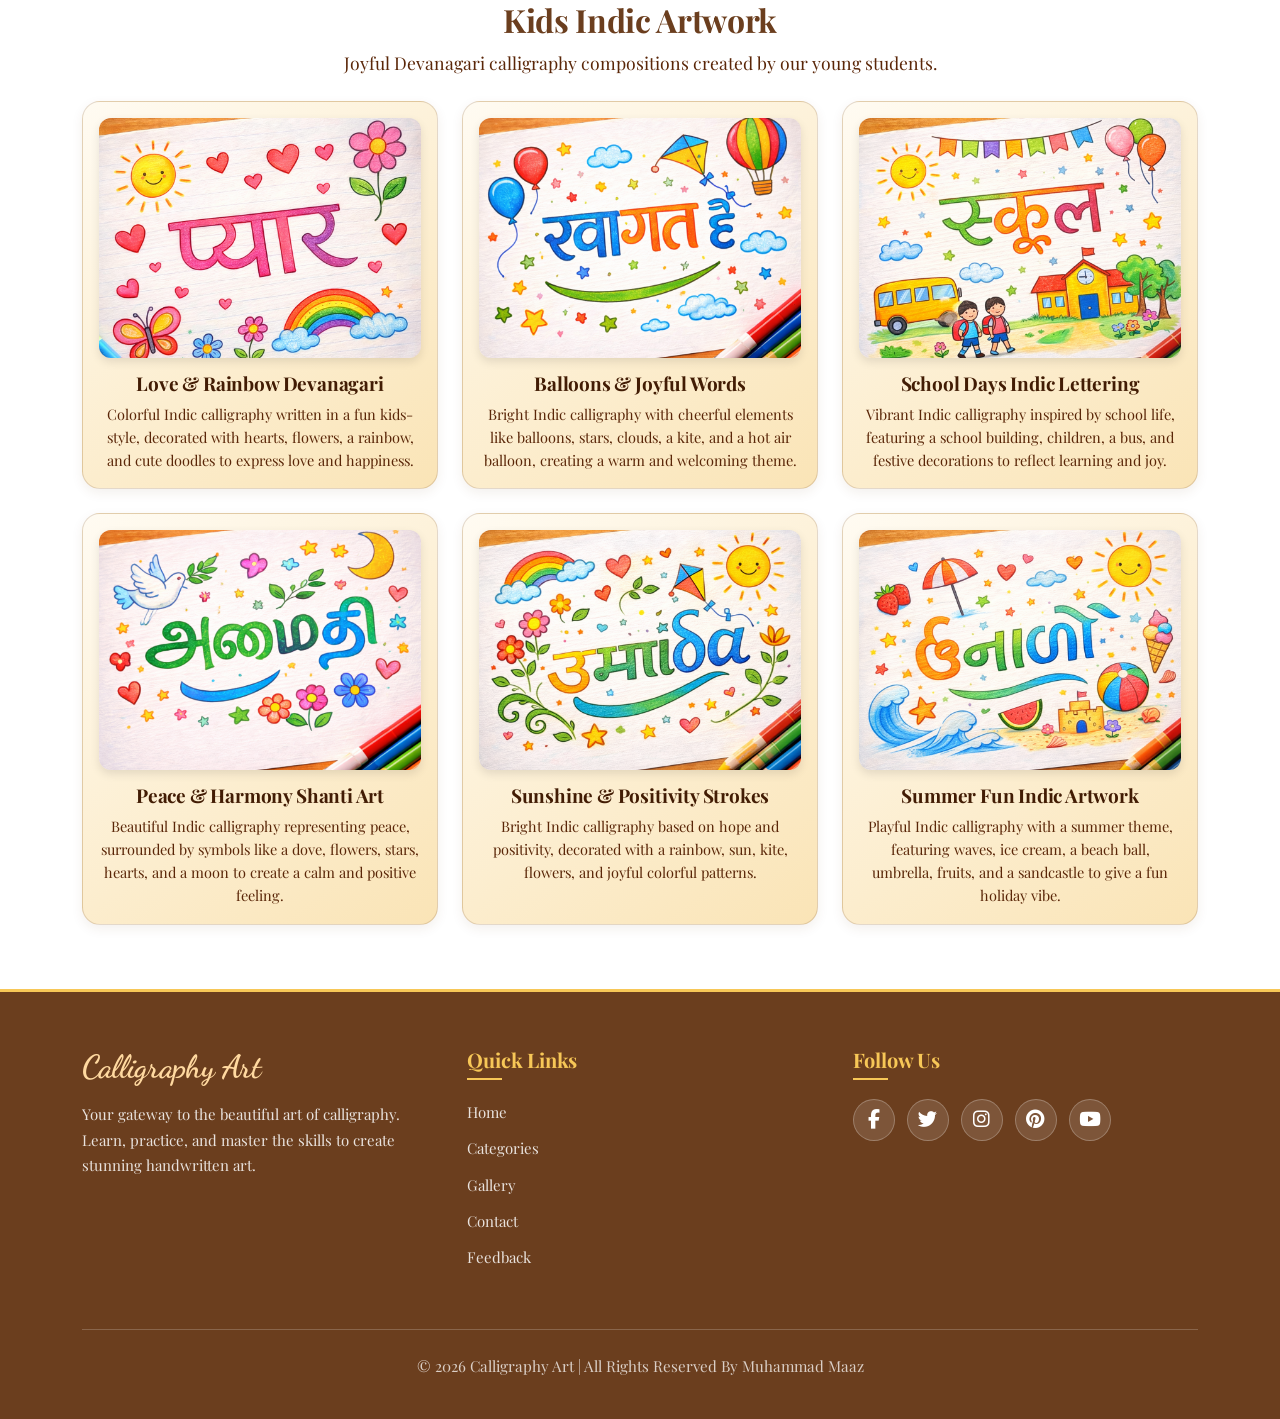
<file: kids-indic.html>
<!DOCTYPE html>
<html lang="en">
<head>
  <meta charset="UTF-8">
  <meta name="viewport" content="width=device-width, initial-scale=1.0">
  <title>Calligraphy Art | Kids Indic Calligraphy</title>

  <!-- Google Fonts -->
  <link rel="preconnect" href="https://fonts.googleapis.com">
  <link rel="preconnect" href="https://fonts.gstatic.com" crossorigin>
  <link href="https://fonts.googleapis.com/css2?family=Cinzel:wght@500;700&family=Dancing+Script:wght@600;700&family=Playfair+Display:ital,wght@0,500;0,700;1,400&family=Plus+Jakarta+Sans:wght@400;500;600;700&display=swap" rel="stylesheet">

  <!-- Bootstrap 5 CSS -->
  <link href="https://cdn.jsdelivr.net/npm/bootstrap@5.3.2/dist/css/bootstrap.min.css" rel="stylesheet">

  <!-- Font Awesome Icons -->
  <link rel="stylesheet" href="https://cdnjs.cloudflare.com/ajax/libs/font-awesome/6.5.0/css/all.min.css">

  <!-- Custom CSS -->
  <link rel="stylesheet" href="style.css">
</head>

<body>

<!-- NAVBAR -->
<nav class="navbar navbar-expand-lg custom-navbar navbar-dark sticky-top">
  <div class="container-fluid px-lg-4">
    <a class="navbar-brand d-flex align-items-center gap-2" href="index.html">
      <i class="fas fa-pen-nib brand-icon"></i>
      <span>Calligraphy Art</span>
    </a>

    <!-- Responsive Toggler -->
    <button class="navbar-toggler" type="button" data-bs-toggle="collapse" data-bs-target="#mainNavbar" aria-controls="mainNavbar" aria-expanded="false" aria-label="Toggle navigation">
      <span class="navbar-toggler-icon"></span>
    </button>

    <div class="collapse navbar-collapse justify-content-center" id="mainNavbar">
      <ul class="navbar-nav gap-2 gap-lg-3">
        <li class="nav-item"><a class="nav-link px-3" href="index.html">Home</a></li>
        <li class="nav-item dropdown">
          <a class="nav-link px-3 dropdown-toggle active" href="#" data-bs-toggle="dropdown">Categories</a>
          <ul class="dropdown-menu">
            <li><a class="dropdown-item fw-bold" href="catogries.html"><i class="fas fa-th-large me-2"></i>All Categories</a></li>
            <li><hr class="dropdown-divider border-secondary my-1"></li>
            <li class="dropdown-submenu">
              <a class="dropdown-item dropdown-toggle active" href="#">For Kids</a>
              <ul class="dropdown-menu">
                <li><a class="dropdown-item" href="kids-arabic.html">Arabic</a></li>
                <li><a class="dropdown-item" href="kids-greek.html">Greek</a></li>
                <li><a class="dropdown-item active" href="kids-indic.html">Indic</a></li>
              </ul>
            </li>
            <li class="dropdown-submenu">
              <a class="dropdown-item dropdown-toggle" href="#">For Elders</a>
              <ul class="dropdown-menu">
                <li><a class="dropdown-item" href="elders-arabic.html">Arabic</a></li>
                <li><a class="dropdown-item" href="elders-greek.html">Greek</a></li>
                <li><a class="dropdown-item" href="elders-indic.html">Indic</a></li>
              </ul>
            </li>
          </ul>
        </li>

        <li class="nav-item"><a class="nav-link px-3" href="gallery.html">Gallery</a></li>
        <li class="nav-item"><a class="nav-link px-3" href="contact.html">Contact</a></li>
        <li class="nav-item"><a class="nav-link px-3" href="feedback.html">Feedback</a></li>
      </ul>
    </div>
  </div>
</nav>

<!-- KIDS BANNER -->
<section id="kids" class="kidsbanner">
  <img src="Kids banner.png" alt="Kids Calligraphy Banner">
  <div class="banner-overlay">
    <h1 class="fw-bold">Kids Indic Calligraphy</h1>
    <p>Fun • Creative • Easy to Learn</p>
  </div>
</section>

<!-- ABOUT KIDS CALLIGRAPHY -->
<section class="kids-calligraphy-about">
  <div class="about-container">
    <h2>About Kids Calligraphy</h2>
    <p>
      Kids calligraphy is a fun and creative way for children to learn beautiful writing while improving focus, confidence, and hand control. It helps kids explore letters through playful practice and artistic expression.
    </p>

    <!-- ABOUT KIDS INDIC CALLIGRAPHY -->
    <h2>Kids Indic Calligraphy</h2>
    <p>
      Kids Indic Calligraphy is a creative way for children to learn beautiful handwriting using Indic scripts like Hindi (Devanagari), Tamil, Bengali, or Gujarati. It helps kids improve their writing skills, focus, and creativity by practicing smooth strokes, clear letter shapes, and neat spacing. Through fun activities and simple designs, children can enjoy learning traditional writing in an artistic and colorful way.
    </p>
  </div>

  <!-- KIDS ROW CARDS -->
  <div class="kids-row-section">
    <div class="kids-row-container">
      <!-- CARD 1 -->
      <div class="kids-card">
        <img src="kids indic basic strokes.png" alt="Basic Strokes">
        <h3>Basic Strokes</h3>
        <p>Kids learn simple lines, curves, and shapes.</p>
      </div>

      <!-- CARD 2 -->
      <div class="kids-card">
        <img src="kids indic alphabets.png" alt="Alphabet Practice">
        <h3>Alphabet Practice</h3>
        <p>Easy letter practice for neat writing.</p>
      </div>

      <!-- CARD 3 -->
      <div class="kids-card">
        <img src="kids indic name wriing.png" alt="Name Writing">
        <h3>Name Writing</h3>
        <p>Kids enjoy writing their own names.</p>
      </div>

      <!-- CARD 4 -->
      <div class="kids-card">
        <img src="kids indic fun words.png" alt="Fun Words">
        <h3>Fun Words</h3>
        <p>Simple words to build confidence.</p>
      </div>
    </div>
  </div>
</section>

<!-- KIDS INDIC ARTWORK -->
<section class="container my-5">
  <div class="text-center mb-4">
    <span class="category-badge"><i class="fas fa-palette me-1"></i> Student Gallery</span>
    <h2 style="color: var(--primary);">Kids Indic Artwork</h2>
    <p style="color: var(--text-body); max-width: 700px; margin: 0 auto; font-size: 1.1rem;">
      Joyful Devanagari calligraphy compositions created by our young students.
    </p>
  </div>

  <div class="row g-4">
    <div class="col-lg-4 col-md-6">
      <div class="artwork-card">
        <img src="kids indic artwork 1.png" class="artwork-img" alt="Kids Indic Artwork 1">
        <h5 class="artwork-title">Love & Rainbow Devanagari</h5>
        <p class="artwork-desc">
          Colorful Indic calligraphy written in a fun kids-style, decorated with hearts, flowers, a rainbow, and cute doodles to express love and happiness.
        </p>
      </div>
    </div>

    <div class="col-lg-4 col-md-6">
      <div class="artwork-card">
        <img src="kids indic artwork 2.png" class="artwork-img" alt="Kids Indic Artwork 2">
        <h5 class="artwork-title">Balloons & Joyful Words</h5>
        <p class="artwork-desc">
          Bright Indic calligraphy with cheerful elements like balloons, stars, clouds, a kite, and a hot air balloon, creating a warm and welcoming theme.
        </p>
      </div>
    </div>

    <div class="col-lg-4 col-md-6">
      <div class="artwork-card">
        <img src="kids indic artwork 3.png" class="artwork-img" alt="Kids Indic Artwork 3">
        <h5 class="artwork-title">School Days Indic Lettering</h5>
        <p class="artwork-desc">
          Vibrant Indic calligraphy inspired by school life, featuring a school building, children, a bus, and festive decorations to reflect learning and joy.
        </p>
      </div>
    </div>

    <div class="col-lg-4 col-md-6">
      <div class="artwork-card">
        <img src="kids indic artwork 4.png" class="artwork-img" alt="Kids Indic Artwork 4">
        <h5 class="artwork-title">Peace & Harmony Shanti Art</h5>
        <p class="artwork-desc">
          Beautiful Indic calligraphy representing peace, surrounded by symbols like a dove, flowers, stars, hearts, and a moon to create a calm and positive feeling.
        </p>
      </div>
    </div>

    <div class="col-lg-4 col-md-6">
      <div class="artwork-card">
        <img src="kids indic artwork 5.png" class="artwork-img" alt="Kids Indic Artwork 5">
        <h5 class="artwork-title">Sunshine & Positivity Strokes</h5>
        <p class="artwork-desc">
          Bright Indic calligraphy based on hope and positivity, decorated with a rainbow, sun, kite, flowers, and joyful colorful patterns.
        </p>
      </div>
    </div>

    <div class="col-lg-4 col-md-6">
      <div class="artwork-card">
        <img src="kids indic artwork 6.png" class="artwork-img" alt="Kids Indic Artwork 6">
        <h5 class="artwork-title">Summer Fun Indic Artwork</h5>
        <p class="artwork-desc">
          Playful Indic calligraphy with a summer theme, featuring waves, ice cream, a beach ball, umbrella, fruits, and a sandcastle to give a fun holiday vibe.
        </p>
      </div>
    </div>
  </div>
</section>

<!-- FOOTER -->
<footer>
  <div class="container">
    <div class="footer-container">
      <div class="footer-logo">
        <h3>Calligraphy Art</h3>
        <p>Your gateway to the beautiful art of calligraphy. Learn, practice, and master the skills to create stunning handwritten art.</p>
      </div>
      <div class="footer-links">
        <h4>Quick Links</h4>
        <ul>
          <li><a href="index.html">Home</a></li>
          <li><a href="catogries.html">Categories</a></li>
          <li><a href="gallery.html">Gallery</a></li>
          <li><a href="contact.html">Contact</a></li>
          <li><a href="feedback.html">Feedback</a></li>     
        </ul>
      </div>
      <div class="footer-social">
        <h4>Follow Us</h4>
        <div class="social-icons">
          <a href="#" aria-label="Facebook"><i class="fab fa-facebook-f"></i></a>
          <a href="#" aria-label="Twitter"><i class="fab fa-twitter"></i></a>
          <a href="#" aria-label="Instagram"><i class="fab fa-instagram"></i></a>
          <a href="#" aria-label="Pinterest"><i class="fab fa-pinterest"></i></a>
          <a href="#" aria-label="YouTube"><i class="fab fa-youtube"></i></a>
        </div>
      </div>
    </div>
    <div class="copyright">
      <p>&copy; 2026 Calligraphy Art | All Rights Reserved By Muhammad Maaz</p>
    </div>
  </div>
</footer>

<!-- Scripts -->
<script src="https://cdn.jsdelivr.net/npm/bootstrap@5.3.2/dist/js/bootstrap.bundle.min.js"></script>

</body>
</html>
</file>
<file: style.css>
/* ==========================================================================
   CALLIGRAPHY ART - COMPREHENSIVE STYLESHEET
   Refined design system: Warm Parchment, Terracotta & Deep Walnut
   ========================================================================== */

/* ---------- 1. CSS VARIABLES & DESIGN TOKENS ---------- */
:root {
  /* Colors */
  --primary: #6B3E1E;
  --primary-dark: #4a2910;
  --primary-light: #8B5A2B;
  --accent-gold: #f7c757;
  --accent-gold-dark: #d9a42b;
  --accent-gold-light: #fdefd1;
  --secondary: #FFD9A0;
  --text-dark: #421c04;
  --text-body: #5a2608;
  --text-muted: #7d4825;
  --bg-parchment: #fffdf9;
  --bg-gradient-start: #fdefd1;
  --bg-gradient-end: #f7c757;

  /* Typography */
  --font-serif: 'Playfair Display', 'Georgia', serif;
  --font-cursive: 'Dancing Script', cursive;
  --font-display: 'Cinzel', 'Georgia', serif;
  --font-sans: 'Plus Jakarta Sans', system-ui, -apple-system, sans-serif;

  /* Shadows */
  --shadow-sm: 0 4px 12px rgba(107, 62, 30, 0.08);
  --shadow-md: 0 8px 24px rgba(107, 62, 30, 0.14);
  --shadow-lg: 0 16px 36px rgba(107, 62, 30, 0.22);
  --shadow-glow: 0 0 20px rgba(247, 199, 87, 0.45);

  /* Transitions */
  --transition: all 0.3s cubic-bezier(0.25, 0.8, 0.25, 1);
  --transition-fast: all 0.15s ease-in-out;
}

/* ---------- 2. BASE & RESET ---------- */
html {
  scroll-behavior: smooth;
}

body {
  margin: 0;
  padding: 0;
  font-family: var(--font-serif);
  color: var(--text-body);
  background: linear-gradient(180deg, #fff9ee 0%, #fdefd1 30%, #f7dca3 70%, #f7c757 100%);
  background-attachment: fixed;
  min-height: 100vh;
  overflow-x: hidden;
  line-height: 1.65;
}

h1, h2, h3, h4, h5, h6 {
  font-family: var(--font-serif);
  color: var(--text-dark);
  font-weight: 700;
  letter-spacing: -0.01em;
}

a {
  text-decoration: none;
  color: inherit;
  transition: var(--transition);
}

img {
  max-width: 100%;
  height: auto;
  display: block;
}

/* ---------- 3. NAVIGATION BAR ---------- */
.custom-navbar {
  background-color: rgba(107, 62, 30, 0.96) !important;
  backdrop-filter: blur(10px);
  -webkit-backdrop-filter: blur(10px);
  border-bottom: 2px solid rgba(247, 199, 87, 0.35);
  box-shadow: 0 4px 20px rgba(0, 0, 0, 0.25);
  padding: 0.65rem 1rem;
  transition: var(--transition);
  z-index: 1050;
}

.custom-navbar .navbar-brand {
  display: flex;
  align-items: center;
  gap: 10px;
  padding: 4px 0;
}

.custom-navbar .navbar-brand .brand-icon {
  font-size: 1.65rem;
  color: var(--accent-gold);
  transition: var(--transition);
}

.custom-navbar .navbar-brand:hover .brand-icon {
  transform: rotate(-15deg) scale(1.1);
  color: #fff;
}

.custom-navbar .navbar-brand span {
  font-family: var(--font-cursive);
  font-weight: 700;
  color: #ffffff;
  font-size: 27px;
  letter-spacing: 0.5px;
  text-shadow: 1px 1px 4px rgba(0, 0, 0, 0.4);
}

.custom-navbar .navbar-nav {
  align-items: center;
}

.custom-navbar .nav-link {
  color: #ffffff !important;
  font-size: 17px;
  font-weight: 500;
  letter-spacing: 0.5px;
  padding: 8px 16px !important;
  border-radius: 20px;
  transition: var(--transition);
  position: relative;
}

.custom-navbar .nav-link:hover {
  color: var(--secondary) !important;
  background-color: rgba(255, 255, 255, 0.1);
}

.custom-navbar .nav-link.active {
  color: var(--accent-gold) !important;
  font-weight: 700;
  background-color: rgba(247, 199, 87, 0.15);
  box-shadow: inset 0 0 0 1px rgba(247, 199, 87, 0.35);
}

/* Dropdown Menus */
.custom-navbar .dropdown-menu {
  background-color: #552d11;
  border: 1px solid rgba(247, 199, 87, 0.3);
  border-radius: 12px;
  box-shadow: var(--shadow-lg);
  padding: 8px 0;
  margin-top: 8px;
}

.custom-navbar .dropdown-item {
  color: #ffffff !important;
  font-size: 15px;
  padding: 9px 20px;
  transition: var(--transition);
  font-family: var(--font-sans);
}

.custom-navbar .dropdown-item:hover,
.custom-navbar .dropdown-item:focus {
  background-color: #7b451f;
  color: var(--secondary) !important;
  padding-left: 24px;
}

.custom-navbar .dropdown-item.active {
  background-color: #8b5126;
  color: var(--accent-gold) !important;
  font-weight: 600;
}

/* Nested Dropdowns for Categories (Desktop) */
.dropdown-submenu {
  position: relative;
}

@media (min-width: 992px) {
  .dropdown-submenu > .dropdown-menu {
    top: -4px;
    left: 100%;
    margin-left: 2px;
    display: none;
  }

  .dropdown-submenu:hover > .dropdown-menu {
    display: block;
    animation: fadeInSubmenu 0.2s ease forwards;
  }

  @keyframes fadeInSubmenu {
    from {
      opacity: 0;
      transform: translateX(-6px);
    }
    to {
      opacity: 1;
      transform: translateX(0);
    }
  }
}

/* Mobile Nested Dropdowns */
@media (max-width: 991.98px) {
  .dropdown-submenu > .dropdown-menu {
    position: static;
    margin-left: 1rem;
    margin-right: 1rem;
    border-left: 2px solid var(--accent-gold);
    border-radius: 6px;
    background-color: #44210a;
  }
  
  .custom-navbar .navbar-nav {
    padding: 1rem 0;
    gap: 8px;
  }
}

.navbar-toggler {
  border: 1px solid rgba(255, 255, 255, 0.4);
  padding: 6px 10px;
}

.navbar-toggler:focus {
  box-shadow: 0 0 0 3px rgba(247, 199, 87, 0.35);
}

/* ---------- 4. HERO & BANNER SECTIONS ---------- */

/* Home Banner */
.images {
  width: 100%;
  height: 85vh;
  min-height: 480px;
  max-height: 800px;
  overflow: hidden;
  position: relative;
}

.images img {
  width: 100%;
  height: 100%;
  object-fit: cover;
  object-position: center;
}

/* Glass Blur Explore Button */
.scroll-btn {
  position: absolute;
  left: 50%;
  bottom: 45px;
  transform: translateX(-50%);
  padding: 14px 38px;
  font-size: 18px;
  font-weight: 600;
  color: #ffffff;
  text-decoration: none;
  border-radius: 50px;
  border: 1px solid rgba(255, 255, 255, 0.65);
  background: rgba(70, 35, 10, 0.65);
  backdrop-filter: blur(10px);
  -webkit-backdrop-filter: blur(10px);
  letter-spacing: 1px;
  box-shadow: 0 8px 24px rgba(0, 0, 0, 0.35);
  transition: var(--transition);
  display: inline-flex;
  align-items: center;
  gap: 10px;
  z-index: 5;
}

.scroll-btn:hover {
  background: rgba(247, 199, 87, 0.35);
  border-color: #ffffff;
  color: #ffffff;
  transform: translateX(-50%) translateY(-3px) scale(1.05);
  box-shadow: 0 12px 32px rgba(0, 0, 0, 0.45);
}

/* Kids Banner */
.kidsbanner {
  width: 100%;
  height: 70vh;
  min-height: 380px;
  max-height: 600px;
  overflow: hidden;
  position: relative;
}

.kidsbanner img {
  width: 100%;
  height: 100%;
  object-fit: cover;
  object-position: center;
}

.kidsbanner .banner-overlay,
.kidsbanner-content {
  position: absolute;
  top: 50%;
  left: 50%;
  transform: translate(-50%, -50%);
  text-align: center;
  color: #ffffff;
  width: 90%;
  max-width: 750px;
  padding: 24px 32px;
  background: rgba(45, 20, 5, 0.65);
  backdrop-filter: blur(8px);
  -webkit-backdrop-filter: blur(8px);
  border-radius: 24px;
  border: 1px solid rgba(255, 217, 160, 0.35);
  box-shadow: var(--shadow-lg);
  z-index: 2;
}

.kidsbanner h1,
.banner-overlay h1 {
  font-size: 2.8rem;
  margin-bottom: 8px;
  color: #ffffff;
  text-shadow: 2px 2px 8px rgba(0, 0, 0, 0.7);
}

.kidsbanner p,
.banner-overlay p {
  font-size: 1.25rem;
  margin-bottom: 0;
  color: var(--secondary);
  text-shadow: 1px 1px 4px rgba(0, 0, 0, 0.6);
  letter-spacing: 1px;
}

/* Elders Banner */
.eldersbanner {
  width: 100%;
  height: 70vh;
  min-height: 380px;
  max-height: 600px;
  overflow: hidden;
  position: relative;
}

.eldersbanner img,
.eldersheading img {
  width: 100%;
  height: 100%;
  object-fit: cover;
  object-position: center;
}

.eldersbanner .banner-overlay,
.eldersbanner-content {
  position: absolute;
  top: 50%;
  left: 50%;
  transform: translate(-50%, -50%);
  text-align: center;
  color: #ffffff;
  width: 90%;
  max-width: 800px;
  padding: 24px 32px;
  background: rgba(35, 15, 4, 0.65);
  backdrop-filter: blur(8px);
  -webkit-backdrop-filter: blur(8px);
  border-radius: 24px;
  border: 1px solid rgba(255, 217, 160, 0.35);
  box-shadow: var(--shadow-lg);
  z-index: 2;
}

.eldersbanner h1,
.eldersbanner-content h1 {
  font-size: 2.8rem;
  margin-bottom: 8px;
  color: #ffffff;
  text-shadow: 2px 2px 8px rgba(0, 0, 0, 0.7);
}

.eldersbanner p,
.eldersbanner-content p {
  font-size: 1.25rem;
  margin-bottom: 0;
  color: var(--secondary);
  letter-spacing: 0.5px;
}

/* Gallery Banner */
.gallery {
  width: 100%;
  height: 70vh;
  min-height: 380px;
  max-height: 600px;
  background-image: url("Gallery banner 2.png");
  background-repeat: no-repeat;
  background-size: cover;
  background-position: center;
  position: relative;
  display: flex;
  align-items: center;
  justify-content: center;
}

.gallery .gallery-hero-overlay {
  text-align: center;
  color: #ffffff;
  padding: 24px 32px;
  background: rgba(45, 20, 5, 0.65);
  backdrop-filter: blur(8px);
  -webkit-backdrop-filter: blur(8px);
  border-radius: 24px;
  border: 1px solid rgba(255, 217, 160, 0.35);
  max-width: 800px;
  margin: 0 15px;
  box-shadow: var(--shadow-lg);
}

.gallery-hero-overlay h1 {
  font-size: 2.8rem;
  color: #ffffff;
  margin-bottom: 8px;
}

.gallery-hero-overlay p {
  font-size: 1.2rem;
  color: var(--secondary);
  margin-bottom: 0;
}

/* Categories Hub Hero Banner */
.categories-hero {
  width: 100%;
  height: 60vh;
  min-height: 360px;
  max-height: 520px;
  background-image: url("Gallery banner.png");
  background-repeat: no-repeat;
  background-size: cover;
  background-position: center;
  position: relative;
  display: flex;
  align-items: center;
  justify-content: center;
}

.categories-hero-overlay {
  text-align: center;
  color: #ffffff;
  padding: 28px 36px;
  background: rgba(45, 20, 5, 0.7);
  backdrop-filter: blur(8px);
  -webkit-backdrop-filter: blur(8px);
  border-radius: 24px;
  border: 1px solid rgba(255, 217, 160, 0.35);
  max-width: 850px;
  margin: 0 15px;
  box-shadow: var(--shadow-lg);
}

.categories-hero-overlay h1 {
  font-size: 3rem;
  color: #ffffff;
  margin-bottom: 10px;
}

.categories-hero-overlay p {
  font-size: 1.25rem;
  color: var(--secondary);
  margin-bottom: 0;
}

/* ---------- 5. ABOUT SECTION (HOME) ---------- */
.about {
  padding: 70px 20px;
  color: var(--text-dark);
}

.about h2 {
  text-align: center;
  font-size: 2.6rem;
  margin-bottom: 15px;
  position: relative;
  display: block;
}

.about h2::after {
  content: '';
  display: block;
  width: 70px;
  height: 3px;
  background: var(--primary);
  margin: 10px auto 0 auto;
  border-radius: 2px;
}

.about-intro {
  text-align: center;
  font-size: 20px;
  font-style: italic;
  max-width: 850px;
  margin: 15px auto 50px auto;
  line-height: 1.8;
  color: var(--text-body);
}

.about-row {
  display: flex;
  align-items: center;
  justify-content: space-between;
  gap: 50px;
  max-width: 1100px;
  margin: 50px auto;
  padding: 30px;
  background: rgba(255, 255, 255, 0.55);
  backdrop-filter: blur(6px);
  border-radius: 20px;
  border: 1px solid rgba(107, 62, 30, 0.15);
  box-shadow: var(--shadow-sm);
  transition: var(--transition);
}

.about-row:hover {
  box-shadow: var(--shadow-md);
  transform: translateY(-4px);
}

.about-row:nth-of-type(even) {
  flex-direction: row-reverse;
}

.text-box {
  flex: 1.2;
}

.text-box h3 {
  font-size: 26px;
  margin-bottom: 14px;
  color: var(--primary);
}

.text-box p {
  line-height: 1.75;
  font-size: 17px;
  color: var(--text-body);
}

.image-box {
  flex: 1;
  display: flex;
  justify-content: center;
}

.image-box img {
  width: 100%;
  max-width: 440px;
  height: 280px;
  object-fit: cover;
  border-radius: 14px;
  box-shadow: var(--shadow-md);
  border: 3px solid rgba(255, 255, 255, 0.8);
  transition: var(--transition);
}

.image-box img:hover {
  transform: scale(1.03);
}

/* ---------- 6. KIDS INTRO SECTION ---------- */
.kids-calligraphy-about,
.kids-calliraphy-about {
  background: linear-gradient(135deg, rgba(253, 239, 209, 0.8), rgba(247, 199, 87, 0.55));
  padding: 60px 20px;
  border-top: 1px solid rgba(107, 62, 30, 0.1);
  border-bottom: 1px solid rgba(107, 62, 30, 0.1);
}

.about-container {
  max-width: 1000px;
  margin: auto;
  text-align: center;
  color: var(--text-dark);
}

.about-container h2 {
  font-size: 2.3rem;
  margin-bottom: 12px;
  color: var(--primary);
}

.about-container p {
  font-size: 18px;
  line-height: 1.7;
  max-width: 880px;
  margin: 0 auto 30px auto;
  color: var(--text-body);
}

/* ---------- ELDERS CALLIGRAPHY ABOUT SECTION ---------- */
.elders-calligraphy-about {
  background: linear-gradient(135deg, rgba(253, 239, 209, 0.75), rgba(247, 199, 87, 0.45));
  padding: 60px 20px;
  border-top: 1px solid rgba(107, 62, 30, 0.12);
  border-bottom: 1px solid rgba(107, 62, 30, 0.12);
}

.elders-about-card {
  max-width: 920px;
  margin: 0 auto;
  background: rgba(255, 255, 255, 0.7);
  backdrop-filter: blur(8px);
  -webkit-backdrop-filter: blur(8px);
  border: 1px solid rgba(107, 62, 30, 0.18);
  border-radius: 22px;
  padding: 42px 36px;
  box-shadow: var(--shadow-sm);
  text-align: center;
}

.elders-about-card h2 {
  font-size: 2.2rem;
  color: var(--primary);
  margin-bottom: 14px;
  text-align: center;
}

.elders-about-card p {
  font-size: 17.5px;
  line-height: 1.8;
  color: var(--text-body);
  max-width: 820px;
  margin: 0 auto;
}

.elders-divider {
  width: 70px;
  height: 3px;
  background: var(--primary-light);
  margin: 28px auto;
  border-radius: 2px;
}

/* Kids Cards Row */
.kids-row-section {
  padding: 20px 0 40px 0;
}

.kids-row-container {
  display: flex;
  justify-content: center;
  gap: 25px;
  flex-wrap: wrap;
  max-width: 1200px;
  margin: 0 auto;
}

.kids-card {
  width: 260px;
  text-align: center;
  background: linear-gradient(145deg, #fffaf0, #fbe6ba);
  padding: 28px 20px;
  border-radius: 20px;
  border: 1px solid rgba(107, 62, 30, 0.2);
  box-shadow: var(--shadow-md);
  transition: var(--transition);
  display: flex;
  flex-direction: column;
  align-items: center;
}

.kids-card:hover {
  transform: translateY(-10px) scale(1.02);
  box-shadow: var(--shadow-lg);
  border-color: var(--primary-light);
}

.kids-card img {
  width: 170px;
  height: 140px;
  object-fit: contain;
  margin-bottom: 16px;
  border-radius: 12px;
  background: #ffffff;
  padding: 8px;
  box-shadow: inset 0 0 6px rgba(0, 0, 0, 0.06);
}

.kids-card h3 {
  color: var(--primary);
  font-size: 20px;
  margin-bottom: 8px;
}

.kids-card p {
  color: var(--text-body);
  font-size: 15px;
  line-height: 1.5;
  margin-bottom: 0;
}

/* ---------- 7. ARTWORK CARDS & GRID SYSTEM ---------- */
/* Dedicated class so Bootstrap grid columns are clean and not overridden */
.artwork-card {
  background: linear-gradient(145deg, #fffbf2, #fae4b6);
  border-radius: 18px;
  padding: 16px;
  border: 1px solid rgba(107, 62, 30, 0.18);
  box-shadow: var(--shadow-sm);
  transition: var(--transition);
  height: 100%;
  display: flex;
  flex-direction: column;
}

.artwork-card:hover {
  transform: translateY(-8px);
  box-shadow: var(--shadow-lg);
  border-color: var(--primary-light);
}

.artwork-img,
.kids-img,
.gallery-img {
  width: 100%;
  height: 240px;
  object-fit: cover;
  border-radius: 12px;
  box-shadow: 0 4px 10px rgba(0, 0, 0, 0.1);
  transition: var(--transition);
}

.artwork-card:hover .artwork-img,
.artwork-card:hover .kids-img,
.artwork-card:hover .gallery-img {
  transform: scale(1.02);
}

.artwork-title {
  margin-top: 14px;
  margin-bottom: 8px;
  font-size: 19px;
  font-weight: 700;
  text-align: center;
  color: var(--text-dark);
}

.artwork-desc {
  font-size: 14.5px;
  line-height: 1.6;
  text-align: center;
  color: var(--text-body);
  margin-bottom: 0;
  flex-grow: 1;
}

/* Also support legacy structure where .col-md-4 had direct content */
.container .row > .col-md-4:not(.has-clean-card) {
  margin-bottom: 24px;
}

/* ---------- 8. PRACTICE WORK SECTION ---------- */
.practice-card {
  background: #ffffff;
  padding: 14px;
  border-radius: 16px;
  box-shadow: var(--shadow-md);
  border: 1px solid rgba(107, 62, 30, 0.15);
  transition: var(--transition);
  height: 100%;
}

.practice-card:hover {
  transform: translateY(-6px);
  box-shadow: var(--shadow-lg);
}

.practice-card img {
  width: 100%;
  height: 250px;
  object-fit: cover;
  border-radius: 10px;
}

.practice-card h4 {
  font-size: 18px;
  margin-top: 12px;
  margin-bottom: 0;
}

.arabic-title { color: #5a1e00; }
.greek-title  { color: #1e3f66; }
.indic-title  { color: #6e260e; }

/* ---------- 9. CATEGORIES HUB PAGE STYLES ---------- */
.category-block {
  padding: 60px 0;
}

.category-block-header {
  text-align: center;
  max-width: 800px;
  margin: 0 auto 40px auto;
}

.category-badge {
  display: inline-block;
  padding: 6px 18px;
  font-size: 14px;
  font-weight: 700;
  letter-spacing: 1px;
  text-transform: uppercase;
  color: var(--primary);
  background: rgba(247, 199, 87, 0.4);
  border: 1px solid rgba(107, 62, 30, 0.2);
  border-radius: 30px;
  margin-bottom: 12px;
}

.category-card {
  background: linear-gradient(145deg, #fffbf2, #fae4b6);
  border-radius: 20px;
  overflow: hidden;
  border: 1px solid rgba(107, 62, 30, 0.2);
  box-shadow: var(--shadow-md);
  transition: var(--transition);
  height: 100%;
  display: flex;
  flex-direction: column;
}

.category-card:hover {
  transform: translateY(-8px);
  box-shadow: var(--shadow-lg);
}

.category-card-img-wrap {
  width: 100%;
  height: 220px;
  overflow: hidden;
  position: relative;
}

.category-card-img-wrap img {
  width: 100%;
  height: 100%;
  object-fit: cover;
  transition: var(--transition);
}

.category-card:hover .category-card-img-wrap img {
  transform: scale(1.06);
}

.category-card-body {
  padding: 24px 20px;
  display: flex;
  flex-direction: column;
  flex-grow: 1;
  text-align: center;
}

.category-card-title {
  font-size: 22px;
  color: var(--primary);
  margin-bottom: 10px;
}

.category-card-text {
  font-size: 15px;
  color: var(--text-body);
  line-height: 1.6;
  margin-bottom: 20px;
  flex-grow: 1;
}

.category-card-btn {
  display: inline-block;
  padding: 10px 24px;
  background: var(--primary);
  color: #ffffff !important;
  font-weight: 600;
  font-size: 15px;
  border-radius: 30px;
  border: 1px solid var(--primary-dark);
  transition: var(--transition);
  text-decoration: none;
}

.category-card-btn:hover {
  background: var(--primary-light);
  color: var(--secondary) !important;
  transform: translateY(-2px);
  box-shadow: 0 6px 16px rgba(107, 62, 30, 0.3);
}

/* ---------- 10. CTA SECTION (GALLERY) ---------- */
.cta-container {
  max-width: 820px;
  padding: 45px 50px;
  margin: 0 auto;
  border: 2px solid var(--primary);
  border-radius: 25px;
  background: linear-gradient(135deg, #fff9ee, #fbe3ae);
  box-shadow: var(--shadow-md);
  text-align: center;
}

.cta-heading {
  font-size: 38px;
  text-align: center;
  color: var(--text-dark);
  margin-bottom: 15px;
}

.cta-paragraph {
  text-align: center;
  font-size: 17px;
  color: var(--text-body);
  max-width: 650px;
  margin: 0 auto 28px auto;
  line-height: 1.7;
}

.cta-btn-container {
  display: flex;
  justify-content: center;
  align-items: center;
}

.cta-btn {
  display: inline-block;
  padding: 14px 40px;
  font-size: 18px;
  font-weight: 600;
  color: #ffffff !important;
  text-decoration: none;
  border-radius: 40px;
  border: 1px solid rgba(255, 255, 255, 0.4);
  background: var(--primary);
  box-shadow: var(--shadow-md);
  letter-spacing: 0.5px;
  transition: var(--transition);
  cursor: pointer;
}

.cta-btn:hover {
  background: var(--primary-dark);
  transform: translateY(-3px) scale(1.03);
  box-shadow: var(--shadow-lg);
  color: var(--secondary) !important;
}

/* ---------- 11. CONTACT & LOCATION SECTION ---------- */
.contact-section-container {
  max-width: 1100px;
  margin: 40px auto;
}

.contact-card,
.location-card {
  background: linear-gradient(145deg, #fffaf1, #fbe8bf);
  padding: 35px 30px;
  border-radius: 22px;
  border: 1px solid rgba(107, 62, 30, 0.2);
  box-shadow: var(--shadow-md);
  height: 100%;
}

.contact-card h2,
.location-card h2,
#h1,
.location {
  font-size: 28px;
  color: var(--primary);
  margin-bottom: 20px;
  text-align: center;
  margin-left: 0 !important;
}

.form-control {
  border: 1.5px solid var(--primary);
  background-color: #ffffff;
  padding: 12px 16px;
  font-size: 15px;
  border-radius: 10px;
  color: var(--text-dark);
  transition: var(--transition-fast);
}

.form-control:focus {
  border-color: var(--primary-light);
  box-shadow: 0 0 0 4px rgba(107, 62, 30, 0.18);
  outline: none;
}

.form-control::placeholder {
  color: #9c7b64;
}

.form-btn {
  text-align: right;
  margin-top: 15px;
}

.form-btn button,
.custom-submit-btn {
  background: var(--primary);
  border: 2px solid var(--primary-dark);
  color: #ffffff;
  padding: 10px 32px;
  font-weight: 600;
  font-size: 16px;
  border-radius: 30px;
  transition: var(--transition);
  cursor: pointer;
}

.form-btn button:hover,
.custom-submit-btn:hover {
  background: var(--primary-dark);
  color: var(--secondary);
  transform: translateY(-2px);
  box-shadow: var(--shadow-sm);
}

#map {
  width: 100%;
  height: 330px;
  border: 2px solid var(--primary);
  border-radius: 14px;
  margin-left: 0 !important;
  box-shadow: inset 0 0 8px rgba(0, 0, 0, 0.15);
  z-index: 1;
}

.contact-info-list {
  list-style: none;
  padding: 0;
  margin: 20px 0 0 0;
}

.contact-info-list li {
  display: flex;
  align-items: center;
  gap: 12px;
  margin-bottom: 12px;
  font-size: 15px;
  color: var(--text-dark);
}

.contact-info-list li i {
  color: var(--primary);
  font-size: 18px;
  width: 24px;
  text-align: center;
}

/* Success notification message */
.form-success-banner {
  display: none;
  padding: 14px 18px;
  border-radius: 10px;
  background-color: #d4edda;
  border: 1px solid #c3e6cb;
  color: #155724;
  margin-bottom: 16px;
  font-size: 15px;
  animation: fadeInDown 0.3s ease;
}

@keyframes fadeInDown {
  from { opacity: 0; transform: translateY(-8px); }
  to { opacity: 1; transform: translateY(0); }
}

/* ---------- 12. FEEDBACK SECTION ---------- */
#feedback,
.feedback-section {
  padding: 60px 15px;
}

.feedback-card {
  max-width: 600px;
  margin: 0 auto;
  background: linear-gradient(145deg, #fffaf1, #fbe8bf);
  padding: 40px 35px;
  border-radius: 24px;
  border: 1px solid rgba(107, 62, 30, 0.2);
  box-shadow: var(--shadow-lg);
}

.feedback-card h2 {
  text-align: center;
  margin-bottom: 10px;
  color: var(--primary);
  font-size: 32px;
}

.feedback-card p.feedback-sub {
  text-align: center;
  font-size: 16px;
  color: var(--text-body);
  margin-bottom: 25px;
}

/* Interactive Star Rating */
.rating-group {
  display: flex;
  justify-content: center;
  gap: 10px;
  margin-bottom: 20px;
}

.rating-star {
  font-size: 28px;
  color: #cca57a;
  cursor: pointer;
  transition: var(--transition-fast);
}

.rating-star:hover,
.rating-star.active {
  color: #f7a400;
  transform: scale(1.15);
}

/* Feedback Submit Button */
.feedback-card button[type="submit"] {
  width: 100%;
  padding: 12px;
  background: var(--primary);
  color: #ffffff;
  border: 2px solid var(--primary-dark);
  border-radius: 30px;
  font-size: 17px;
  font-weight: 600;
  cursor: pointer;
  transition: var(--transition);
  margin-top: 10px;
}

.feedback-card button[type="submit"]:hover {
  background: var(--primary-dark);
  color: var(--secondary);
  transform: translateY(-2px);
  box-shadow: var(--shadow-sm);
}

/* ---------- 13. FOOTER ---------- */
footer {
  background: var(--primary);
  color: #ffffff;
  padding: 3.5rem 0 1.5rem 0;
  margin-top: 4rem;
  border-top: 3px solid var(--accent-gold);
}

.footer-container {
  display: grid;
  grid-template-columns: repeat(auto-fit, minmax(260px, 1fr));
  gap: 2.5rem;
}

.footer-logo h3 {
  font-family: var(--font-cursive);
  color: var(--secondary);
  font-size: 32px;
  margin-bottom: 1rem;
}

.footer-logo p {
  color: rgba(255, 255, 255, 0.85);
  font-size: 15px;
  line-height: 1.7;
}

.footer-links h4,
.footer-social h4 {
  color: var(--accent-gold);
  font-size: 20px;
  margin-bottom: 1.2rem;
  position: relative;
  display: inline-block;
}

.footer-links h4::after,
.footer-social h4::after {
  content: '';
  display: block;
  width: 35px;
  height: 2px;
  background: var(--accent-gold);
  margin-top: 6px;
}

.footer-links ul {
  list-style: none;
  padding: 0;
  margin: 0;
}

.footer-links li {
  margin-bottom: 10px;
}

.footer-links a {
  color: rgba(255, 255, 255, 0.85);
  text-decoration: none;
  font-size: 15px;
  display: inline-block;
  transition: var(--transition);
}

.footer-links a:hover {
  color: var(--accent-gold);
  transform: translateX(6px);
}

.social-icons {
  display: flex;
  gap: 12px;
  flex-wrap: wrap;
}

.social-icons a {
  color: #ffffff;
  font-size: 1.2rem;
  width: 42px;
  height: 42px;
  display: inline-flex;
  align-items: center;
  justify-content: center;
  border-radius: 50%;
  background: rgba(255, 255, 255, 0.12);
  border: 1px solid rgba(255, 255, 255, 0.25);
  transition: var(--transition);
}

.social-icons a:hover {
  color: var(--primary);
  background: var(--accent-gold);
  border-color: var(--accent-gold);
  transform: translateY(-4px);
  box-shadow: 0 4px 12px rgba(0, 0, 0, 0.3);
}

.copyright {
  text-align: center;
  margin-top: 3rem;
  border-top: 1px solid rgba(255, 255, 255, 0.2);
  padding-top: 1.5rem;
  font-size: 0.95rem;
  color: rgba(255, 255, 255, 0.75);
}

/* ---------- 14. RESPONSIVE MEDIA QUERIES ---------- */
@media (max-width: 991.98px) {
  .about-row,
  .about-row:nth-of-type(even) {
    flex-direction: column;
    text-align: center;
    gap: 30px;
  }

  .text-box {
    order: 2;
  }

  .image-box {
    order: 1;
  }

  .images,
  .kidsbanner,
  .eldersbanner,
  .gallery,
  .categories-hero {
    height: 55vh;
  }

  .kidsbanner h1,
  .eldersbanner h1,
  .gallery-hero-overlay h1,
  .categories-hero-overlay h1 {
    font-size: 2.2rem;
  }
}

@media (max-width: 768px) {
  .images,
  .kidsbanner,
  .eldersbanner,
  .gallery,
  .categories-hero {
    height: 48vh;
    min-height: 320px;
  }

  .scroll-btn {
    font-size: 15px;
    padding: 10px 24px;
    bottom: 25px;
  }

  .kidsbanner h1,
  .eldersbanner h1,
  .gallery-hero-overlay h1,
  .categories-hero-overlay h1 {
    font-size: 1.7rem;
  }

  .kidsbanner p,
  .eldersbanner p,
  .gallery-hero-overlay p,
  .categories-hero-overlay p {
    font-size: 0.95rem;
  }

  .kids-card {
    width: 100%;
    max-width: 320px;
  }

  .cta-heading {
    font-size: 28px;
  }

  .cta-container {
    padding: 30px 20px;
  }

  .about {
    padding: 40px 15px;
  }

  .about h2 {
    font-size: 2rem;
  }

  .about-intro {
    font-size: 16px;
    margin-bottom: 30px;
  }

  .elders-about-card {
    padding: 28px 18px;
  }

  .elders-about-card h2 {
    font-size: 1.7rem;
  }

  .elders-about-card p {
    font-size: 15.5px;
  }

  .practice-card img {
    height: 210px;
  }

  .contact-card,
  .location-card {
    padding: 25px 20px;
  }

  #map {
    height: 280px;
  }

  .form-btn {
    text-align: center;
  }
}

@media (max-width: 576px) {
  .footer-container {
    text-align: center;
  }

  .footer-links h4::after,
  .footer-social h4::after {
    margin: 6px auto 0 auto;
  }

  .social-icons {
    justify-content: center;
  }

  .kids-card {
    max-width: 100%;
  }
}
</file>
